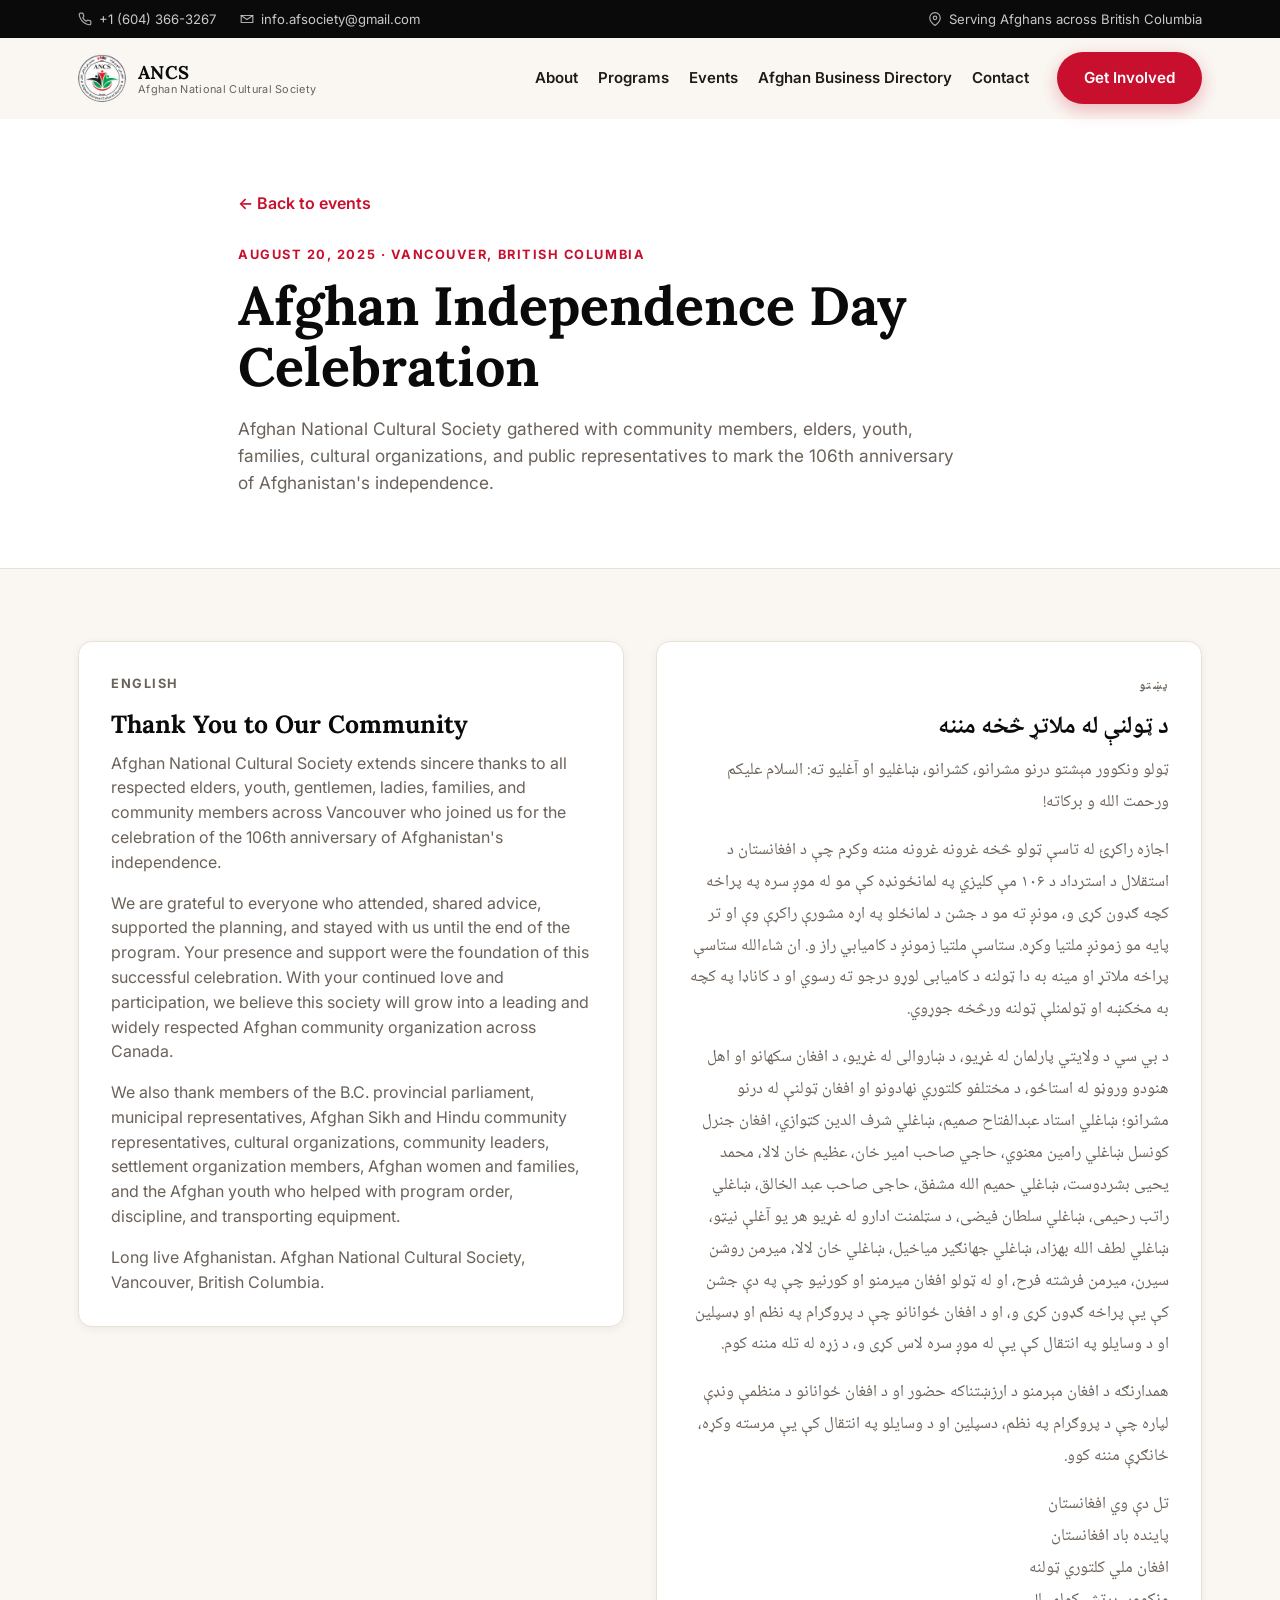
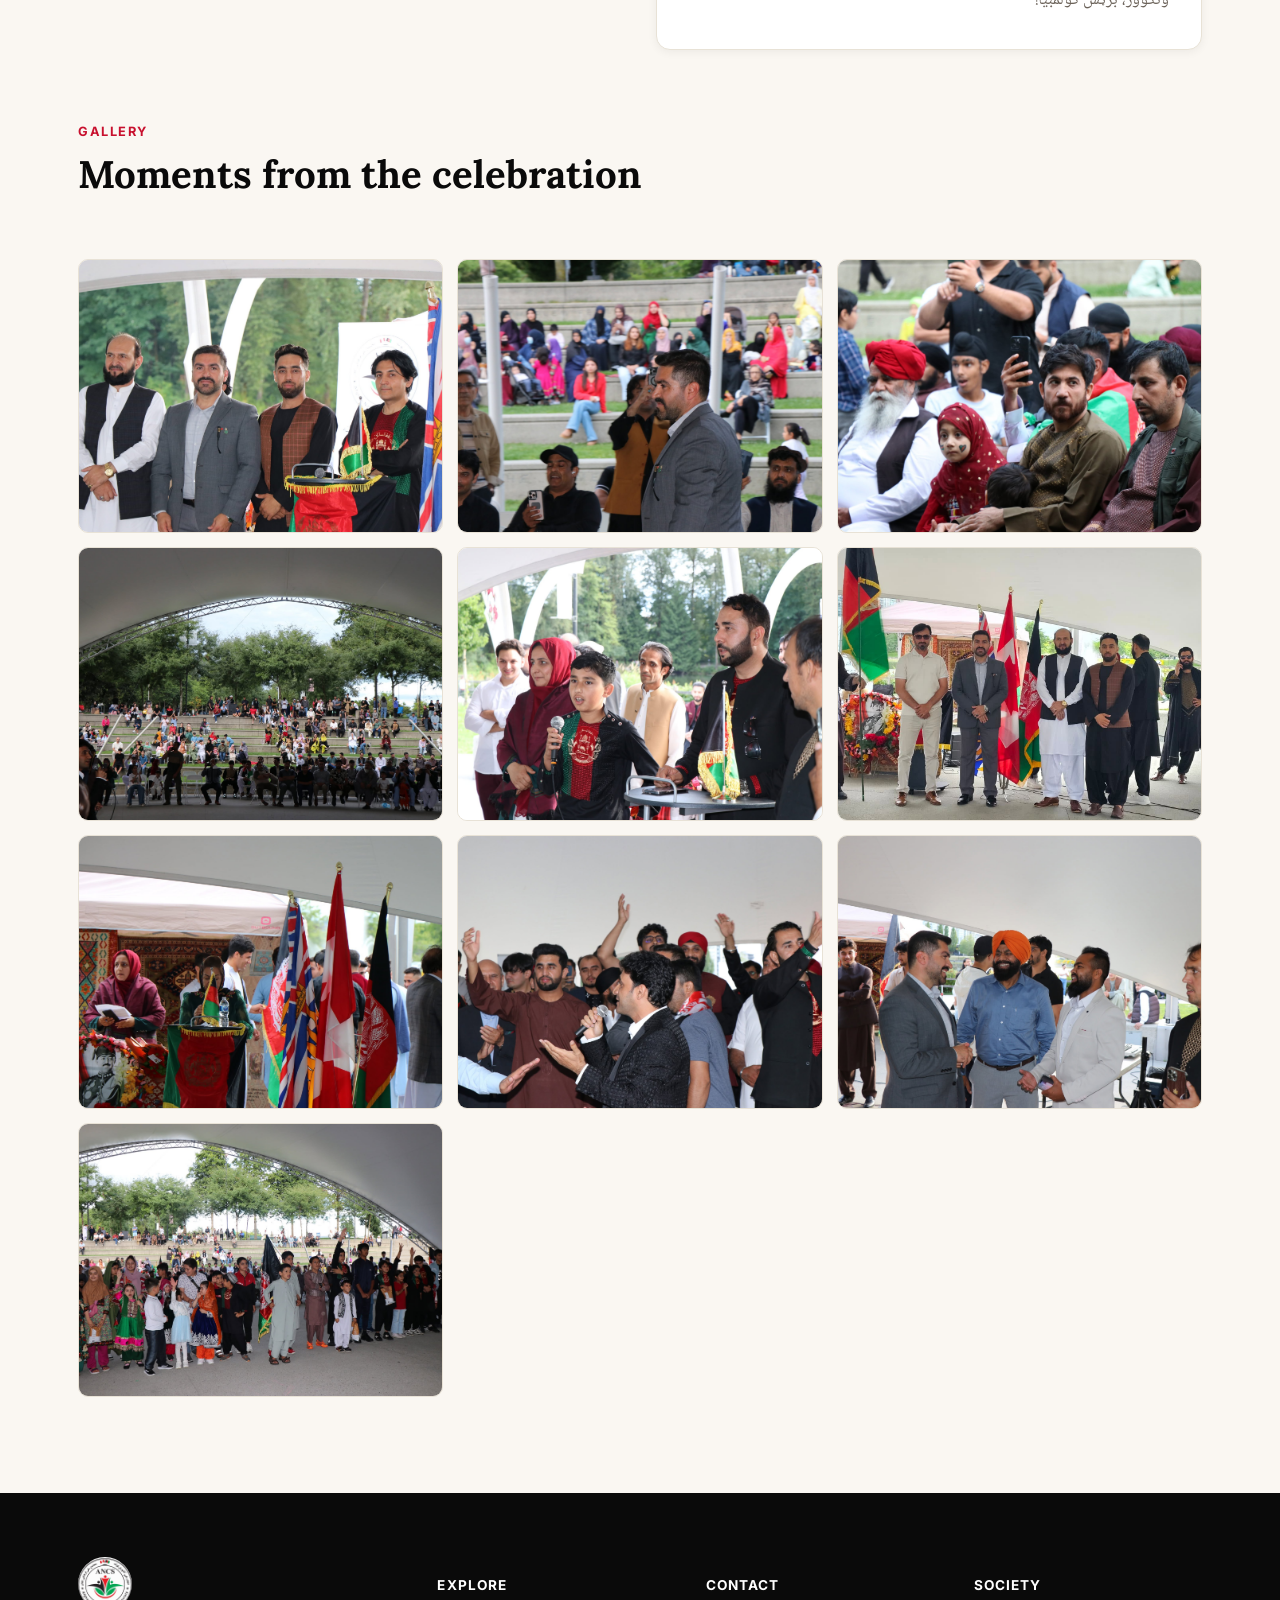
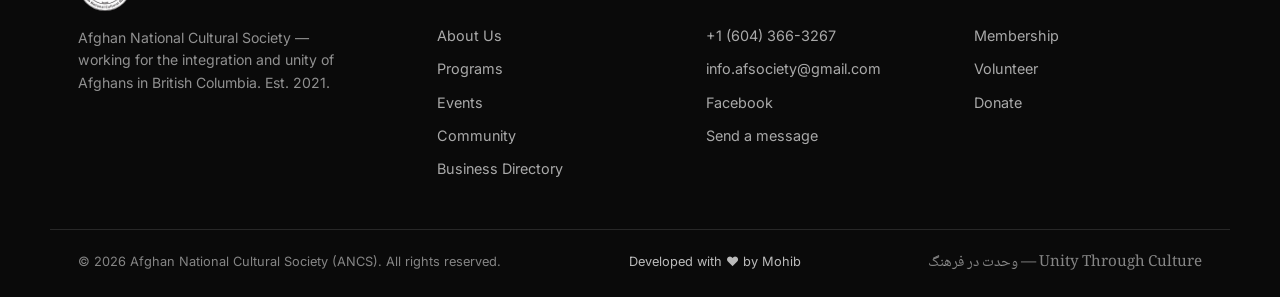
<file: afghan-independence-day-2025.html>
<!DOCTYPE html>
<html lang="en">
<head>
<meta charset="UTF-8">
<meta name="viewport" content="width=device-width, initial-scale=1.0">
<title>Afghan Independence Day Celebration — ANCS</title>
<link rel="icon" type="image/png" href="favicon.png">
<link rel="preconnect" href="https://fonts.googleapis.com">
<link rel="preconnect" href="https://fonts.gstatic.com" crossorigin>
<link href="https://fonts.googleapis.com/css2?family=Lora:ital,wght@0,500;0,600;0,700;1,500&family=Inter:wght@400;500;600;700;800&family=Noto+Naskh+Arabic:wght@500;700&display=swap" rel="stylesheet">
<link rel="stylesheet" href="styles.css">
</head>
<body>

<div class="topbar">
  <div class="topbar-inner">
    <div class="topbar-item">
      <svg width="14" height="14" viewBox="0 0 24 24" fill="none"><path d="M22 16.92v3a2 2 0 0 1-2.18 2 19.79 19.79 0 0 1-8.63-3.07 19.5 19.5 0 0 1-6-6 19.79 19.79 0 0 1-3.07-8.67A2 2 0 0 1 4.11 2h3a2 2 0 0 1 2 1.72c.127.96.361 1.903.7 2.81a2 2 0 0 1-.45 2.11L8.09 9.91a16 16 0 0 0 6 6l1.27-1.27a2 2 0 0 1 2.11-.45c.907.339 1.85.573 2.81.7A2 2 0 0 1 22 16.92z" stroke="currentColor" stroke-width="2" stroke-linecap="round" stroke-linejoin="round"/></svg>
      <a href="tel:+16043663267">+1 (604) 366-3267</a>
    </div>
    <div class="topbar-item">
      <svg width="14" height="14" viewBox="0 0 24 24" fill="none"><path d="M4 4h16v16H4z" stroke="none"/><path d="M22 6L12 13 2 6" stroke="currentColor" stroke-width="2" stroke-linecap="round" stroke-linejoin="round"/><path d="M2 6h20v12H2z" stroke="currentColor" stroke-width="2" stroke-linejoin="round"/></svg>
      <a href="mailto:info.afsociety@gmail.com">info.afsociety@gmail.com</a>
    </div>
    <div class="topbar-item topbar-loc">
      <svg width="14" height="14" viewBox="0 0 24 24" fill="none"><path d="M21 10c0 7-9 13-9 13s-9-6-9-13a9 9 0 1 1 18 0z" stroke="currentColor" stroke-width="2" stroke-linejoin="round"/><circle cx="12" cy="10" r="3" stroke="currentColor" stroke-width="2"/></svg>
      <span>Serving Afghans across British Columbia</span>
    </div>
  </div>
</div>

<header class="site-header">
  <div class="nav-wrap">
    <a href="index.html#top" class="brand">
      <img src="/logo.png" alt="ANCS Logo" class="brand-mark">
      <span class="brand-text">
        <strong>ANCS</strong>
        <small>Afghan National Cultural Society</small>
      </span>
    </a>
    <nav class="main-nav">
      <a href="index.html#about">About</a>
      <a href="index.html#programs">Programs</a>
      <a href="index.html#events">Events</a>
      <a href="business-directory.html">Afghan Business Directory</a>
      <a href="index.html#contact">Contact</a>
    </nav>
    <a href="index.html#contact" class="btn btn-primary nav-cta">Get Involved</a>
    <button class="nav-toggle" aria-label="Toggle menu" aria-expanded="false">
      <span></span><span></span><span></span>
    </button>
  </div>
</header>

<main>
  <section class="event-detail-hero">
    <div class="section-inner event-detail-hero-inner">
      <a href="index.html#events" class="text-link">← Back to events</a>
      <p class="kicker">August 20, 2025 · Vancouver, British Columbia</p>
      <h1>Afghan Independence Day Celebration</h1>
      <p>
        Afghan National Cultural Society gathered with community members, elders, youth, families,
        cultural organizations, and public representatives to mark the 106th anniversary of
        Afghanistan's independence.
      </p>
    </div>
  </section>

  <section class="event-detail-content">
    <div class="section-inner event-detail-grid">
      <article class="event-story">
        <p class="kicker">English</p>
        <h2>Thank You to Our Community</h2>
        <p>
          Afghan National Cultural Society extends sincere thanks to all respected elders, youth,
          gentlemen, ladies, families, and community members across Vancouver who joined us for the
          celebration of the 106th anniversary of Afghanistan's independence.
        </p>
        <p>
          We are grateful to everyone who attended, shared advice, supported the planning, and stayed
          with us until the end of the program. Your presence and support were the foundation of this
          successful celebration. With your continued love and participation, we believe this society
          will grow into a leading and widely respected Afghan community organization across Canada.
        </p>
        <p>
          We also thank members of the B.C. provincial parliament, municipal representatives, Afghan
          Sikh and Hindu community representatives, cultural organizations, community leaders,
          settlement organization members, Afghan women and families, and the Afghan youth who helped
          with program order, discipline, and transporting equipment.
        </p>
        <p>
          Long live Afghanistan. Afghan National Cultural Society, Vancouver, British Columbia.
        </p>
      </article>

      <article class="event-story event-story-pashto" lang="ps" dir="rtl">
        <p class="kicker">پښتو</p>
        <h2>د ټولنې له ملاتړ څخه مننه</h2>
        <p>
          ټولو ونکوور مېشتو درنو مشرانو، کشرانو، ښاغليو او آغليو ته:
          السلام علیکم ورحمت الله و برکاته!
        </p>
        <p>
          اجازه راکړئ له تاسې ټولو څخه غرونه غرونه مننه وکړم چې د افغانستان د استقلال
          د استرداد د ۱۰۶ مې کلیزي په لمانځونډه کې مو له موږ سره په پراخه کچه ګډون کړی و،
          مونږ ته مو د جشن د لمانځلو په اړه مشورې راکړې وې او تر پایه مو زمونږ ملتیا وکړه.
          ستاسې ملتیا زمونږ د کامیابي راز و. ان شاءالله ستاسې پراخه ملاتړ او مینه به دا
          ټولنه د کامیابی لوړو درجو ته رسوي او د کاناډا په کچه به مخکښه او ټولمنلې ټولنه
          ورڅخه جوړوي.
        </p>
        <p>
          د بي سي د ولایتي پارلمان له غړیو، د ښاروالی له غړیو، د افغان سکهانو او اهل هنودو
          وروڼو له استاځو، د مختلفو کلتوري نهادونو او افغان ټولنې له درنو مشرانو؛ ښاغلي استاد
          عبدالفتاح صمیم، ښاغلي شرف الدین کټوازي، افغان جنرل کونسل ښاغلي رامین معنوي،
          حاجي صاحب امیر خان، عظیم خان لالا، محمد یحیی بشردوست، ښاغلي حمیم الله مشفق،
          حاجی صاحب عبد الخالق، ښاغلي راتب رحیمی، ښاغلي سلطان فیضی، د سټلمنت ادارو
          له غړیو هر یو آغلې نیټو، ښاغلي لطف الله بهزاد، ښاغلي جهانګیر میاخیل، ښاغلي خان لالا،
          میرمن روشن سیرن، میرمن فرشته فرح، او له ټولو افغان میرمنو او کورنیو چې په دې جشن کې
          یې پراخه ګډون کړی و، او د افغان ځوانانو چې د پروګرام په نظم او ډسپلین او د وسایلو
          په انتقال کې یې له موږ سره لاس کړی و، د زړه له تله مننه کوم.
        </p>
        <p>
          همدارنګه د افغان مېرمنو د ارزښتناکه حضور او د افغان ځوانانو د منظمې ونډې لپاره چې
          د پروګرام په نظم، دسپلین او د وسایلو په انتقال کې یې مرسته وکړه، ځانګړې مننه کوو.
        </p>
        <p>
          تل دې وي افغانستان<br>
          پاینده باد افغانستان<br>
          افغان ملي کلتوري ټولنه<br>
          ونکوور، برټش کولمبیا!
        </p>
      </article>
    </div>
  </section>

  <section class="event-gallery-section">
    <div class="section-inner">
      <div class="section-head section-head-row">
        <div>
          <p class="kicker">Gallery</p>
          <h2>Moments from the celebration</h2>
        </div>
      </div>
      <div class="event-gallery">
        <img src="assets/Afg-indepence-day/pic1.jpg" alt="Afghan Independence Day Celebration photo 1" loading="lazy">
        <img src="assets/Afg-indepence-day/pic2.jpg" alt="Afghan Independence Day Celebration photo 2" loading="lazy">
        <img src="assets/Afg-indepence-day/pic3.jpg" alt="Afghan Independence Day Celebration photo 3" loading="lazy">
        <img src="assets/Afg-indepence-day/pic4.jpg" alt="Afghan Independence Day Celebration photo 4" loading="lazy">
        <img src="assets/Afg-indepence-day/pic5.jpg" alt="Afghan Independence Day Celebration photo 5" loading="lazy">
        <img src="assets/Afg-indepence-day/pic6.jpg" alt="Afghan Independence Day Celebration photo 6" loading="lazy">
        <img src="assets/Afg-indepence-day/pic7.jpg" alt="Afghan Independence Day Celebration photo 7" loading="lazy">
        <img src="assets/Afg-indepence-day/pic8.jpg" alt="Afghan Independence Day Celebration photo 8" loading="lazy">
        <img src="assets/Afg-indepence-day/pic9.jpg" alt="Afghan Independence Day Celebration photo 9" loading="lazy">
        <img src="assets/Afg-indepence-day/pic10.jpg" alt="Afghan Independence Day Celebration photo 10" loading="lazy">
      </div>
    </div>
  </section>
</main>

<footer class="site-footer">
  <div class="section-inner footer-grid">
    <div class="footer-brand">
      <img src="/logo.png" alt="ANCS Logo">
      <p>Afghan National Cultural Society — working for the integration and unity of Afghans in British Columbia. Est. 2021.</p>
    </div>
    <div class="footer-col">
      <h4>Explore</h4>
      <a href="index.html#about">About Us</a>
      <a href="index.html#programs">Programs</a>
      <a href="index.html#events">Events</a>
      <a href="index.html#community">Community</a>
      <a href="business-directory.html">Business Directory</a>
    </div>
    <div class="footer-col">
      <h4>Contact</h4>
      <a href="tel:+16043663267">+1 (604) 366-3267</a>
      <a href="mailto:info.afsociety@gmail.com">info.afsociety@gmail.com</a>
      <a href="https://www.facebook.com/profile.php?id=100090838821300" target="_blank" rel="noopener noreferrer">Facebook</a>
      <a href="index.html#contact">Send a message</a>
    </div>
    <div class="footer-col">
      <h4>Society</h4>
      <a href="index.html#contact">Membership</a>
      <a href="index.html#contact">Volunteer</a>
      <a href="index.html#contact">Donate</a>
    </div>
  </div>
  <div class="footer-bottom">
    <span>© 2026 Afghan National Cultural Society (ANCS). All rights reserved.</span>
    <a class="developer-credit" href="https://www.mohibwaziri.ca/" target="_blank" rel="noopener noreferrer">Developed with ❤️ by Mohib</a>
    <span class="footer-tagline">وحدت در فرهنگ — Unity Through Culture</span>
  </div>
</footer>

<script>
  const toggle = document.querySelector('.nav-toggle');
  toggle.addEventListener('click', () => {
    const open = document.body.classList.toggle('nav-open');
    toggle.setAttribute('aria-expanded', open);
  });

  document.querySelectorAll('.main-nav a').forEach(link => {
    link.addEventListener('click', () => document.body.classList.remove('nav-open'));
  });

  const header = document.querySelector('.site-header');
  window.addEventListener('scroll', () => {
    header.classList.toggle('scrolled', window.scrollY > 10);
  });
</script>
</body>
</html>
</file>
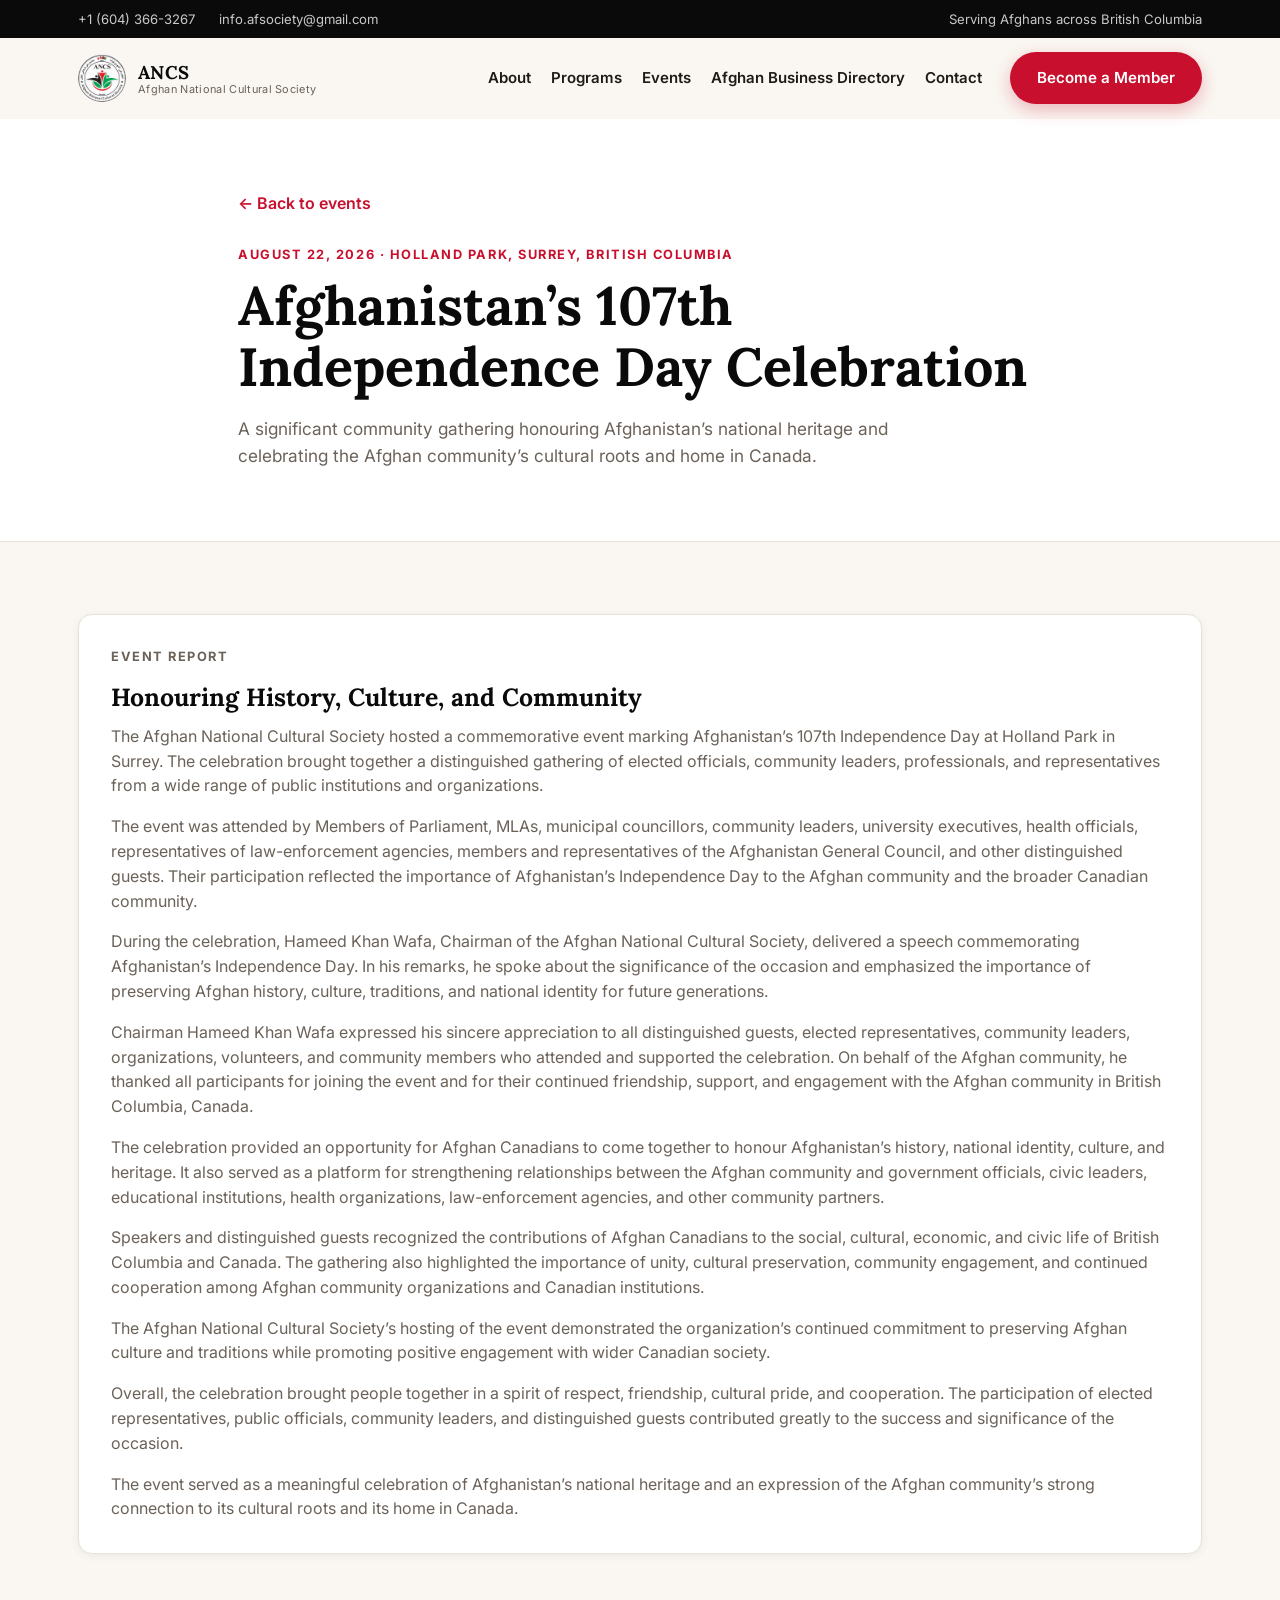
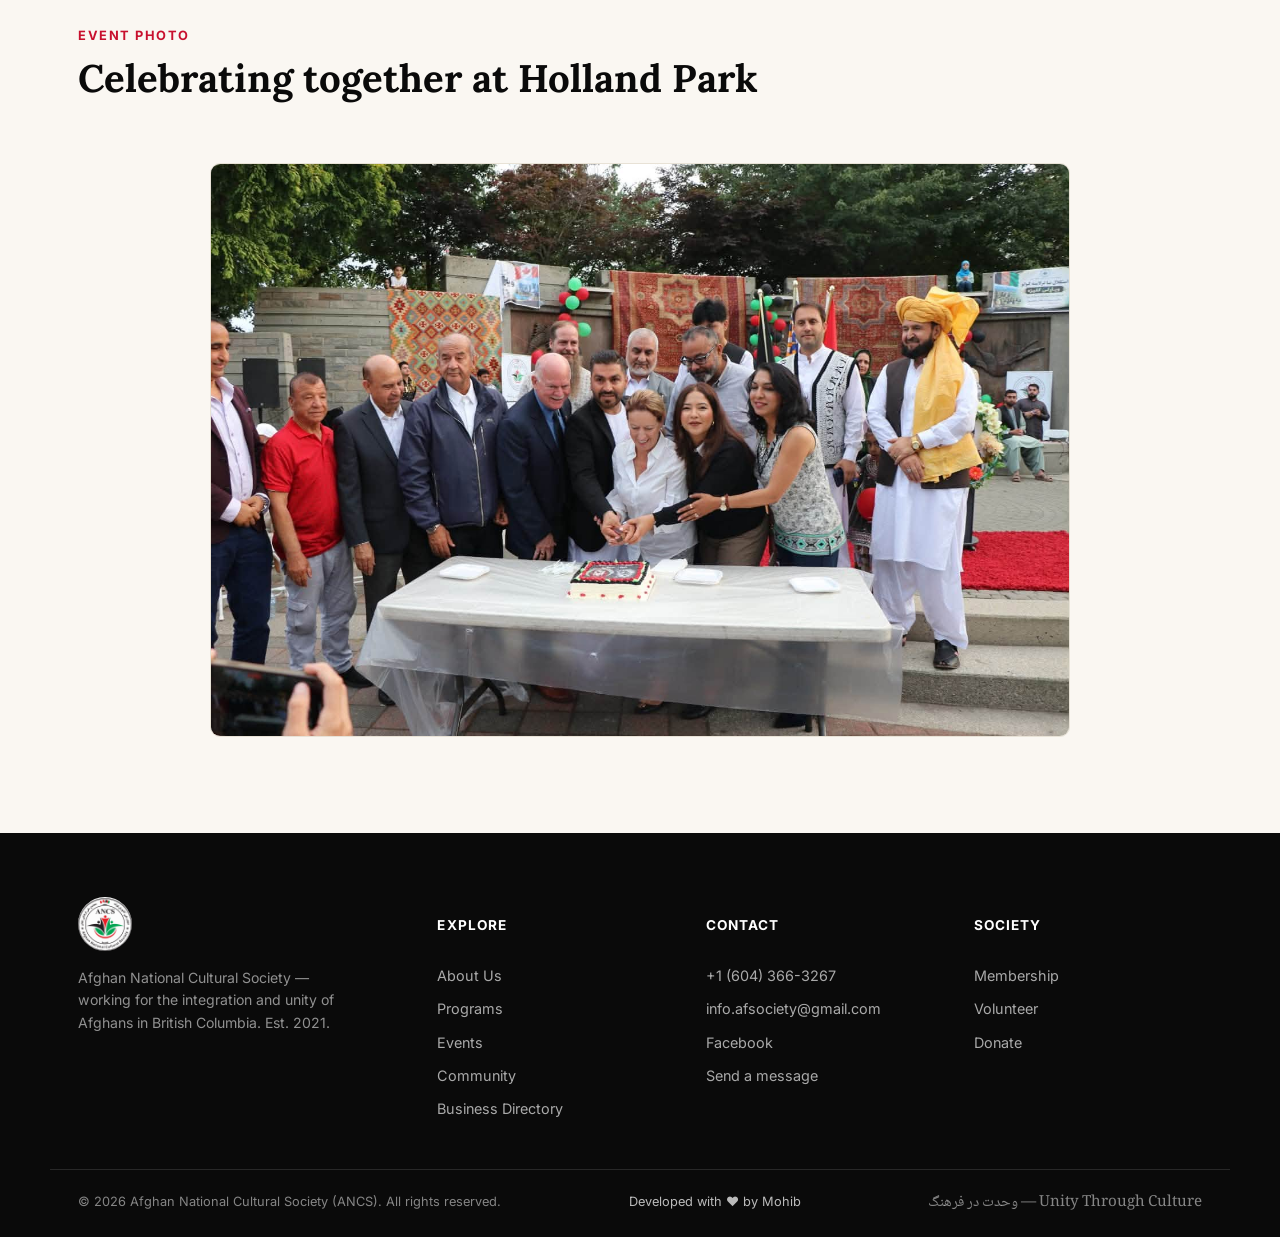
<file: afghanistan-independence-day-2026.html>
<!DOCTYPE html>
<html lang="en">
<head>
<meta charset="UTF-8">
<meta name="viewport" content="width=device-width, initial-scale=1.0">
<meta name="description" content="Report on Afghanistan's 107th Independence Day celebration hosted by ANCS at Holland Park in Surrey on August 22, 2026.">
<title>Afghanistan’s 107th Independence Day Celebration — ANCS</title>
<link rel="icon" type="image/png" href="favicon.png">
<link rel="preconnect" href="https://fonts.googleapis.com">
<link rel="preconnect" href="https://fonts.gstatic.com" crossorigin>
<link href="https://fonts.googleapis.com/css2?family=Lora:ital,wght@0,500;0,600;0,700;1,500&family=Inter:wght@400;500;600;700;800&family=Noto+Naskh+Arabic:wght@500;700&display=swap" rel="stylesheet">
<link rel="stylesheet" href="styles.css">
</head>
<body>

<div class="topbar">
  <div class="topbar-inner">
    <div class="topbar-item"><a href="tel:+16043663267">+1 (604) 366-3267</a></div>
    <div class="topbar-item"><a href="mailto:info.afsociety@gmail.com">info.afsociety@gmail.com</a></div>
    <div class="topbar-item topbar-loc"><span>Serving Afghans across British Columbia</span></div>
  </div>
</div>

<header class="site-header">
  <div class="nav-wrap">
    <a href="index.html#top" class="brand">
      <img src="logo.png" alt="ANCS Logo" class="brand-mark">
      <span class="brand-text"><strong>ANCS</strong><small>Afghan National Cultural Society</small></span>
    </a>
    <nav class="main-nav">
      <a href="index.html#about">About</a>
      <a href="index.html#programs">Programs</a>
      <a href="index.html#events">Events</a>
      <a href="business-directory.html">Afghan Business Directory</a>
      <a href="index.html#contact">Contact</a>
    </nav>
    <a href="membership.html" class="btn btn-primary nav-cta">Become a Member</a>
    <button class="nav-toggle" aria-label="Toggle menu" aria-expanded="false"><span></span><span></span><span></span></button>
  </div>
</header>

<main>
  <section class="event-detail-hero">
    <div class="section-inner event-detail-hero-inner">
      <a href="index.html#events" class="text-link">← Back to events</a>
      <p class="kicker">August 22, 2026 · Holland Park, Surrey, British Columbia</p>
      <h1>Afghanistan’s 107th Independence Day Celebration</h1>
      <p>A significant community gathering honouring Afghanistan’s national heritage and celebrating the Afghan community’s cultural roots and home in Canada.</p>
    </div>
  </section>

  <section class="event-detail-content">
    <div class="section-inner event-detail-grid">
      <article class="event-story">
        <p class="kicker">Event Report</p>
        <h2>Honouring History, Culture, and Community</h2>
        <p>The Afghan National Cultural Society hosted a commemorative event marking Afghanistan’s 107th Independence Day at Holland Park in Surrey. The celebration brought together a distinguished gathering of elected officials, community leaders, professionals, and representatives from a wide range of public institutions and organizations.</p>
        <p>The event was attended by Members of Parliament, MLAs, municipal councillors, community leaders, university executives, health officials, representatives of law-enforcement agencies, members and representatives of the Afghanistan General Council, and other distinguished guests. Their participation reflected the importance of Afghanistan’s Independence Day to the Afghan community and the broader Canadian community.</p>
        <p>During the celebration, Hameed Khan Wafa, Chairman of the Afghan National Cultural Society, delivered a speech commemorating Afghanistan’s Independence Day. In his remarks, he spoke about the significance of the occasion and emphasized the importance of preserving Afghan history, culture, traditions, and national identity for future generations.</p>
        <p>Chairman Hameed Khan Wafa expressed his sincere appreciation to all distinguished guests, elected representatives, community leaders, organizations, volunteers, and community members who attended and supported the celebration. On behalf of the Afghan community, he thanked all participants for joining the event and for their continued friendship, support, and engagement with the Afghan community in British Columbia, Canada.</p>
        <p>The celebration provided an opportunity for Afghan Canadians to come together to honour Afghanistan’s history, national identity, culture, and heritage. It also served as a platform for strengthening relationships between the Afghan community and government officials, civic leaders, educational institutions, health organizations, law-enforcement agencies, and other community partners.</p>
        <p>Speakers and distinguished guests recognized the contributions of Afghan Canadians to the social, cultural, economic, and civic life of British Columbia and Canada. The gathering also highlighted the importance of unity, cultural preservation, community engagement, and continued cooperation among Afghan community organizations and Canadian institutions.</p>
        <p>The Afghan National Cultural Society’s hosting of the event demonstrated the organization’s continued commitment to preserving Afghan culture and traditions while promoting positive engagement with wider Canadian society.</p>
        <p>Overall, the celebration brought people together in a spirit of respect, friendship, cultural pride, and cooperation. The participation of elected representatives, public officials, community leaders, and distinguished guests contributed greatly to the success and significance of the occasion.</p>
        <p>The event served as a meaningful celebration of Afghanistan’s national heritage and an expression of the Afghan community’s strong connection to its cultural roots and its home in Canada.</p>
      </article>
    </div>
  </section>

  <section class="event-gallery-section">
    <div class="section-inner">
      <div class="section-head section-head-row"><div><p class="kicker">Event Photo</p><h2>Celebrating together at Holland Park</h2></div></div>
      <div class="event-gallery event-gallery-single">
        <img src="assets/Afg-107-Independence-day/afg independence.jpg" alt="Guests gathered for Afghanistan's 107th Independence Day celebration at Holland Park in Surrey" loading="lazy">
      </div>
    </div>
  </section>
</main>

<footer class="site-footer">
  <div class="section-inner footer-grid">
    <div class="footer-brand"><img src="logo.png" alt="ANCS Logo"><p>Afghan National Cultural Society — working for the integration and unity of Afghans in British Columbia. Est. 2021.</p></div>
    <div class="footer-col"><h4>Explore</h4><a href="index.html#about">About Us</a><a href="index.html#programs">Programs</a><a href="index.html#events">Events</a><a href="index.html#community">Community</a>
      <a href="business-directory.html">Business Directory</a></div>
    <div class="footer-col"><h4>Contact</h4><a href="tel:+16043663267">+1 (604) 366-3267</a><a href="mailto:info.afsociety@gmail.com">info.afsociety@gmail.com</a><a href="https://www.facebook.com/profile.php?id=100090838821300" target="_blank" rel="noopener noreferrer">Facebook</a><a href="index.html#contact">Send a message</a></div>
    <div class="footer-col"><h4>Society</h4><a href="membership.html">Membership</a><a href="index.html#contact">Volunteer</a><a href="index.html#contact">Donate</a></div>
  </div>
  <div class="footer-bottom"><span>© 2026 Afghan National Cultural Society (ANCS). All rights reserved.</span><a class="developer-credit" href="https://www.mohibwaziri.ca/" target="_blank" rel="noopener noreferrer">Developed with ❤️ by Mohib</a><span class="footer-tagline">وحدت در فرهنگ — Unity Through Culture</span></div>
</footer>

<script>
  const toggle = document.querySelector('.nav-toggle');
  toggle.addEventListener('click', () => {
    const open = document.body.classList.toggle('nav-open');
    toggle.setAttribute('aria-expanded', open);
  });
  document.querySelectorAll('.main-nav a').forEach(link => link.addEventListener('click', () => document.body.classList.remove('nav-open')));
  const header = document.querySelector('.site-header');
  window.addEventListener('scroll', () => header.classList.toggle('scrolled', window.scrollY > 10));
</script>
</body>
</html>
</file>
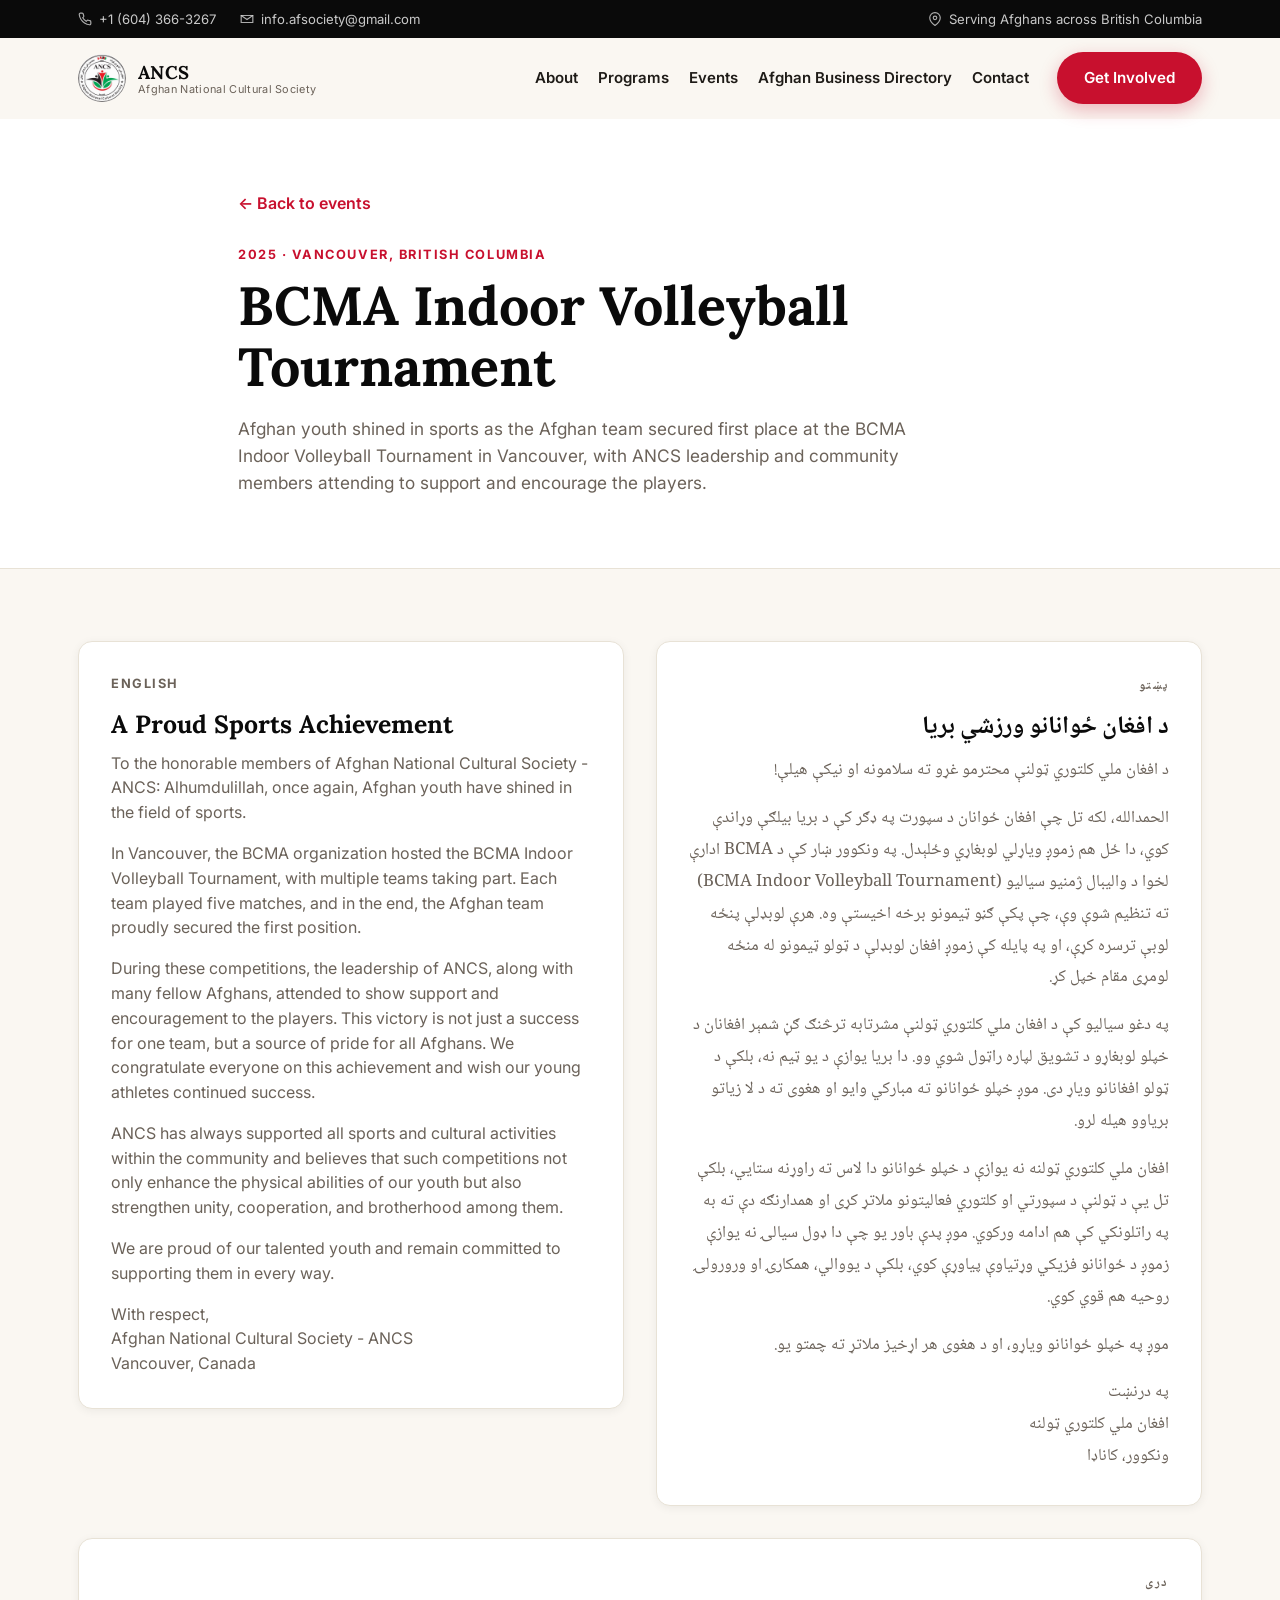
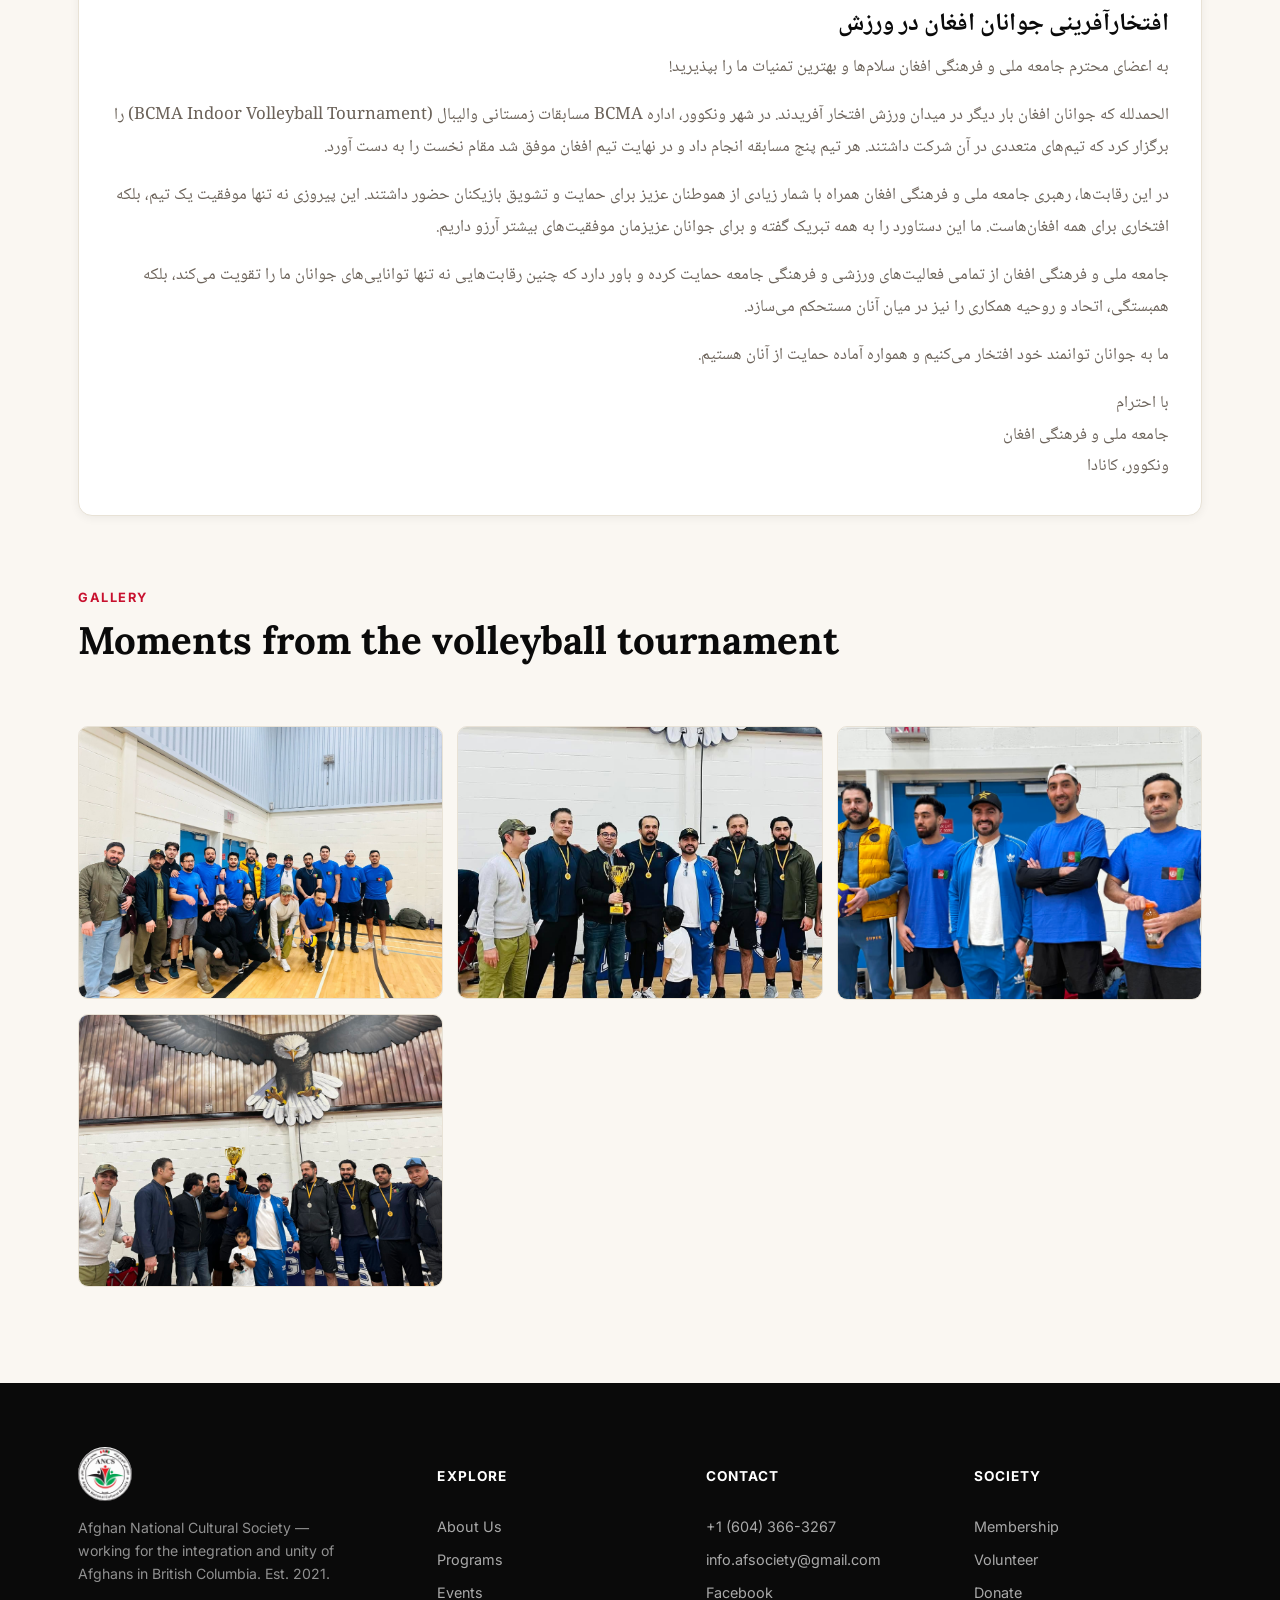
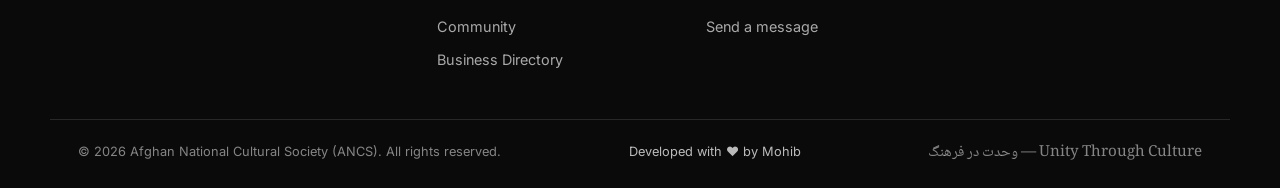
<file: bcma-volleyball-tournament-2025.html>
<!DOCTYPE html>
<html lang="en">
<head>
<meta charset="UTF-8">
<meta name="viewport" content="width=device-width, initial-scale=1.0">
<title>BCMA Indoor Volleyball Tournament — ANCS</title>
<link rel="icon" type="image/png" href="favicon.png">
<link rel="preconnect" href="https://fonts.googleapis.com">
<link rel="preconnect" href="https://fonts.gstatic.com" crossorigin>
<link href="https://fonts.googleapis.com/css2?family=Lora:ital,wght@0,500;0,600;0,700;1,500&family=Inter:wght@400;500;600;700;800&family=Noto+Naskh+Arabic:wght@500;700&display=swap" rel="stylesheet">
<link rel="stylesheet" href="styles.css">
</head>
<body>

<div class="topbar">
  <div class="topbar-inner">
    <div class="topbar-item">
      <svg width="14" height="14" viewBox="0 0 24 24" fill="none"><path d="M22 16.92v3a2 2 0 0 1-2.18 2 19.79 19.79 0 0 1-8.63-3.07 19.5 19.5 0 0 1-6-6 19.79 19.79 0 0 1-3.07-8.67A2 2 0 0 1 4.11 2h3a2 2 0 0 1 2 1.72c.127.96.361 1.903.7 2.81a2 2 0 0 1-.45 2.11L8.09 9.91a16 16 0 0 0 6 6l1.27-1.27a2 2 0 0 1 2.11-.45c.907.339 1.85.573 2.81.7A2 2 0 0 1 22 16.92z" stroke="currentColor" stroke-width="2" stroke-linecap="round" stroke-linejoin="round"/></svg>
      <a href="tel:+16043663267">+1 (604) 366-3267</a>
    </div>
    <div class="topbar-item">
      <svg width="14" height="14" viewBox="0 0 24 24" fill="none"><path d="M4 4h16v16H4z" stroke="none"/><path d="M22 6L12 13 2 6" stroke="currentColor" stroke-width="2" stroke-linecap="round" stroke-linejoin="round"/><path d="M2 6h20v12H2z" stroke="currentColor" stroke-width="2" stroke-linejoin="round"/></svg>
      <a href="mailto:info.afsociety@gmail.com">info.afsociety@gmail.com</a>
    </div>
    <div class="topbar-item topbar-loc">
      <svg width="14" height="14" viewBox="0 0 24 24" fill="none"><path d="M21 10c0 7-9 13-9 13s-9-6-9-13a9 9 0 1 1 18 0z" stroke="currentColor" stroke-width="2" stroke-linejoin="round"/><circle cx="12" cy="10" r="3" stroke="currentColor" stroke-width="2"/></svg>
      <span>Serving Afghans across British Columbia</span>
    </div>
  </div>
</div>

<header class="site-header">
  <div class="nav-wrap">
    <a href="index.html#top" class="brand">
      <img src="/logo.png" alt="ANCS Logo" class="brand-mark">
      <span class="brand-text">
        <strong>ANCS</strong>
        <small>Afghan National Cultural Society</small>
      </span>
    </a>
    <nav class="main-nav">
      <a href="index.html#about">About</a>
      <a href="index.html#programs">Programs</a>
      <a href="index.html#events">Events</a>
      <a href="business-directory.html">Afghan Business Directory</a>
      <a href="index.html#contact">Contact</a>
    </nav>
    <a href="index.html#contact" class="btn btn-primary nav-cta">Get Involved</a>
    <button class="nav-toggle" aria-label="Toggle menu" aria-expanded="false">
      <span></span><span></span><span></span>
    </button>
  </div>
</header>

<main>
  <section class="event-detail-hero">
    <div class="section-inner event-detail-hero-inner">
      <a href="index.html#events" class="text-link">← Back to events</a>
      <p class="kicker">2025 · Vancouver, British Columbia</p>
      <h1>BCMA Indoor Volleyball Tournament</h1>
      <p>
        Afghan youth shined in sports as the Afghan team secured first place at the
        BCMA Indoor Volleyball Tournament in Vancouver, with ANCS leadership and community
        members attending to support and encourage the players.
      </p>
    </div>
  </section>

  <section class="event-detail-content">
    <div class="section-inner event-detail-grid">
      <article class="event-story">
        <p class="kicker">English</p>
        <h2>A Proud Sports Achievement</h2>
        <p>
          To the honorable members of Afghan National Cultural Society - ANCS: Alhumdulillah,
          once again, Afghan youth have shined in the field of sports.
        </p>
        <p>
          In Vancouver, the BCMA organization hosted the BCMA Indoor Volleyball Tournament, with
          multiple teams taking part. Each team played five matches, and in the end, the Afghan
          team proudly secured the first position.
        </p>
        <p>
          During these competitions, the leadership of ANCS, along with many fellow Afghans,
          attended to show support and encouragement to the players. This victory is not just a
          success for one team, but a source of pride for all Afghans. We congratulate everyone
          on this achievement and wish our young athletes continued success.
        </p>
        <p>
          ANCS has always supported all sports and cultural activities within the community and
          believes that such competitions not only enhance the physical abilities of our youth but
          also strengthen unity, cooperation, and brotherhood among them.
        </p>
        <p>
          We are proud of our talented youth and remain committed to supporting them in every way.
        </p>
        <p>
          With respect,<br>
          Afghan National Cultural Society - ANCS<br>
          Vancouver, Canada
        </p>
      </article>

      <article class="event-story event-story-pashto" lang="ps" dir="rtl">
        <p class="kicker">پښتو</p>
        <h2>د افغان ځوانانو ورزشي بریا</h2>
        <p>
          د افغان ملي کلتوري ټولنې محترمو غړو ته سلامونه او نیکې هیلې!
        </p>
        <p>
          الحمدالله، لکه تل چې افغان ځوانان د سپورت په ډګر کې د بریا بیلګې وړاندې کوي، دا ځل
          هم زموږ ویاړلي لوبغاړي وځلېدل. په ونکوور ښار کې د BCMA ادارې لخوا د والیبال ژمنیو
          سیالیو (BCMA Indoor Volleyball Tournament) ته تنظیم شوې وې، چې پکې ګڼو ټیمونو برخه
          اخیستې وه. هرې لوبډلې پنځه لوبې ترسره کړې، او په پایله کې زموږ افغان لوبډلې د ټولو
          ټیمونو له منځه لومړی مقام خپل کړ.
        </p>
        <p>
          په دغو سیالیو کې د افغان ملي کلتوري ټولنې مشرتابه ترڅنګ ګڼ شمېر افغانان د خپلو
          لوبغاړو د تشویق لپاره راټول شوي وو. دا بریا یوازې د یو ټیم نه، بلکې د ټولو افغانانو
          ویاړ دی. موږ خپلو ځوانانو ته مبارکي وایو او هغوی ته د لا زیاتو بریاوو هیله لرو.
        </p>
        <p>
          افغان ملي کلتوري ټولنه نه یوازې د خپلو ځوانانو دا لاس ته راوړنه ستايي، بلکې تل یې
          د ټولنې د سپورتي او کلتوري فعالیتونو ملاتړ کړی او همدارنګه دې ته به په راتلونکي کې
          هم ادامه ورکوي. موږ پدې باور یو چې دا ډول سیالۍ نه یوازې زموږ د ځوانانو فزیکي
          وړتیاوې پیاوړې کوي، بلکې د یووالي، همکارۍ او ورورولۍ روحیه هم قوي کوي.
        </p>
        <p>
          موږ په خپلو ځوانانو ویاړو، او د هغوی هر اړخیز ملاتړ ته چمتو یو.
        </p>
        <p>
          په درنښت<br>
          افغان ملي کلتوري ټولنه<br>
          ونکوور، کاناډا
        </p>
      </article>

      <article class="event-story event-story-pashto" lang="fa" dir="rtl">
        <p class="kicker">دری</p>
        <h2>افتخارآفرینی جوانان افغان در ورزش</h2>
        <p>
          به اعضای محترم جامعه ملی و فرهنگی افغان سلام‌ها و بهترین تمنیات ما را بپذیرید!
        </p>
        <p>
          الحمدلله که جوانان افغان بار دیگر در میدان ورزش افتخار آفریدند. در شهر ونکوور،
          اداره BCMA مسابقات زمستانی والیبال (BCMA Indoor Volleyball Tournament) را برگزار
          کرد که تیم‌های متعددی در آن شرکت داشتند. هر تیم پنج مسابقه انجام داد و در نهایت
          تیم افغان موفق شد مقام نخست را به دست آورد.
        </p>
        <p>
          در این رقابت‌ها، رهبری جامعه ملی و فرهنگی افغان همراه با شمار زیادی از هموطنان عزیز
          برای حمایت و تشویق بازیکنان حضور داشتند. این پیروزی نه تنها موفقیت یک تیم، بلکه
          افتخاری برای همه افغان‌هاست. ما این دستاورد را به همه تبریک گفته و برای جوانان عزیزمان
          موفقیت‌های بیشتر آرزو داریم.
        </p>
        <p>
          جامعه ملی و فرهنگی افغان از تمامی فعالیت‌های ورزشی و فرهنگی جامعه حمایت کرده و باور
          دارد که چنین رقابت‌هایی نه‌ تنها توانایی‌های جوانان ما را تقویت می‌کند، بلکه همبستگی،
          اتحاد و روحیه همکاری را نیز در میان آنان مستحکم می‌سازد.
        </p>
        <p>
          ما به جوانان توانمند خود افتخار می‌کنیم و همواره آماده حمایت از آنان هستیم.
        </p>
        <p>
          با احترام<br>
          جامعه ملی و فرهنگی افغان<br>
          ونکوور، کانادا
        </p>
      </article>
    </div>
  </section>

  <section class="event-gallery-section">
    <div class="section-inner">
      <div class="section-head section-head-row">
        <div>
          <p class="kicker">Gallery</p>
          <h2>Moments from the volleyball tournament</h2>
        </div>
      </div>
      <div class="event-gallery">
        <img src="assets/volleyball-event/pic1.jpg" alt="BCMA Indoor Volleyball Tournament photo 1" loading="lazy">
        <img src="assets/volleyball-event/pic2.jpg" alt="BCMA Indoor Volleyball Tournament photo 2" loading="lazy">
        <img src="assets/volleyball-event/pic3.jpg" alt="BCMA Indoor Volleyball Tournament photo 3" loading="lazy">
        <img src="assets/volleyball-event/pic4.jpg" alt="BCMA Indoor Volleyball Tournament photo 4" loading="lazy">
      </div>
    </div>
  </section>
</main>

<footer class="site-footer">
  <div class="section-inner footer-grid">
    <div class="footer-brand">
      <img src="/logo.png" alt="ANCS Logo">
      <p>Afghan National Cultural Society — working for the integration and unity of Afghans in British Columbia. Est. 2021.</p>
    </div>
    <div class="footer-col">
      <h4>Explore</h4>
      <a href="index.html#about">About Us</a>
      <a href="index.html#programs">Programs</a>
      <a href="index.html#events">Events</a>
      <a href="index.html#community">Community</a>
      <a href="business-directory.html">Business Directory</a>
    </div>
    <div class="footer-col">
      <h4>Contact</h4>
      <a href="tel:+16043663267">+1 (604) 366-3267</a>
      <a href="mailto:info.afsociety@gmail.com">info.afsociety@gmail.com</a>
      <a href="https://www.facebook.com/profile.php?id=100090838821300" target="_blank" rel="noopener noreferrer">Facebook</a>
      <a href="index.html#contact">Send a message</a>
    </div>
    <div class="footer-col">
      <h4>Society</h4>
      <a href="index.html#contact">Membership</a>
      <a href="index.html#contact">Volunteer</a>
      <a href="index.html#contact">Donate</a>
    </div>
  </div>
  <div class="footer-bottom">
    <span>© 2026 Afghan National Cultural Society (ANCS). All rights reserved.</span>
    <a class="developer-credit" href="https://www.mohibwaziri.ca/" target="_blank" rel="noopener noreferrer">Developed with ❤️ by Mohib</a>
    <span class="footer-tagline">وحدت در فرهنگ — Unity Through Culture</span>
  </div>
</footer>

<script>
  const toggle = document.querySelector('.nav-toggle');
  toggle.addEventListener('click', () => {
    const open = document.body.classList.toggle('nav-open');
    toggle.setAttribute('aria-expanded', open);
  });

  document.querySelectorAll('.main-nav a').forEach(link => {
    link.addEventListener('click', () => document.body.classList.remove('nav-open'));
  });

  const header = document.querySelector('.site-header');
  window.addEventListener('scroll', () => {
    header.classList.toggle('scrolled', window.scrollY > 10);
  });
</script>
</body>
</html>
</file>
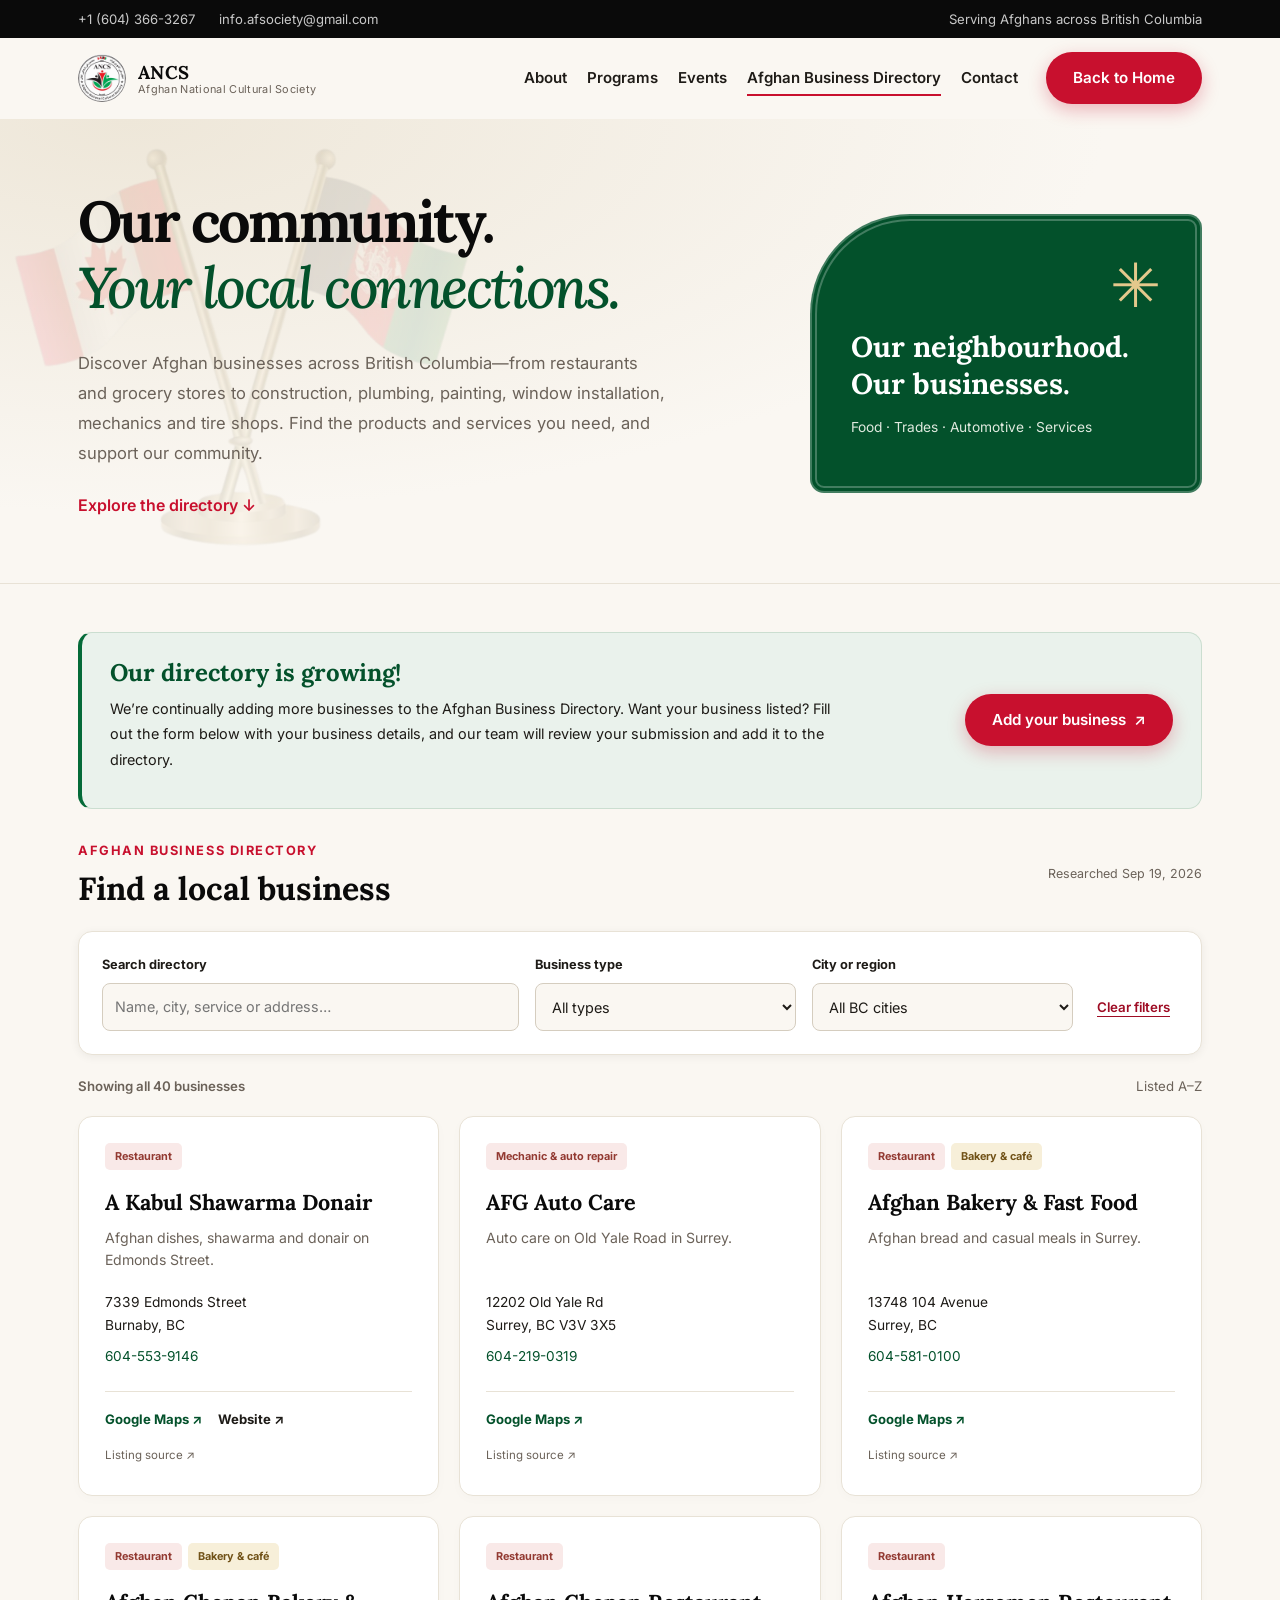
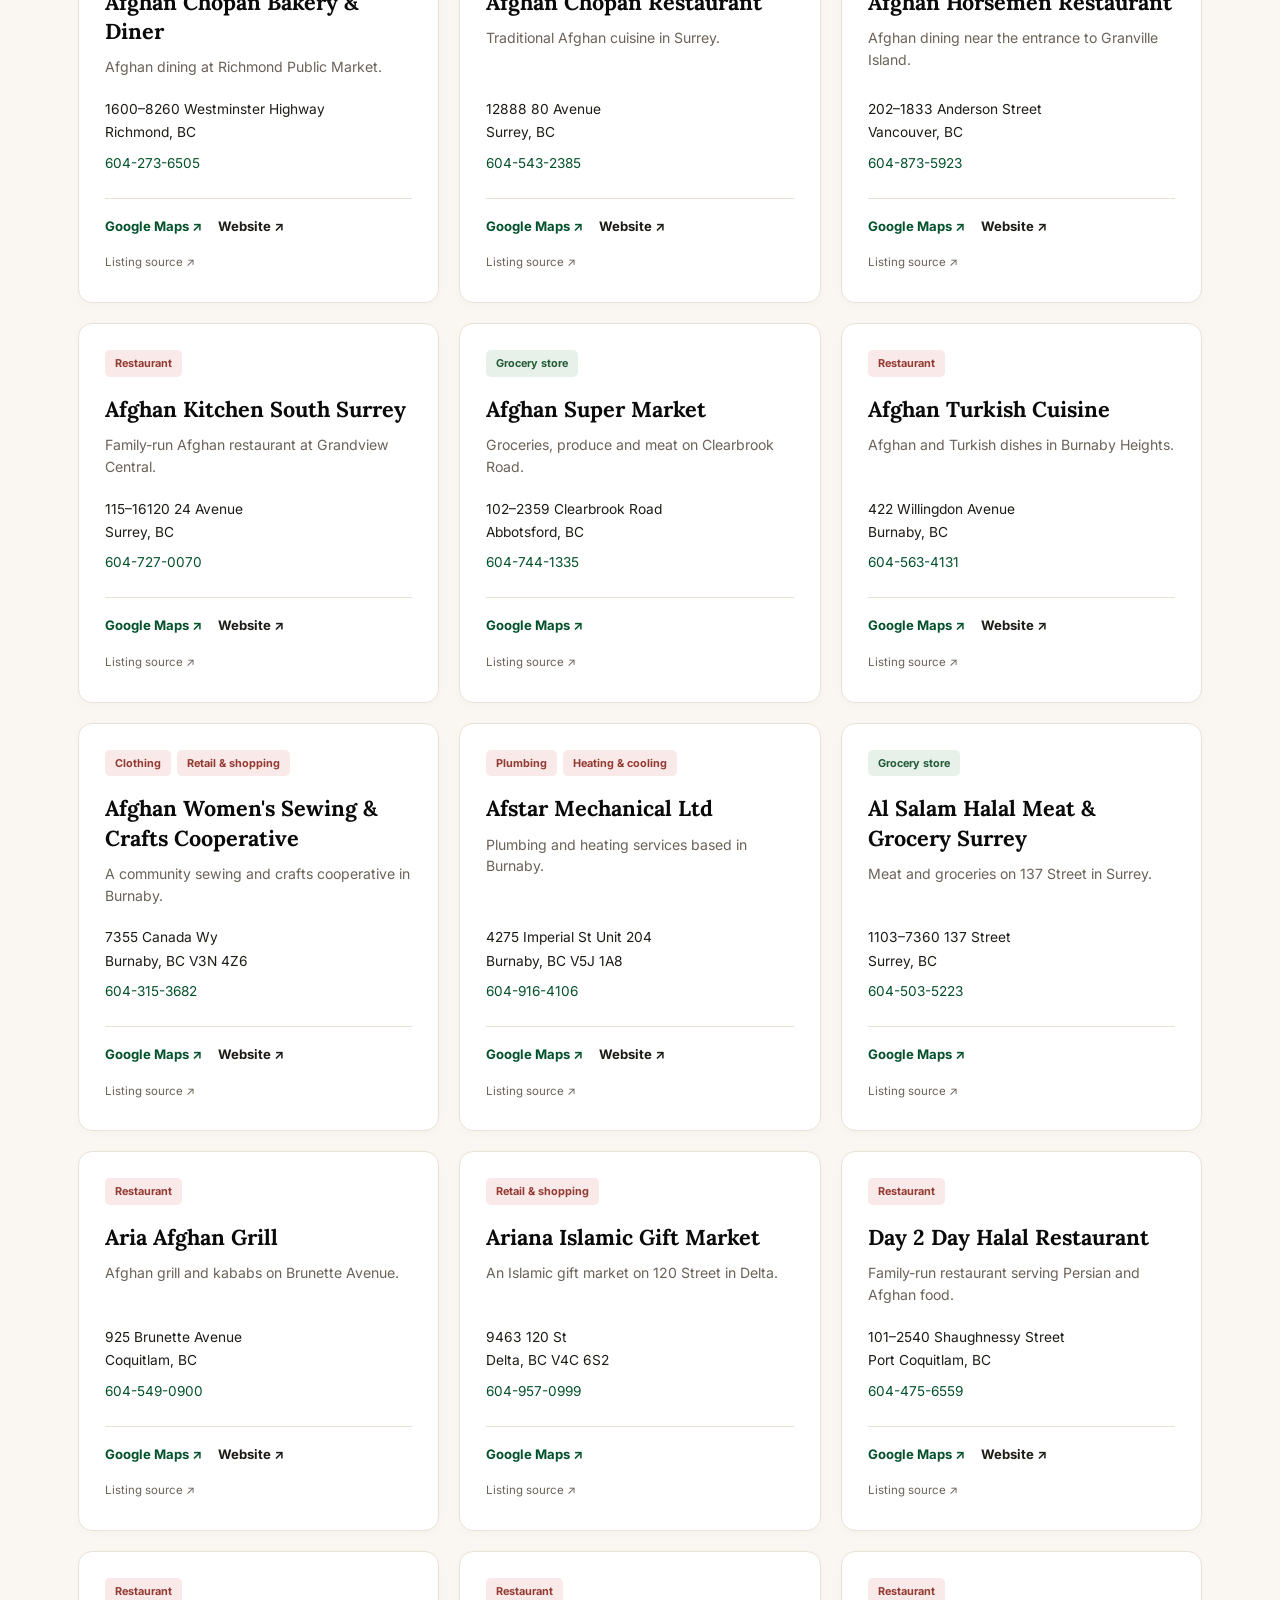
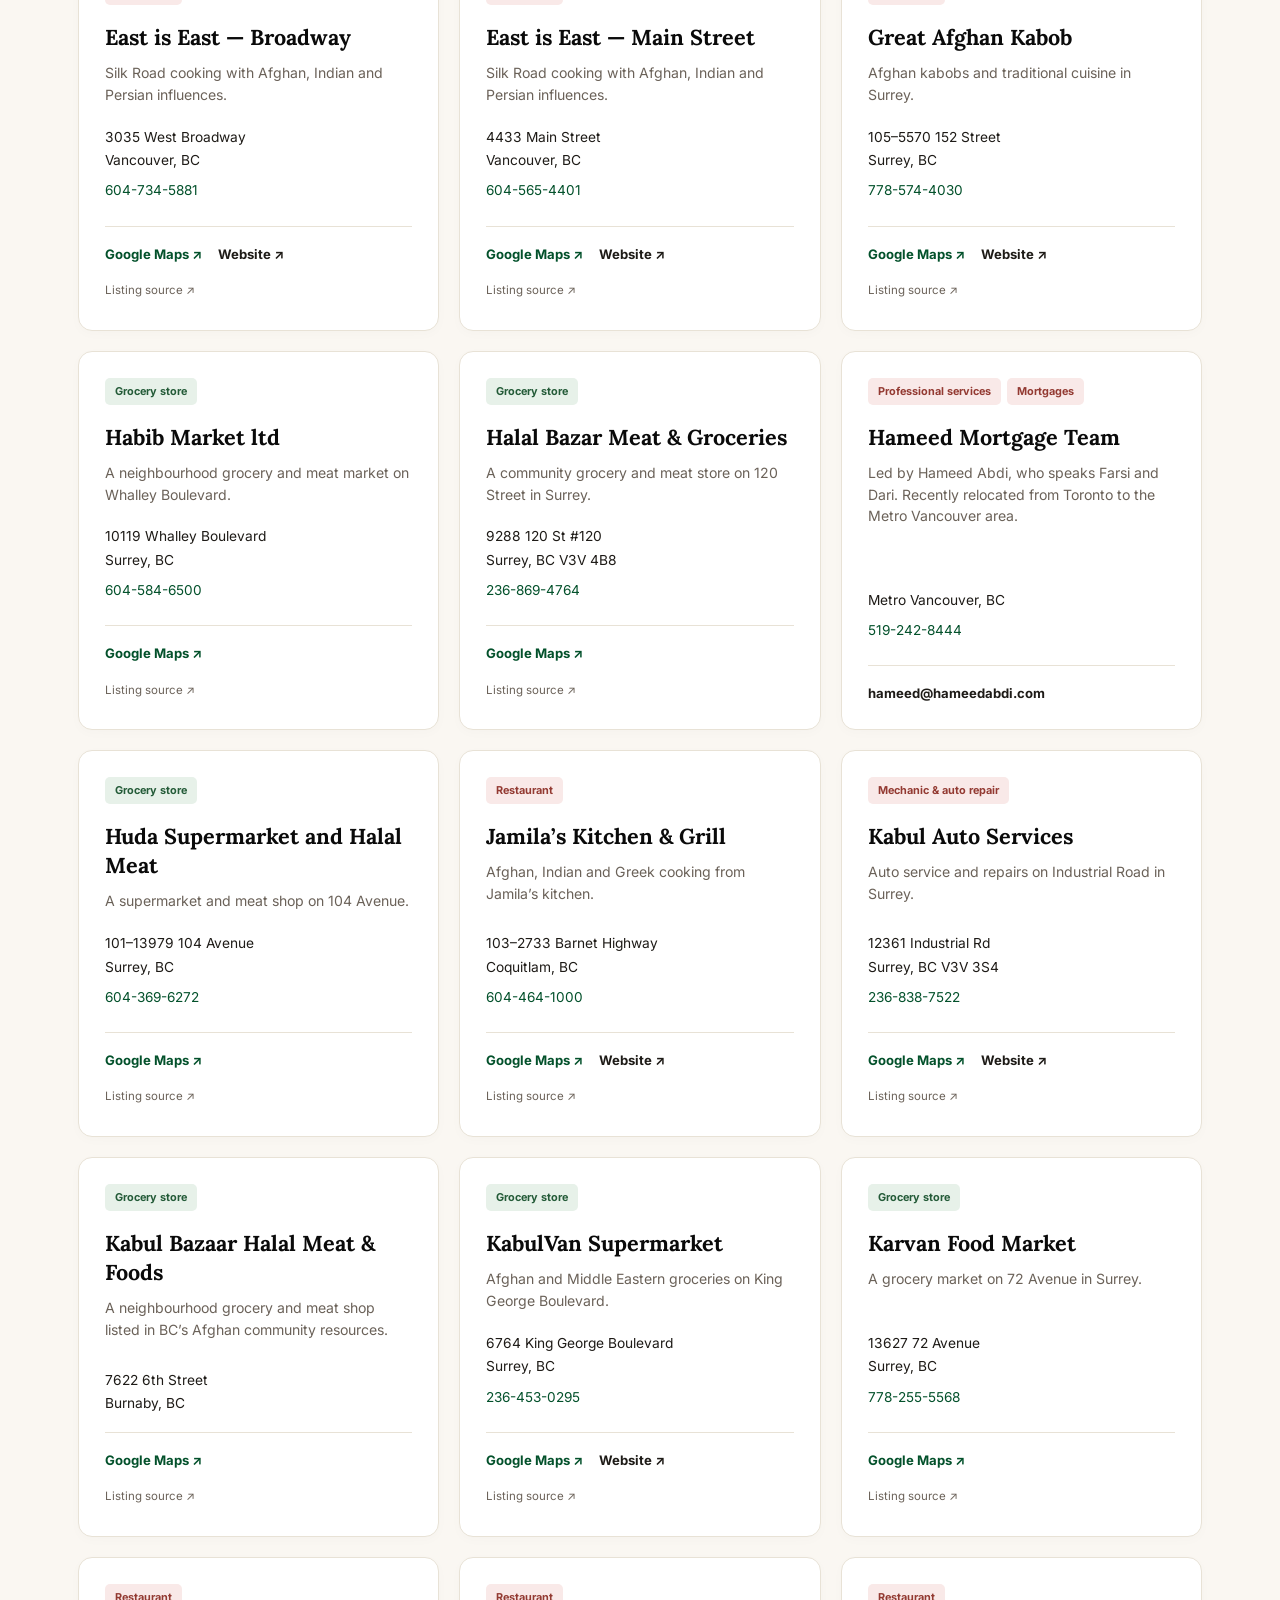
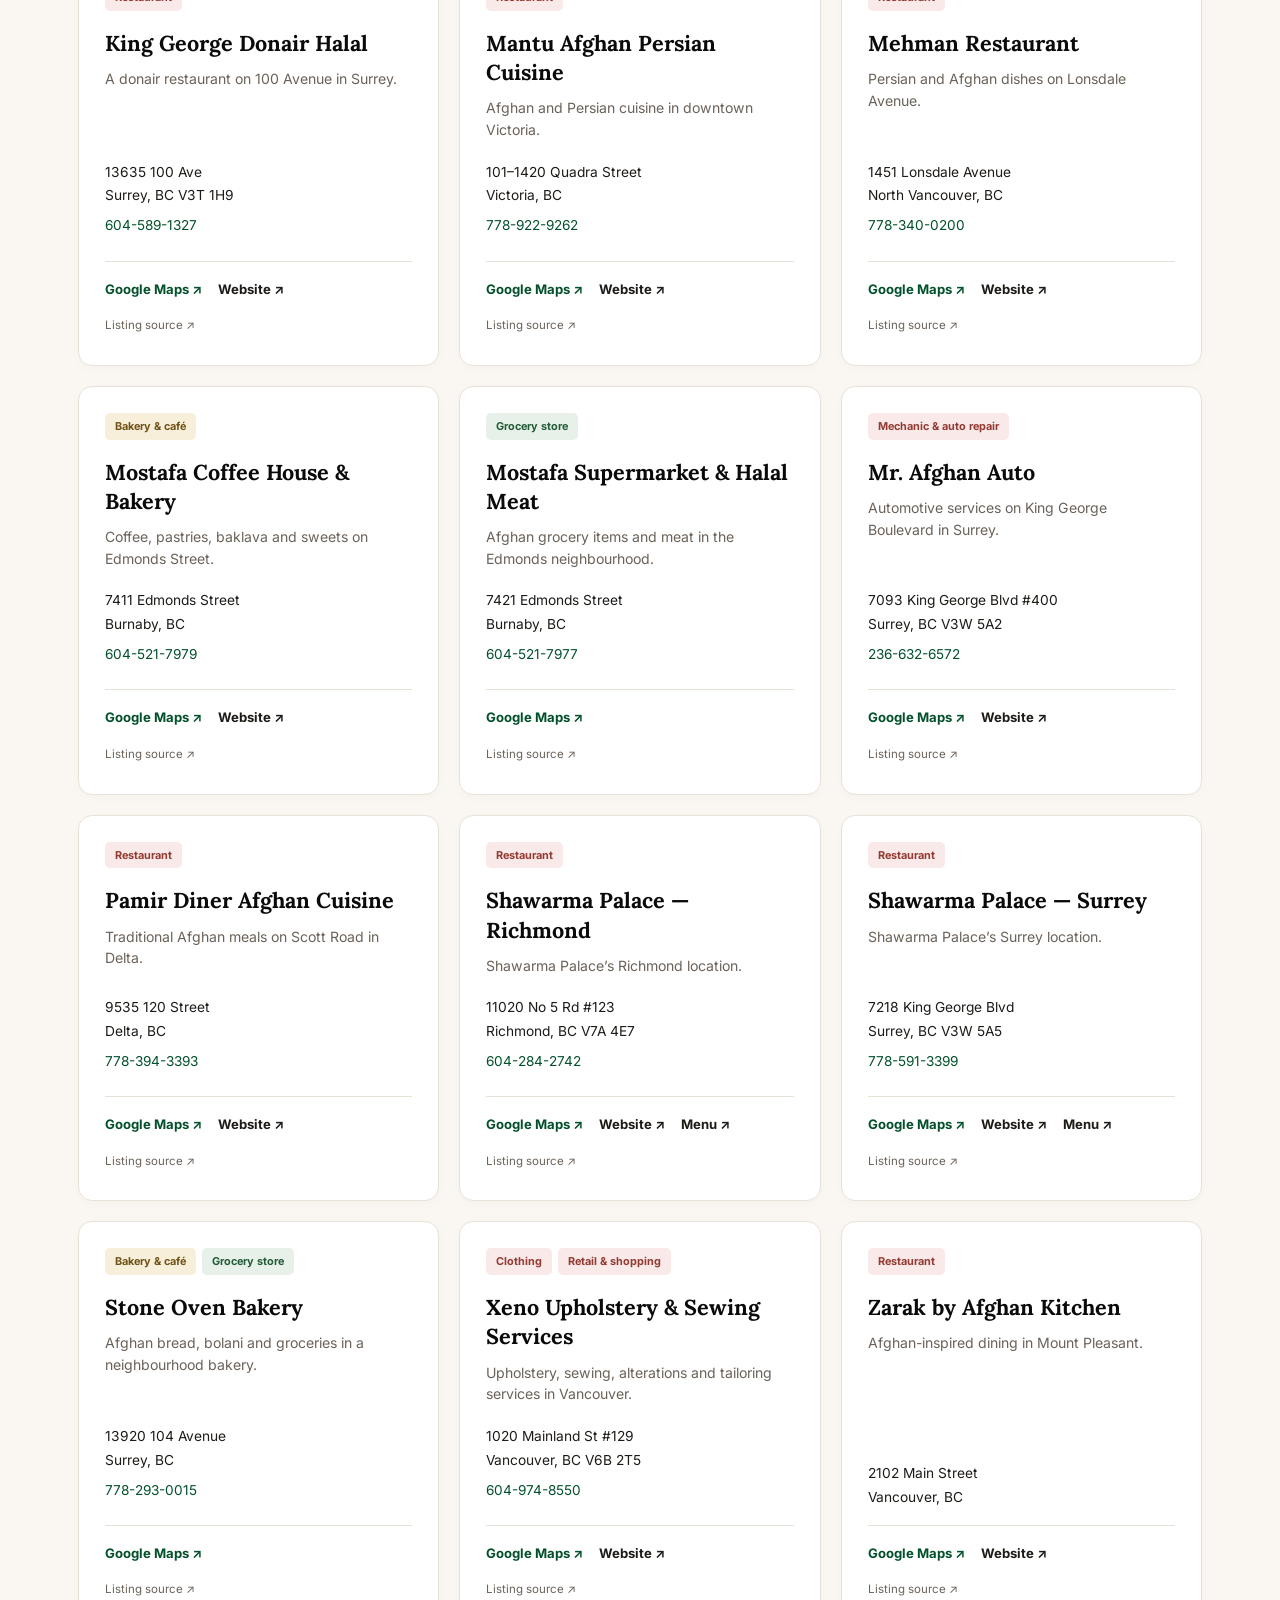
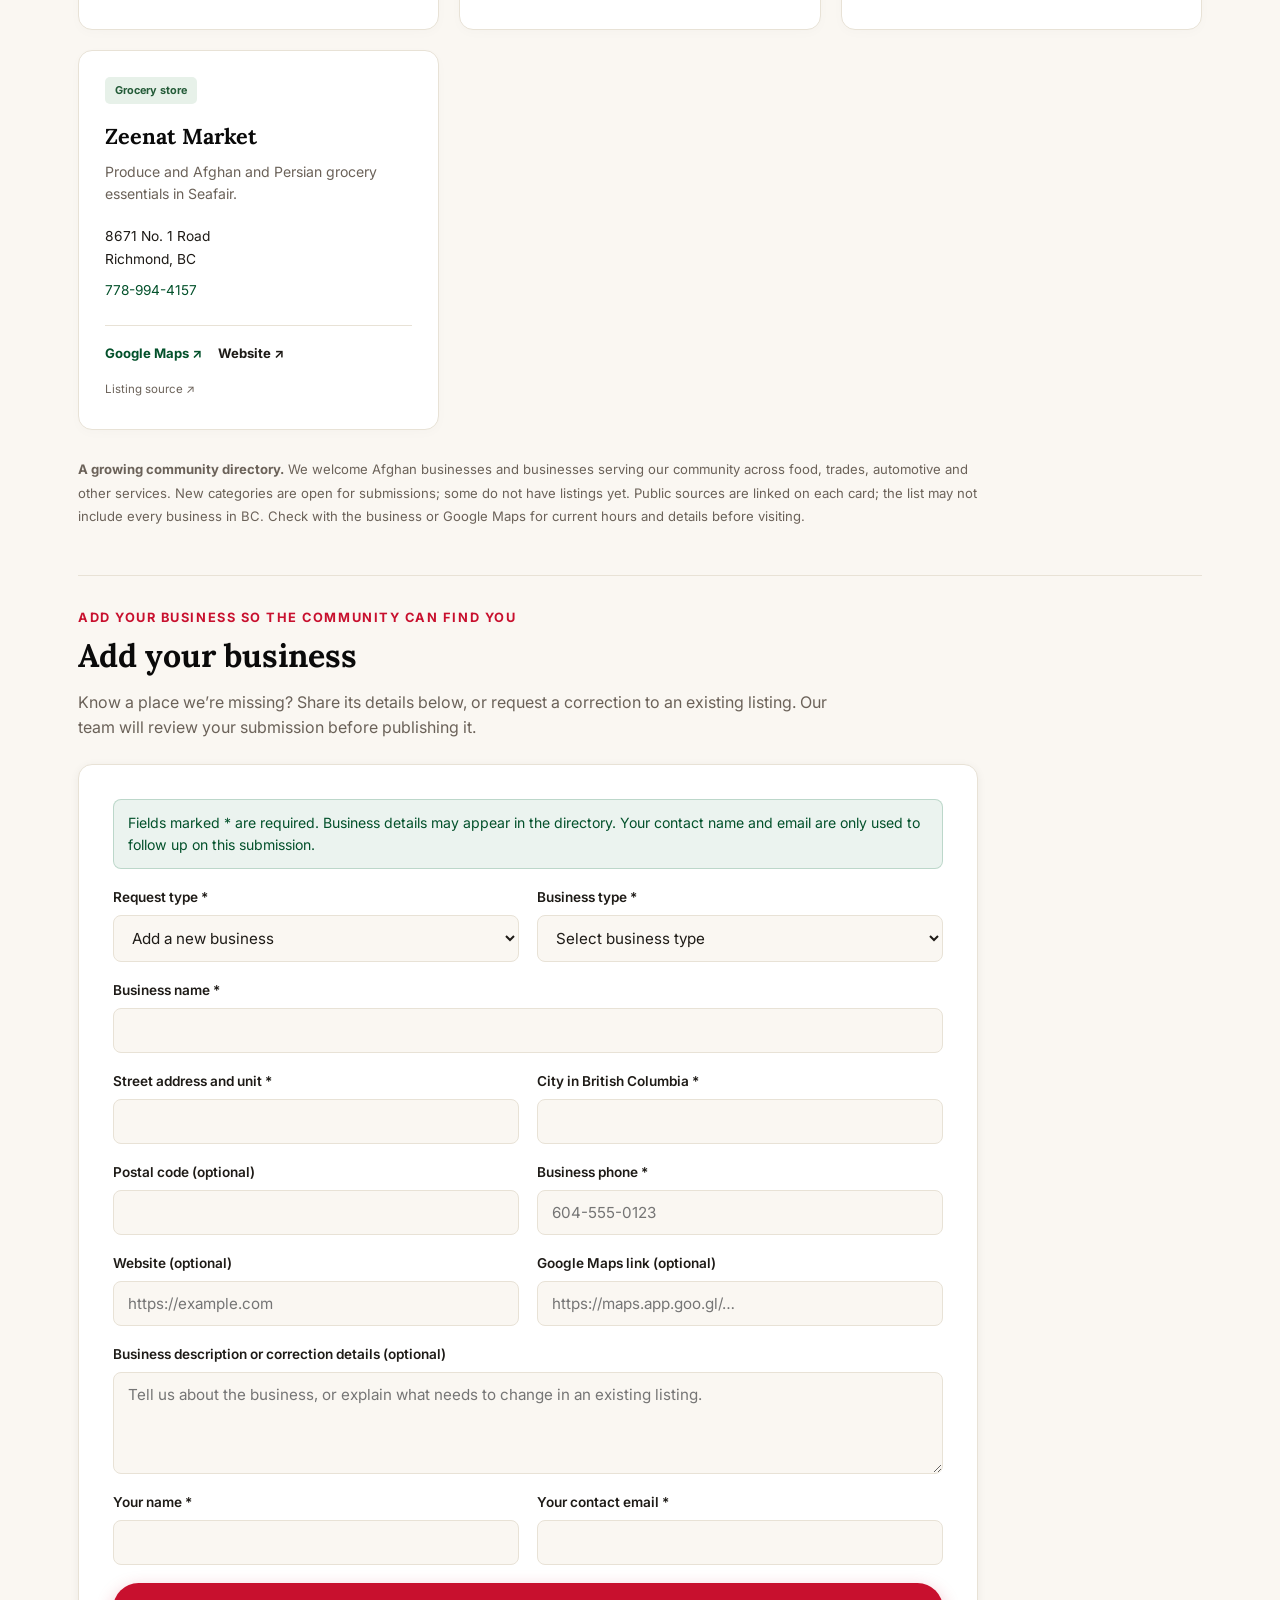
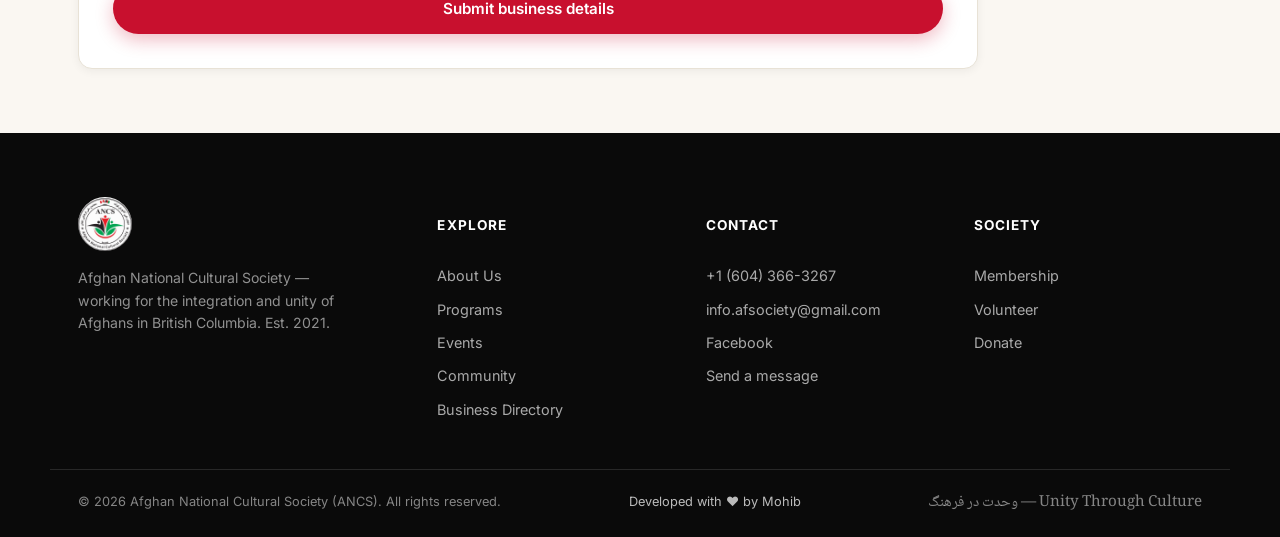
<file: business-directory.html>
<!DOCTYPE html>
<html lang="en">
<head>
<meta charset="UTF-8">
<meta name="viewport" content="width=device-width, initial-scale=1.0">
<meta name="description" content="Discover Afghan businesses in British Columbia, from restaurants and groceries to construction, plumbing, painting, window installation and automotive services. Search by name, city or business type.">
<title>Afghan Business Directory in BC — ANCS</title>
<link rel="icon" type="image/png" href="favicon.png">
<link rel="preconnect" href="https://fonts.googleapis.com">
<link rel="preconnect" href="https://fonts.gstatic.com" crossorigin>
<link href="https://fonts.googleapis.com/css2?family=Lora:ital,wght@0,500;0,600;0,700;1,500&family=Inter:wght@400;500;600;700;800&family=Noto+Naskh+Arabic:wght@500;700&display=swap" rel="stylesheet">
<link rel="stylesheet" href="styles.css">
<link rel="stylesheet" href="business-directory.css">
<script src="business-directory.js" defer></script>
</head>
<body>
<a class="directory-skip" href="#directory">Skip to directory</a>
<div class="topbar">
  <div class="topbar-inner">
    <div class="topbar-item"><a href="tel:+16043663267">+1 (604) 366-3267</a></div>
    <div class="topbar-item"><a href="mailto:info.afsociety@gmail.com">info.afsociety@gmail.com</a></div>
    <div class="topbar-item topbar-loc"><span>Serving Afghans across British Columbia</span></div>
  </div>
</div>

<header class="site-header">
  <div class="nav-wrap">
    <a href="index.html" class="brand">
      <img src="logo.png" alt="ANCS Logo" class="brand-mark">
      <span class="brand-text"><strong>ANCS</strong><small>Afghan National Cultural Society</small></span>
    </a>
    <nav class="main-nav" aria-label="Main navigation" id="main-navigation">
      <a href="index.html#about">About</a>
      <a href="index.html#programs">Programs</a>
      <a href="index.html#events">Events</a>
      <a href="business-directory.html" aria-current="page">Afghan Business Directory</a>
      <a href="index.html#contact">Contact</a>
    </nav>
    <a href="index.html" class="btn btn-primary nav-cta">Back to Home</a>
    <button class="nav-toggle" aria-controls="main-navigation" aria-label="Toggle menu" aria-expanded="false"><span></span><span></span><span></span></button>
  </div>
</header>

<main id="directory" class="directory-main">
  <section class="directory-hero">
    <div class="section-inner directory-hero-inner">
      <div>
        <h1>Our community.<br><em>Your local connections.</em></h1>
        <p class="directory-lede">Discover Afghan businesses across British Columbia—from restaurants and grocery stores to construction, plumbing, painting, window installation, mechanics and tire shops. Find the products and services you need, and support our community.</p>
        <a class="text-link" href="#businesses">Explore the directory <span aria-hidden="true">↓</span></a>
      </div>
      <div class="directory-hero-side">
      <aside class="directory-intro-card" aria-label="About the directory">
        <span class="directory-emblem" aria-hidden="true">✳</span>
        <h2>Our neighbourhood.<br>Our businesses.</h2>
        <p>Food · Trades · Automotive · Services</p>
      </aside>
      </div>
    </div>
  </section>
  <section class="section-inner directory-content" id="businesses" aria-labelledby="directory-heading">
    <aside class="directory-banner" aria-labelledby="directory-banner-heading">
      <div>
        <h2 id="directory-banner-heading">Our directory is growing!</h2>
        <p>We’re continually adding more businesses to the Afghan Business Directory. Want your business listed? Fill out the form below with your business details, and our team will review your submission and add it to the directory.</p>
      </div>
      <a class="btn btn-primary" href="#submit-business">Add your business <span aria-hidden="true">↗</span></a>
    </aside>
    <div class="directory-section-heading"><div><p class="kicker">Afghan business directory</p><h2 id="directory-heading">Find a local business</h2></div><span class="directory-updated">Researched Sep 19, 2026</span></div>
    <form id="directory-filters" class="directory-filters" role="search" hidden>
      <div class="directory-field directory-search"><label for="business-search">Search directory</label><input id="business-search" name="q" type="search" placeholder="Name, city, service or address…" autocomplete="off"></div>
      <div class="directory-field"><label for="business-category">Business type</label><select id="business-category" name="category"><option value="">All types</option>
              <optgroup label="Food &amp; groceries"><option value="restaurant">Restaurants</option><option value="grocery">Grocery stores</option><option value="bakery">Bakeries &amp; cafés</option></optgroup>
              <optgroup label="Home &amp; trades"><option value="construction">Construction &amp; renovations</option><option value="plumbing">Plumbing</option><option value="painting">Painting</option><option value="windows">Window &amp; door installation</option><option value="electrical">Electrical services</option><option value="hvac">Heating &amp; cooling</option><option value="roofing">Roofing</option><option value="landscaping">Landscaping</option><option value="cleaning">Cleaning services</option></optgroup>
              <optgroup label="Automotive"><option value="mechanic">Mechanic &amp; auto repair shops</option><option value="tires">Tire shops</option><option value="auto-body">Auto body &amp; detailing</option></optgroup>
              <optgroup label="Other services"><option value="moving">Moving &amp; delivery</option><option value="real-estate">Real estate</option><option value="professional">Professional services</option><option value="beauty">Beauty &amp; personal care</option><option value="clothing">Clothing</option><option value="retail">Retail &amp; shopping</option><option value="other">Other businesses</option></optgroup>
            </select></div>
      <div class="directory-field"><label for="business-city">City or region</label><select id="business-city" name="city"><option value="">All BC cities</option><option value="Abbotsford">Abbotsford</option><option value="Burnaby">Burnaby</option><option value="Coquitlam">Coquitlam</option><option value="Delta">Delta</option><option value="Metro Vancouver">Metro Vancouver</option><option value="North Vancouver">North Vancouver</option><option value="Port Coquitlam">Port Coquitlam</option><option value="Richmond">Richmond</option><option value="Surrey">Surrey</option><option value="Vancouver">Vancouver</option><option value="Victoria">Victoria</option></select></div>
      <button type="reset" class="directory-reset">Clear filters</button>
    </form>
    <noscript><p>All businesses are listed below. Enable JavaScript to search and filter the directory.</p></noscript>
    <div class="directory-results-bar"><p id="results-count" role="status" aria-live="polite" aria-atomic="true">Showing all 40 businesses</p><span>Listed A–Z</span></div>
    <div class="business-grid">
      <article class="business-card" data-city="Burnaby" data-categories="restaurant">
        <div class="business-tags"><span class="business-tag restaurant">Restaurant</span></div>
        <h3>A Kabul Shawarma Donair</h3>
        <p class="business-description">Afghan dishes, shawarma and donair on Edmonds Street.</p>
        <address>7339 Edmonds Street<br>Burnaby, BC</address>
        <a class="business-phone" href="tel:+16045539146">604-553-9146</a>
        <div class="business-actions"><a class="map-link" href="https://www.google.com/maps/search/?api=1&amp;query=A+Kabul+Shawarma+Donair+7339+Edmonds+Street%2C+Burnaby%2C+BC%2C+Canada" target="_blank" rel="noopener noreferrer">Google Maps <span aria-hidden="true">↗</span></a><a href="https://www.aksdonair.ca/" target="_blank" rel="noopener noreferrer">Website <span aria-hidden="true">↗</span></a></div>
        <a class="business-source" href="https://www.aksdonair.ca/table-reservations" target="_blank" rel="noopener noreferrer" aria-label="Listing source for A Kabul Shawarma Donair">Listing source <span aria-hidden="true">↗</span></a>
      </article>
      <article class="business-card" data-city="Surrey" data-categories="mechanic">
        <div class="business-tags"><span class="business-tag mechanic">Mechanic &amp; auto repair</span></div>
        <h3>AFG Auto Care</h3>
        <p class="business-description">Auto care on Old Yale Road in Surrey.</p>
        <address>12202 Old Yale Rd<br>Surrey, BC V3V 3X5</address>
        <a class="business-phone" href="tel:+16042190319">604-219-0319</a>
        <div class="business-actions"><a class="map-link" href="https://www.google.com/maps/search/?api=1&amp;query=AFG+Auto+Care+12202+Old+Yale+Rd%2C+Surrey%2C+BC+V3V+3X5%2C+Canada" target="_blank" rel="noopener noreferrer">Google Maps <span aria-hidden="true">↗</span></a></div>
        <a class="business-source" href="https://www.google.com/maps/search/?api=1&amp;query=AFG+Auto+Care+12202+Old+Yale+Rd%2C+Surrey%2C+BC+V3V+3X5%2C+Canada" target="_blank" rel="noopener noreferrer" aria-label="Listing source for AFG Auto Care">Listing source <span aria-hidden="true">↗</span></a>
      </article>
      <article class="business-card" data-city="Surrey" data-categories="restaurant bakery">
        <div class="business-tags"><span class="business-tag restaurant">Restaurant</span><span class="business-tag bakery">Bakery &amp; café</span></div>
        <h3>Afghan Bakery &amp; Fast Food</h3>
        <p class="business-description">Afghan bread and casual meals in Surrey.</p>
        <address>13748 104 Avenue<br>Surrey, BC</address>
        <a class="business-phone" href="tel:+16045810100">604-581-0100</a>
        <div class="business-actions"><a class="map-link" href="https://www.google.com/maps/search/?api=1&amp;query=Afghan+Bakery+%26+Fast+Food+13748+104+Avenue%2C+Surrey%2C+BC%2C+Canada" target="_blank" rel="noopener noreferrer">Google Maps <span aria-hidden="true">↗</span></a></div>
        <a class="business-source" href="https://www.menupix.com/vancouver/restaurants/1117016/Afghan-Bakery-and-Fast-Food-Surrey-BC" target="_blank" rel="noopener noreferrer" aria-label="Listing source for Afghan Bakery &amp; Fast Food">Listing source <span aria-hidden="true">↗</span></a>
      </article>
      <article class="business-card" data-city="Richmond" data-categories="restaurant bakery">
        <div class="business-tags"><span class="business-tag restaurant">Restaurant</span><span class="business-tag bakery">Bakery &amp; café</span></div>
        <h3>Afghan Chopan Bakery &amp; Diner</h3>
        <p class="business-description">Afghan dining at Richmond Public Market.</p>
        <address>1600–8260 Westminster Highway<br>Richmond, BC</address>
        <a class="business-phone" href="tel:+16042736505">604-273-6505</a>
        <div class="business-actions"><a class="map-link" href="https://www.google.com/maps/search/?api=1&amp;query=Afghan+Chopan+Bakery+%26+Diner+1600%E2%80%938260+Westminster+Highway%2C+Richmond%2C+BC%2C+Canada" target="_blank" rel="noopener noreferrer">Google Maps <span aria-hidden="true">↗</span></a><a href="https://afghanchopanrichmond.com/" target="_blank" rel="noopener noreferrer">Website <span aria-hidden="true">↗</span></a></div>
        <a class="business-source" href="https://afghanchopanrichmond.com/location.html" target="_blank" rel="noopener noreferrer" aria-label="Listing source for Afghan Chopan Bakery &amp; Diner">Listing source <span aria-hidden="true">↗</span></a>
      </article>
      <article class="business-card" data-city="Surrey" data-categories="restaurant">
        <div class="business-tags"><span class="business-tag restaurant">Restaurant</span></div>
        <h3>Afghan Chopan Restaurant</h3>
        <p class="business-description">Traditional Afghan cuisine in Surrey.</p>
        <address>12888 80 Avenue<br>Surrey, BC</address>
        <a class="business-phone" href="tel:+16045432385">604-543-2385</a>
        <div class="business-actions"><a class="map-link" href="https://www.google.com/maps/search/?api=1&amp;query=Afghan+Chopan+Restaurant+12888+80+Avenue%2C+Surrey%2C+BC%2C+Canada" target="_blank" rel="noopener noreferrer">Google Maps <span aria-hidden="true">↗</span></a><a href="https://afghanchopan.ca/" target="_blank" rel="noopener noreferrer">Website <span aria-hidden="true">↗</span></a></div>
        <a class="business-source" href="https://afghanchopan.ca/contact-us/" target="_blank" rel="noopener noreferrer" aria-label="Listing source for Afghan Chopan Restaurant">Listing source <span aria-hidden="true">↗</span></a>
      </article>
      <article class="business-card" data-city="Vancouver" data-categories="restaurant">
        <div class="business-tags"><span class="business-tag restaurant">Restaurant</span></div>
        <h3>Afghan Horsemen Restaurant</h3>
        <p class="business-description">Afghan dining near the entrance to Granville Island.</p>
        <address>202–1833 Anderson Street<br>Vancouver, BC</address>
        <a class="business-phone" href="tel:+16048735923">604-873-5923</a>
        <div class="business-actions"><a class="map-link" href="https://www.google.com/maps/search/?api=1&amp;query=Afghan+Horsemen+Restaurant+202%E2%80%931833+Anderson+Street%2C+Vancouver%2C+BC%2C+Canada" target="_blank" rel="noopener noreferrer">Google Maps <span aria-hidden="true">↗</span></a><a href="https://afghanhorsemen.com/" target="_blank" rel="noopener noreferrer">Website <span aria-hidden="true">↗</span></a></div>
        <a class="business-source" href="https://afghanhorsemen.com/" target="_blank" rel="noopener noreferrer" aria-label="Listing source for Afghan Horsemen Restaurant">Listing source <span aria-hidden="true">↗</span></a>
      </article>
      <article class="business-card" data-city="Surrey" data-categories="restaurant">
        <div class="business-tags"><span class="business-tag restaurant">Restaurant</span></div>
        <h3>Afghan Kitchen South Surrey</h3>
        <p class="business-description">Family-run Afghan restaurant at Grandview Central.</p>
        <address>115–16120 24 Avenue<br>Surrey, BC</address>
        <a class="business-phone" href="tel:+16047270070">604-727-0070</a>
        <div class="business-actions"><a class="map-link" href="https://www.google.com/maps/search/?api=1&amp;query=Afghan+Kitchen+South+Surrey+115%E2%80%9316120+24+Avenue%2C+Surrey%2C+BC%2C+Canada" target="_blank" rel="noopener noreferrer">Google Maps <span aria-hidden="true">↗</span></a><a href="https://aksurrey.com/" target="_blank" rel="noopener noreferrer">Website <span aria-hidden="true">↗</span></a></div>
        <a class="business-source" href="https://aksurrey.com/" target="_blank" rel="noopener noreferrer" aria-label="Listing source for Afghan Kitchen South Surrey">Listing source <span aria-hidden="true">↗</span></a>
      </article>
      <article class="business-card" data-city="Abbotsford" data-categories="grocery">
        <div class="business-tags"><span class="business-tag grocery">Grocery store</span></div>
        <h3>Afghan Super Market</h3>
        <p class="business-description">Groceries, produce and meat on Clearbrook Road.</p>
        <address>102–2359 Clearbrook Road<br>Abbotsford, BC</address>
        <a class="business-phone" href="tel:+16047441335">604-744-1335</a>
        <div class="business-actions"><a class="map-link" href="https://www.google.com/maps/search/?api=1&amp;query=Afghan+Super+Market+102%E2%80%932359+Clearbrook+Road%2C+Abbotsford%2C+BC%2C+Canada" target="_blank" rel="noopener noreferrer">Google Maps <span aria-hidden="true">↗</span></a></div>
        <a class="business-source" href="https://www.yellowpages.ca/bus/British-Columbia/Abbotsford/Afghan-Super-Market/104470580.html" target="_blank" rel="noopener noreferrer" aria-label="Listing source for Afghan Super Market">Listing source <span aria-hidden="true">↗</span></a>
      </article>
      <article class="business-card" data-city="Burnaby" data-categories="restaurant">
        <div class="business-tags"><span class="business-tag restaurant">Restaurant</span></div>
        <h3>Afghan Turkish Cuisine</h3>
        <p class="business-description">Afghan and Turkish dishes in Burnaby Heights.</p>
        <address>422 Willingdon Avenue<br>Burnaby, BC</address>
        <a class="business-phone" href="tel:+16045634131">604-563-4131</a>
        <div class="business-actions"><a class="map-link" href="https://www.google.com/maps/search/?api=1&amp;query=Afghan+Turkish+Cuisine+422+Willingdon+Avenue%2C+Burnaby%2C+BC%2C+Canada" target="_blank" rel="noopener noreferrer">Google Maps <span aria-hidden="true">↗</span></a><a href="https://www.afghanturkishcuisine.ca/" target="_blank" rel="noopener noreferrer">Website <span aria-hidden="true">↗</span></a></div>
        <a class="business-source" href="https://www.burnabyheights.com/listings/afghan-turkish-cuisine/" target="_blank" rel="noopener noreferrer" aria-label="Listing source for Afghan Turkish Cuisine">Listing source <span aria-hidden="true">↗</span></a>
      </article>
      <article class="business-card" data-city="Burnaby" data-categories="clothing retail">
        <div class="business-tags"><span class="business-tag clothing">Clothing</span><span class="business-tag retail">Retail &amp; shopping</span></div>
        <h3>Afghan Women&#x27;s Sewing &amp; Crafts Cooperative</h3>
        <p class="business-description">A community sewing and crafts cooperative in Burnaby.</p>
        <address>7355 Canada Wy<br>Burnaby, BC V3N 4Z6</address>
        <a class="business-phone" href="tel:+16043153682">604-315-3682</a>
        <div class="business-actions"><a class="map-link" href="https://www.google.com/maps/search/?api=1&amp;query=Afghan+Women%27s+Sewing+%26+Crafts+Cooperative+7355+Canada+Wy%2C+Burnaby%2C+BC+V3N+4Z6%2C+Canada" target="_blank" rel="noopener noreferrer">Google Maps <span aria-hidden="true">↗</span></a><a href="https://awsc-cooperative.com/" target="_blank" rel="noopener noreferrer">Website <span aria-hidden="true">↗</span></a></div>
        <a class="business-source" href="https://awsc-cooperative.com/" target="_blank" rel="noopener noreferrer" aria-label="Listing source for Afghan Women&#x27;s Sewing &amp; Crafts Cooperative">Listing source <span aria-hidden="true">↗</span></a>
      </article>
      <article class="business-card" data-city="Burnaby" data-categories="plumbing hvac">
        <div class="business-tags"><span class="business-tag plumbing">Plumbing</span><span class="business-tag hvac">Heating &amp; cooling</span></div>
        <h3>Afstar Mechanical Ltd</h3>
        <p class="business-description">Plumbing and heating services based in Burnaby.</p>
        <address>4275 Imperial St Unit 204<br>Burnaby, BC V5J 1A8</address>
        <a class="business-phone" href="tel:+16049164106">604-916-4106</a>
        <div class="business-actions"><a class="map-link" href="https://www.google.com/maps/search/?api=1&amp;query=Afstar+Mechanical+Ltd+4275+Imperial+St+Unit+204%2C+Burnaby%2C+BC+V5J+1A8%2C+Canada" target="_blank" rel="noopener noreferrer">Google Maps <span aria-hidden="true">↗</span></a><a href="https://afstarmechanical.ca/" target="_blank" rel="noopener noreferrer">Website <span aria-hidden="true">↗</span></a></div>
        <a class="business-source" href="https://afstarmechanical.ca/" target="_blank" rel="noopener noreferrer" aria-label="Listing source for Afstar Mechanical Ltd">Listing source <span aria-hidden="true">↗</span></a>
      </article>
      <article class="business-card" data-city="Surrey" data-categories="grocery">
        <div class="business-tags"><span class="business-tag grocery">Grocery store</span></div>
        <h3>Al Salam Halal Meat &amp; Grocery Surrey</h3>
        <p class="business-description">Meat and groceries on 137 Street in Surrey.</p>
        <address>1103–7360 137 Street<br>Surrey, BC</address>
        <a class="business-phone" href="tel:+16045035223">604-503-5223</a>
        <div class="business-actions"><a class="map-link" href="https://maps.app.goo.gl/jxANdCwndX7hjdsP7" target="_blank" rel="noopener noreferrer">Google Maps <span aria-hidden="true">↗</span></a></div>
        <a class="business-source" href="https://www.allbiz.ca/al-salam-halal-meat-grocery-surrey-604-503-5223" target="_blank" rel="noopener noreferrer" aria-label="Listing source for Al Salam Halal Meat &amp; Grocery Surrey">Listing source <span aria-hidden="true">↗</span></a>
      </article>
      <article class="business-card" data-city="Coquitlam" data-categories="restaurant">
        <div class="business-tags"><span class="business-tag restaurant">Restaurant</span></div>
        <h3>Aria Afghan Grill</h3>
        <p class="business-description">Afghan grill and kababs on Brunette Avenue.</p>
        <address>925 Brunette Avenue<br>Coquitlam, BC</address>
        <a class="business-phone" href="tel:+16045490900">604-549-0900</a>
        <div class="business-actions"><a class="map-link" href="https://www.google.com/maps/search/?api=1&amp;query=Aria+Afghan+Grill+925+Brunette+Avenue%2C+Coquitlam%2C+BC%2C+Canada" target="_blank" rel="noopener noreferrer">Google Maps <span aria-hidden="true">↗</span></a><a href="https://ariaafghangrill.com/" target="_blank" rel="noopener noreferrer">Website <span aria-hidden="true">↗</span></a></div>
        <a class="business-source" href="https://ariaafghangrill.com/location/" target="_blank" rel="noopener noreferrer" aria-label="Listing source for Aria Afghan Grill">Listing source <span aria-hidden="true">↗</span></a>
      </article>
      <article class="business-card" data-city="Delta" data-categories="retail">
        <div class="business-tags"><span class="business-tag retail">Retail &amp; shopping</span></div>
        <h3>Ariana Islamic Gift Market</h3>
        <p class="business-description">An Islamic gift market on 120 Street in Delta.</p>
        <address>9463 120 St<br>Delta, BC V4C 6S2</address>
        <a class="business-phone" href="tel:+16049570999">604-957-0999</a>
        <div class="business-actions"><a class="map-link" href="https://www.google.com/maps/search/?api=1&amp;query=Ariana+Islamic+Gift+Market+9463+120+St%2C+Delta%2C+BC+V4C+6S2%2C+Canada" target="_blank" rel="noopener noreferrer">Google Maps <span aria-hidden="true">↗</span></a></div>
        <a class="business-source" href="https://www.google.com/maps/search/?api=1&amp;query=Ariana+Islamic+Gift+Market+9463+120+St%2C+Delta%2C+BC+V4C+6S2%2C+Canada" target="_blank" rel="noopener noreferrer" aria-label="Listing source for Ariana Islamic Gift Market">Listing source <span aria-hidden="true">↗</span></a>
      </article>
      <article class="business-card" data-city="Port Coquitlam" data-categories="restaurant">
        <div class="business-tags"><span class="business-tag restaurant">Restaurant</span></div>
        <h3>Day 2 Day Halal Restaurant</h3>
        <p class="business-description">Family-run restaurant serving Persian and Afghan food.</p>
        <address>101–2540 Shaughnessy Street<br>Port Coquitlam, BC</address>
        <a class="business-phone" href="tel:+16044756559">604-475-6559</a>
        <div class="business-actions"><a class="map-link" href="https://www.google.com/maps/search/?api=1&amp;query=Day+2+Day+Halal+Restaurant+101%E2%80%932540+Shaughnessy+Street%2C+Port+Coquitlam%2C+BC%2C+Canada" target="_blank" rel="noopener noreferrer">Google Maps <span aria-hidden="true">↗</span></a><a href="https://day2dayrestaurant.ca/" target="_blank" rel="noopener noreferrer">Website <span aria-hidden="true">↗</span></a></div>
        <a class="business-source" href="https://day2dayrestaurant.ca/" target="_blank" rel="noopener noreferrer" aria-label="Listing source for Day 2 Day Halal Restaurant">Listing source <span aria-hidden="true">↗</span></a>
      </article>
      <article class="business-card" data-city="Vancouver" data-categories="restaurant">
        <div class="business-tags"><span class="business-tag restaurant">Restaurant</span></div>
        <h3>East is East — Broadway</h3>
        <p class="business-description">Silk Road cooking with Afghan, Indian and Persian influences.</p>
        <address>3035 West Broadway<br>Vancouver, BC</address>
        <a class="business-phone" href="tel:+16047345881">604-734-5881</a>
        <div class="business-actions"><a class="map-link" href="https://www.google.com/maps/search/?api=1&amp;query=East+is+East+%E2%80%94+Broadway+3035+West+Broadway%2C+Vancouver%2C+BC%2C+Canada" target="_blank" rel="noopener noreferrer">Google Maps <span aria-hidden="true">↗</span></a><a href="https://www.eastiseast.ca/" target="_blank" rel="noopener noreferrer">Website <span aria-hidden="true">↗</span></a></div>
        <a class="business-source" href="https://www.google.com/maps/search/East%2BIs%2BEast%2Bnear%2B2766%2BW%2B10th%2BAve%2BVancouver" target="_blank" rel="noopener noreferrer" aria-label="Listing source for East is East — Broadway">Listing source <span aria-hidden="true">↗</span></a>
      </article>
      <article class="business-card" data-city="Vancouver" data-categories="restaurant">
        <div class="business-tags"><span class="business-tag restaurant">Restaurant</span></div>
        <h3>East is East — Main Street</h3>
        <p class="business-description">Silk Road cooking with Afghan, Indian and Persian influences.</p>
        <address>4433 Main Street<br>Vancouver, BC</address>
        <a class="business-phone" href="tel:+16045654401">604-565-4401</a>
        <div class="business-actions"><a class="map-link" href="https://www.google.com/maps/search/?api=1&amp;query=East+is+East+%E2%80%94+Main+Street+4433+Main+Street%2C+Vancouver%2C+BC%2C+Canada" target="_blank" rel="noopener noreferrer">Google Maps <span aria-hidden="true">↗</span></a><a href="https://www.eastiseast.ca/" target="_blank" rel="noopener noreferrer">Website <span aria-hidden="true">↗</span></a></div>
        <a class="business-source" href="https://www.google.com/maps/search/East%2BIs%2BEast%2Bnear%2B2766%2BW%2B10th%2BAve%2BVancouver" target="_blank" rel="noopener noreferrer" aria-label="Listing source for East is East — Main Street">Listing source <span aria-hidden="true">↗</span></a>
      </article>
      <article class="business-card" data-city="Surrey" data-categories="restaurant">
        <div class="business-tags"><span class="business-tag restaurant">Restaurant</span></div>
        <h3>Great Afghan Kabob</h3>
        <p class="business-description">Afghan kabobs and traditional cuisine in Surrey.</p>
        <address>105–5570 152 Street<br>Surrey, BC</address>
        <a class="business-phone" href="tel:+17785744030">778-574-4030</a>
        <div class="business-actions"><a class="map-link" href="https://www.google.com/maps/search/?api=1&amp;query=Great+Afghan+Kabob+105%E2%80%935570+152+Street%2C+Surrey%2C+BC%2C+Canada" target="_blank" rel="noopener noreferrer">Google Maps <span aria-hidden="true">↗</span></a><a href="https://www.greatafghankabob.com/" target="_blank" rel="noopener noreferrer">Website <span aria-hidden="true">↗</span></a></div>
        <a class="business-source" href="https://www.greatafghankabob.com/" target="_blank" rel="noopener noreferrer" aria-label="Listing source for Great Afghan Kabob">Listing source <span aria-hidden="true">↗</span></a>
      </article>
      <article class="business-card" data-city="Surrey" data-categories="grocery">
        <div class="business-tags"><span class="business-tag grocery">Grocery store</span></div>
        <h3>Habib Market ltd</h3>
        <p class="business-description">A neighbourhood grocery and meat market on Whalley Boulevard.</p>
        <address>10119 Whalley Boulevard<br>Surrey, BC</address>
        <a class="business-phone" href="tel:+16045846500">604-584-6500</a>
        <div class="business-actions"><a class="map-link" href="https://maps.app.goo.gl/VBcYT3dd1uCSFEmt6" target="_blank" rel="noopener noreferrer">Google Maps <span aria-hidden="true">↗</span></a></div>
        <a class="business-source" href="https://www.waze.com/live-map/directions/ca/bc/surrey/habib-market-ltd?to=place.ChIJV9DZtdXZhVQRs6v4X60yjJU" target="_blank" rel="noopener noreferrer" aria-label="Listing source for Habib Market ltd">Listing source <span aria-hidden="true">↗</span></a>
      </article>
      <article class="business-card" data-city="Surrey" data-categories="grocery">
        <div class="business-tags"><span class="business-tag grocery">Grocery store</span></div>
        <h3>Halal Bazar Meat &amp; Groceries</h3>
        <p class="business-description">A community grocery and meat store on 120 Street in Surrey.</p>
        <address>9288 120 St #120<br>Surrey, BC V3V 4B8</address>
        <a class="business-phone" href="tel:+12368694764">236-869-4764</a>
        <div class="business-actions"><a class="map-link" href="https://www.google.com/maps/search/?api=1&amp;query=Halal+Bazar+Meat+%26+Groceries+9288+120+St+%23120%2C+Surrey%2C+BC+V3V+4B8%2C+Canada" target="_blank" rel="noopener noreferrer">Google Maps <span aria-hidden="true">↗</span></a></div>
        <a class="business-source" href="https://www.google.com/search?q=halal+bazar+meat+%26+groceries" target="_blank" rel="noopener noreferrer" aria-label="Listing source for Halal Bazar Meat &amp; Groceries">Listing source <span aria-hidden="true">↗</span></a>
      </article>
      <article class="business-card" data-city="Metro Vancouver" data-categories="professional">
        <div class="business-tags"><span class="business-tag professional">Professional services</span><span class="business-tag">Mortgages</span></div>
        <h3>Hameed Mortgage Team</h3>
        <p class="business-description">Led by Hameed Abdi, who speaks Farsi and Dari. Recently relocated from Toronto to the Metro Vancouver area.</p>
        <address>Metro Vancouver, BC</address>
        <a class="business-phone" href="tel:+15192428444">519-242-8444</a>
        <div class="business-actions"><a href="mailto:hameed@hameedabdi.com">hameed@hameedabdi.com</a></div>
      </article>
      <article class="business-card" data-city="Surrey" data-categories="grocery">
        <div class="business-tags"><span class="business-tag grocery">Grocery store</span></div>
        <h3>Huda Supermarket and Halal Meat</h3>
        <p class="business-description">A supermarket and meat shop on 104 Avenue.</p>
        <address>101–13979 104 Avenue<br>Surrey, BC</address>
        <a class="business-phone" href="tel:+16043696272">604-369-6272</a>
        <div class="business-actions"><a class="map-link" href="https://maps.app.goo.gl/9BR57dERsBqYMm2A7" target="_blank" rel="noopener noreferrer">Google Maps <span aria-hidden="true">↗</span></a></div>
        <a class="business-source" href="https://www.surreyspeak.com/directory/business/huda-supermarket/" target="_blank" rel="noopener noreferrer" aria-label="Listing source for Huda Supermarket and Halal Meat">Listing source <span aria-hidden="true">↗</span></a>
      </article>
      <article class="business-card" data-city="Coquitlam" data-categories="restaurant">
        <div class="business-tags"><span class="business-tag restaurant">Restaurant</span></div>
        <h3>Jamila’s Kitchen &amp; Grill</h3>
        <p class="business-description">Afghan, Indian and Greek cooking from Jamila’s kitchen.</p>
        <address>103–2733 Barnet Highway<br>Coquitlam, BC</address>
        <a class="business-phone" href="tel:+16044641000">604-464-1000</a>
        <div class="business-actions"><a class="map-link" href="https://www.google.com/maps/search/?api=1&amp;query=Jamila%E2%80%99s+Kitchen+%26+Grill+103%E2%80%932733+Barnet+Highway%2C+Coquitlam%2C+BC%2C+Canada" target="_blank" rel="noopener noreferrer">Google Maps <span aria-hidden="true">↗</span></a><a href="https://www.jamilas.ca/" target="_blank" rel="noopener noreferrer">Website <span aria-hidden="true">↗</span></a></div>
        <a class="business-source" href="https://visitcoquitlam.ca/eat-drink/" target="_blank" rel="noopener noreferrer" aria-label="Listing source for Jamila’s Kitchen &amp; Grill">Listing source <span aria-hidden="true">↗</span></a>
      </article>
      <article class="business-card" data-city="Surrey" data-categories="mechanic">
        <div class="business-tags"><span class="business-tag mechanic">Mechanic &amp; auto repair</span></div>
        <h3>Kabul Auto Services</h3>
        <p class="business-description">Auto service and repairs on Industrial Road in Surrey.</p>
        <address>12361 Industrial Rd<br>Surrey, BC V3V 3S4</address>
        <a class="business-phone" href="tel:+12368387522">236-838-7522</a>
        <div class="business-actions"><a class="map-link" href="https://www.google.com/maps/search/?api=1&amp;query=Kabul+Auto+Services+12361+Industrial+Rd%2C+Surrey%2C+BC+V3V+3S4%2C+Canada" target="_blank" rel="noopener noreferrer">Google Maps <span aria-hidden="true">↗</span></a><a href="https://www.kabul1.ca/" target="_blank" rel="noopener noreferrer">Website <span aria-hidden="true">↗</span></a></div>
        <a class="business-source" href="https://www.kabul1.ca/" target="_blank" rel="noopener noreferrer" aria-label="Listing source for Kabul Auto Services">Listing source <span aria-hidden="true">↗</span></a>
      </article>
      <article class="business-card" data-city="Burnaby" data-categories="grocery">
        <div class="business-tags"><span class="business-tag grocery">Grocery store</span></div>
        <h3>Kabul Bazaar Halal Meat &amp; Foods</h3>
        <p class="business-description">A neighbourhood grocery and meat shop listed in BC’s Afghan community resources.</p>
        <address>7622 6th Street<br>Burnaby, BC</address>
        
        <div class="business-actions"><a class="map-link" href="https://www.google.com/maps/search/?api=1&amp;query=Kabul+Bazaar+Halal+Meat+%26+Foods+7622+6th+Street%2C+Burnaby%2C+BC%2C+Canada" target="_blank" rel="noopener noreferrer">Google Maps <span aria-hidden="true">↗</span></a></div>
        <a class="business-source" href="https://www.zabihah.com/restaurants/ca26fba0-7767-11ef-95ae-6045bdeb9f57/kabul-bazaar-halal-meat-foods-burnaby-bc" target="_blank" rel="noopener noreferrer" aria-label="Listing source for Kabul Bazaar Halal Meat &amp; Foods">Listing source <span aria-hidden="true">↗</span></a>
      </article>
      <article class="business-card" data-city="Surrey" data-categories="grocery">
        <div class="business-tags"><span class="business-tag grocery">Grocery store</span></div>
        <h3>KabulVan Supermarket</h3>
        <p class="business-description">Afghan and Middle Eastern groceries on King George Boulevard.</p>
        <address>6764 King George Boulevard<br>Surrey, BC</address>
        <a class="business-phone" href="tel:+12364530295">236-453-0295</a>
        <div class="business-actions"><a class="map-link" href="https://www.google.com/maps/search/?api=1&amp;query=KabulVan+Supermarket+6764+King+George+Boulevard%2C+Surrey%2C+BC%2C+Canada" target="_blank" rel="noopener noreferrer">Google Maps <span aria-hidden="true">↗</span></a><a href="https://kabulvan.ca/" target="_blank" rel="noopener noreferrer">Website <span aria-hidden="true">↗</span></a></div>
        <a class="business-source" href="https://kabulvan.ca/shop/" target="_blank" rel="noopener noreferrer" aria-label="Listing source for KabulVan Supermarket">Listing source <span aria-hidden="true">↗</span></a>
      </article>
      <article class="business-card" data-city="Surrey" data-categories="grocery">
        <div class="business-tags"><span class="business-tag grocery">Grocery store</span></div>
        <h3>Karvan Food Market</h3>
        <p class="business-description">A grocery market on 72 Avenue in Surrey.</p>
        <address>13627 72 Avenue<br>Surrey, BC</address>
        <a class="business-phone" href="tel:+17782555568">778-255-5568</a>
        <div class="business-actions"><a class="map-link" href="https://maps.app.goo.gl/Fc1TfJbNPZ6XWwRN7" target="_blank" rel="noopener noreferrer">Google Maps <span aria-hidden="true">↗</span></a></div>
        <a class="business-source" href="https://www.bbb.org/ca/bc/white-rock/category/grocery-store" target="_blank" rel="noopener noreferrer" aria-label="Listing source for Karvan Food Market">Listing source <span aria-hidden="true">↗</span></a>
      </article>
      <article class="business-card" data-city="Surrey" data-categories="restaurant">
        <div class="business-tags"><span class="business-tag restaurant">Restaurant</span></div>
        <h3>King George Donair Halal</h3>
        <p class="business-description">A donair restaurant on 100 Avenue in Surrey.</p>
        <address>13635 100 Ave<br>Surrey, BC V3T 1H9</address>
        <a class="business-phone" href="tel:+16045891327">604-589-1327</a>
        <div class="business-actions"><a class="map-link" href="https://maps.app.goo.gl/zfBJusTtGVEcsuTz9" target="_blank" rel="noopener noreferrer">Google Maps <span aria-hidden="true">↗</span></a><a href="https://king-george-donair.com/en" target="_blank" rel="noopener noreferrer">Website <span aria-hidden="true">↗</span></a></div>
        <a class="business-source" href="https://maps.app.goo.gl/zfBJusTtGVEcsuTz9" target="_blank" rel="noopener noreferrer" aria-label="Listing source for King George Donair Halal">Listing source <span aria-hidden="true">↗</span></a>
      </article>
      <article class="business-card" data-city="Victoria" data-categories="restaurant">
        <div class="business-tags"><span class="business-tag restaurant">Restaurant</span></div>
        <h3>Mantu Afghan Persian Cuisine</h3>
        <p class="business-description">Afghan and Persian cuisine in downtown Victoria.</p>
        <address>101–1420 Quadra Street<br>Victoria, BC</address>
        <a class="business-phone" href="tel:+17789229262">778-922-9262</a>
        <div class="business-actions"><a class="map-link" href="https://www.google.com/maps/search/?api=1&amp;query=Mantu+Afghan+Persian+Cuisine+101%E2%80%931420+Quadra+Street%2C+Victoria%2C+BC%2C+Canada" target="_blank" rel="noopener noreferrer">Google Maps <span aria-hidden="true">↗</span></a><a href="https://mantucuisine.com/" target="_blank" rel="noopener noreferrer">Website <span aria-hidden="true">↗</span></a></div>
        <a class="business-source" href="https://mantucuisine.com/contact/" target="_blank" rel="noopener noreferrer" aria-label="Listing source for Mantu Afghan Persian Cuisine">Listing source <span aria-hidden="true">↗</span></a>
      </article>
      <article class="business-card" data-city="North Vancouver" data-categories="restaurant">
        <div class="business-tags"><span class="business-tag restaurant">Restaurant</span></div>
        <h3>Mehman Restaurant</h3>
        <p class="business-description">Persian and Afghan dishes on Lonsdale Avenue.</p>
        <address>1451 Lonsdale Avenue<br>North Vancouver, BC</address>
        <a class="business-phone" href="tel:+17783400200">778-340-0200</a>
        <div class="business-actions"><a class="map-link" href="https://www.google.com/maps/search/?api=1&amp;query=Mehman+Restaurant+1451+Lonsdale+Avenue%2C+North+Vancouver%2C+BC%2C+Canada" target="_blank" rel="noopener noreferrer">Google Maps <span aria-hidden="true">↗</span></a><a href="https://mehmanrestaurant.ca/" target="_blank" rel="noopener noreferrer">Website <span aria-hidden="true">↗</span></a></div>
        <a class="business-source" href="https://www.restaurantji.com/bc/north-vancouver/mehman-restaurant-/" target="_blank" rel="noopener noreferrer" aria-label="Listing source for Mehman Restaurant">Listing source <span aria-hidden="true">↗</span></a>
      </article>
      <article class="business-card" data-city="Burnaby" data-categories="bakery">
        <div class="business-tags"><span class="business-tag bakery">Bakery &amp; café</span></div>
        <h3>Mostafa Coffee House &amp; Bakery</h3>
        <p class="business-description">Coffee, pastries, baklava and sweets on Edmonds Street.</p>
        <address>7411 Edmonds Street<br>Burnaby, BC</address>
        <a class="business-phone" href="tel:+16045217979">604-521-7979</a>
        <div class="business-actions"><a class="map-link" href="https://www.google.com/maps/search/?api=1&amp;query=Mostafa+Coffee+House+%26+Bakery+7411+Edmonds+Street%2C+Burnaby%2C+BC%2C+Canada" target="_blank" rel="noopener noreferrer">Google Maps <span aria-hidden="true">↗</span></a><a href="https://mostafacoffeehouse.wixsite.com/mostafa/" target="_blank" rel="noopener noreferrer">Website <span aria-hidden="true">↗</span></a></div>
        <a class="business-source" href="https://mostafacoffeehouse.wixsite.com/mostafa/menu" target="_blank" rel="noopener noreferrer" aria-label="Listing source for Mostafa Coffee House &amp; Bakery">Listing source <span aria-hidden="true">↗</span></a>
      </article>
      <article class="business-card" data-city="Burnaby" data-categories="grocery">
        <div class="business-tags"><span class="business-tag grocery">Grocery store</span></div>
        <h3>Mostafa Supermarket &amp; Halal Meat</h3>
        <p class="business-description">Afghan grocery items and meat in the Edmonds neighbourhood.</p>
        <address>7421 Edmonds Street<br>Burnaby, BC</address>
        <a class="business-phone" href="tel:+16045217977">604-521-7977</a>
        <div class="business-actions"><a class="map-link" href="https://www.google.com/maps/search/?api=1&amp;query=Mostafa+Supermarket+%26+Halal+Meat+7421+Edmonds+Street%2C+Burnaby%2C+BC%2C+Canada" target="_blank" rel="noopener noreferrer">Google Maps <span aria-hidden="true">↗</span></a></div>
        <a class="business-source" href="https://www.waze.com/live-map/directions/ca/bc/burnaby/mostafa-supermarket-halal-meat?to=place.ChIJsadg2Mh3hlQRtpRMxtBhmyg" target="_blank" rel="noopener noreferrer" aria-label="Listing source for Mostafa Supermarket &amp; Halal Meat">Listing source <span aria-hidden="true">↗</span></a>
      </article>
      <article class="business-card" data-city="Surrey" data-categories="mechanic">
        <div class="business-tags"><span class="business-tag mechanic">Mechanic &amp; auto repair</span></div>
        <h3>Mr. Afghan Auto</h3>
        <p class="business-description">Automotive services on King George Boulevard in Surrey.</p>
        <address>7093 King George Blvd #400<br>Surrey, BC V3W 5A2</address>
        <a class="business-phone" href="tel:+12366326572">236-632-6572</a>
        <div class="business-actions"><a class="map-link" href="https://www.google.com/maps/search/?api=1&amp;query=Mr.+Afghan+Auto+7093+King+George+Blvd+%23400%2C+Surrey%2C+BC+V3W+5A2%2C+Canada" target="_blank" rel="noopener noreferrer">Google Maps <span aria-hidden="true">↗</span></a><a href="https://www.mrafghanauto.ca/" target="_blank" rel="noopener noreferrer">Website <span aria-hidden="true">↗</span></a></div>
        <a class="business-source" href="https://www.mrafghanauto.ca/" target="_blank" rel="noopener noreferrer" aria-label="Listing source for Mr. Afghan Auto">Listing source <span aria-hidden="true">↗</span></a>
      </article>
      <article class="business-card" data-city="Delta" data-categories="restaurant">
        <div class="business-tags"><span class="business-tag restaurant">Restaurant</span></div>
        <h3>Pamir Diner Afghan Cuisine</h3>
        <p class="business-description">Traditional Afghan meals on Scott Road in Delta.</p>
        <address>9535 120 Street<br>Delta, BC</address>
        <a class="business-phone" href="tel:+17783943393">778-394-3393</a>
        <div class="business-actions"><a class="map-link" href="https://www.google.com/maps/search/?api=1&amp;query=Pamir+Diner+Afghan+Cuisine+9535+120+Street%2C+Delta%2C+BC%2C+Canada" target="_blank" rel="noopener noreferrer">Google Maps <span aria-hidden="true">↗</span></a><a href="https://pamirdiner.com/" target="_blank" rel="noopener noreferrer">Website <span aria-hidden="true">↗</span></a></div>
        <a class="business-source" href="https://pamirdiner.com/contact/" target="_blank" rel="noopener noreferrer" aria-label="Listing source for Pamir Diner Afghan Cuisine">Listing source <span aria-hidden="true">↗</span></a>
      </article>
      <article class="business-card" data-city="Richmond" data-categories="restaurant">
        <div class="business-tags"><span class="business-tag restaurant">Restaurant</span></div>
        <h3>Shawarma Palace — Richmond</h3>
        <p class="business-description">Shawarma Palace’s Richmond location.</p>
        <address>11020 No 5 Rd #123<br>Richmond, BC V7A 4E7</address>
        <a class="business-phone" href="tel:+16042842742">604-284-2742</a>
        <div class="business-actions"><a class="map-link" href="https://www.google.com/maps/search/?api=1&amp;query=Shawarma+Palace+11020+No+5+Rd+%23123%2C+Richmond%2C+BC+V7A+4E7%2C+Canada" target="_blank" rel="noopener noreferrer">Google Maps <span aria-hidden="true">↗</span></a><a href="https://shawarmapalacebc.com/" target="_blank" rel="noopener noreferrer">Website <span aria-hidden="true">↗</span></a><a href="https://shawarmapalacebc.com/food-menu/" target="_blank" rel="noopener noreferrer">Menu <span aria-hidden="true">↗</span></a></div>
        <a class="business-source" href="https://shawarmapalacebc.com/" target="_blank" rel="noopener noreferrer" aria-label="Listing source for Shawarma Palace — Richmond">Listing source <span aria-hidden="true">↗</span></a>
      </article>
      <article class="business-card" data-city="Surrey" data-categories="restaurant">
        <div class="business-tags"><span class="business-tag restaurant">Restaurant</span></div>
        <h3>Shawarma Palace — Surrey</h3>
        <p class="business-description">Shawarma Palace’s Surrey location.</p>
        <address>7218 King George Blvd<br>Surrey, BC V3W 5A5</address>
        <a class="business-phone" href="tel:+17785913399">778-591-3399</a>
        <div class="business-actions"><a class="map-link" href="https://www.google.com/maps/search/?api=1&amp;query=Shawarma+Palace+7218+King+George+Blvd%2C+Surrey%2C+BC+V3W+5A5%2C+Canada" target="_blank" rel="noopener noreferrer">Google Maps <span aria-hidden="true">↗</span></a><a href="https://shawarmapalacebc.com/" target="_blank" rel="noopener noreferrer">Website <span aria-hidden="true">↗</span></a><a href="https://shawarmapalacebc.com/food-menu/" target="_blank" rel="noopener noreferrer">Menu <span aria-hidden="true">↗</span></a></div>
        <a class="business-source" href="https://shawarmapalacebc.com/" target="_blank" rel="noopener noreferrer" aria-label="Listing source for Shawarma Palace — Surrey">Listing source <span aria-hidden="true">↗</span></a>
      </article>
      <article class="business-card" data-city="Surrey" data-categories="bakery grocery">
        <div class="business-tags"><span class="business-tag bakery">Bakery &amp; café</span><span class="business-tag grocery">Grocery store</span></div>
        <h3>Stone Oven Bakery</h3>
        <p class="business-description">Afghan bread, bolani and groceries in a neighbourhood bakery.</p>
        <address>13920 104 Avenue<br>Surrey, BC</address>
        <a class="business-phone" href="tel:+17782930015">778-293-0015</a>
        <div class="business-actions"><a class="map-link" href="https://www.google.com/maps/search/?api=1&amp;query=Stone+Oven+Bakery+13920+104+Avenue%2C+Surrey%2C+BC%2C+Canada" target="_blank" rel="noopener noreferrer">Google Maps <span aria-hidden="true">↗</span></a></div>
        <a class="business-source" href="https://www.restaurantji.com/bc/surrey/stone-oven-bakery-/" target="_blank" rel="noopener noreferrer" aria-label="Listing source for Stone Oven Bakery">Listing source <span aria-hidden="true">↗</span></a>
      </article>
      <article class="business-card" data-city="Vancouver" data-categories="clothing retail">
        <div class="business-tags"><span class="business-tag clothing">Clothing</span><span class="business-tag retail">Retail &amp; shopping</span></div>
        <h3>Xeno Upholstery &amp; Sewing Services</h3>
        <p class="business-description">Upholstery, sewing, alterations and tailoring services in Vancouver.</p>
        <address>1020 Mainland St #129<br>Vancouver, BC V6B 2T5</address>
        <a class="business-phone" href="tel:+16049748550">604-974-8550</a>
        <div class="business-actions"><a class="map-link" href="https://www.google.com/maps/search/?api=1&amp;query=Xeno+Upholstery+%26+Sewing+Services+1020+Mainland+St+%23129%2C+Vancouver%2C+BC+V6B+2T5%2C+Canada" target="_blank" rel="noopener noreferrer">Google Maps <span aria-hidden="true">↗</span></a><a href="https://www.xenofashion.com/" target="_blank" rel="noopener noreferrer">Website <span aria-hidden="true">↗</span></a></div>
        <a class="business-source" href="https://www.xenofashion.com/" target="_blank" rel="noopener noreferrer" aria-label="Listing source for Xeno Upholstery &amp; Sewing Services">Listing source <span aria-hidden="true">↗</span></a>
      </article>
      <article class="business-card" data-city="Vancouver" data-categories="restaurant">
        <div class="business-tags"><span class="business-tag restaurant">Restaurant</span></div>
        <h3>Zarak by Afghan Kitchen</h3>
        <p class="business-description">Afghan-inspired dining in Mount Pleasant.</p>
        <address>2102 Main Street<br>Vancouver, BC</address>
        
        <div class="business-actions"><a class="map-link" href="https://www.google.com/maps/search/?api=1&amp;query=Zarak+by+Afghan+Kitchen+2102+Main+Street%2C+Vancouver%2C+BC%2C+Canada" target="_blank" rel="noopener noreferrer">Google Maps <span aria-hidden="true">↗</span></a><a href="https://www.zarakvancouver.com/" target="_blank" rel="noopener noreferrer">Website <span aria-hidden="true">↗</span></a></div>
        <a class="business-source" href="https://www.zarakvancouver.com/contact" target="_blank" rel="noopener noreferrer" aria-label="Listing source for Zarak by Afghan Kitchen">Listing source <span aria-hidden="true">↗</span></a>
      </article>
      <article class="business-card" data-city="Richmond" data-categories="grocery">
        <div class="business-tags"><span class="business-tag grocery">Grocery store</span></div>
        <h3>Zeenat Market</h3>
        <p class="business-description">Produce and Afghan and Persian grocery essentials in Seafair.</p>
        <address>8671 No. 1 Road<br>Richmond, BC</address>
        <a class="business-phone" href="tel:+17789944157">778-994-4157</a>
        <div class="business-actions"><a class="map-link" href="https://www.google.com/maps/search/?api=1&amp;query=Zeenat+Market+8671+No.+1+Road%2C+Richmond%2C+BC%2C+Canada" target="_blank" rel="noopener noreferrer">Google Maps <span aria-hidden="true">↗</span></a><a href="https://zeenatmarket.com/" target="_blank" rel="noopener noreferrer">Website <span aria-hidden="true">↗</span></a></div>
        <a class="business-source" href="https://zeenatmarket.com/" target="_blank" rel="noopener noreferrer" aria-label="Listing source for Zeenat Market">Listing source <span aria-hidden="true">↗</span></a>
      </article>
    </div>
    <div id="directory-empty" class="directory-empty" hidden>
      <h3>Can’t find the business you’re looking for?</h3>
      <p>No businesses match your search. Try changing your filters, or send us the business name, address, phone number and website or Google Maps link so we can review and add it to the directory.</p>
      <div class="directory-empty-actions">
        <a class="btn btn-primary" href="#submit-business">Send business details <span aria-hidden="true">↗</span></a>
        <button type="button" class="btn btn-outline" id="empty-reset">Clear all filters</button>
      </div>
      <p class="directory-email-note">Use the form below to suggest a business or request a correction.</p>
    </div>
    <div class="directory-note"><strong>A growing community directory.</strong> We welcome Afghan businesses and businesses serving our community across food, trades, automotive and other services. New categories are open for submissions; some do not have listings yet. Public sources are linked on each card; the list may not include every business in BC. Check with the business or Google Maps for current hours and details before visiting.</div>
    <section id="submit-business" class="directory-submission" aria-labelledby="submission-heading">
      <div class="directory-submission-intro">
        <p class="kicker">Add your business so the community can find you</p>
        <h2 id="submission-heading">Add your business</h2>
        <p>Know a place we’re missing? Share its details below, or request a correction to an existing listing. Our team will review your submission before publishing it.</p>
      </div>
      <form class="contact-form directory-submission-form" action="https://formspree.io/f/mlgywgwe" method="POST">
        <input type="hidden" name="_subject" value="ANCS Business Directory Submission">
        <label class="form-honeypot" aria-hidden="true">Leave this field empty
          <input type="text" name="_gotcha" tabindex="-1" autocomplete="off">
        </label>
        <p class="form-note">Fields marked * are required. Business details may appear in the directory. Your contact name and email are only used to follow up on this submission.</p>
        <div class="form-row">
          <label>Request type *
            <select name="request_type" required><option value="New business">Add a new business</option><option value="Listing correction">Correct an existing listing</option></select>
          </label>
          <label>Business type *
            <select name="business_type" required><option value="" selected disabled>Select business type</option>
              <optgroup label="Food &amp; groceries"><option value="restaurant">Restaurants</option><option value="grocery">Grocery stores</option><option value="bakery">Bakeries &amp; cafés</option></optgroup>
              <optgroup label="Home &amp; trades"><option value="construction">Construction &amp; renovations</option><option value="plumbing">Plumbing</option><option value="painting">Painting</option><option value="windows">Window &amp; door installation</option><option value="electrical">Electrical services</option><option value="hvac">Heating &amp; cooling</option><option value="roofing">Roofing</option><option value="landscaping">Landscaping</option><option value="cleaning">Cleaning services</option></optgroup>
              <optgroup label="Automotive"><option value="mechanic">Mechanic &amp; auto repair shops</option><option value="tires">Tire shops</option><option value="auto-body">Auto body &amp; detailing</option></optgroup>
              <optgroup label="Other services"><option value="moving">Moving &amp; delivery</option><option value="real-estate">Real estate</option><option value="professional">Professional services</option><option value="beauty">Beauty &amp; personal care</option><option value="clothing">Clothing</option><option value="retail">Retail &amp; shopping</option><option value="other">Other businesses</option></optgroup>
            </select>
          </label>
        </div>
        <label>Business name *<input type="text" name="business_name" autocomplete="organization" maxlength="180" required></label>
        <div class="form-row">
          <label>Street address and unit *<input type="text" name="business_address" maxlength="250" required></label>
          <label>City in British Columbia *<input type="text" name="business_city" maxlength="100" required></label>
        </div>
        <div class="form-row">
          <label>Postal code (optional)<input type="text" name="business_postal_code" maxlength="7" pattern="[A-Za-z][0-9][A-Za-z][ -]?[0-9][A-Za-z][0-9]" title="Enter a Canadian postal code, such as V3V 4B8"></label>
          <label>Business phone *<input type="tel" name="business_phone" placeholder="604-555-0123" maxlength="40" required></label>
        </div>
        <div class="form-row">
          <label>Website (optional)<input type="url" name="business_website" placeholder="https://example.com" maxlength="2000"></label>
          <label>Google Maps link (optional)<input type="url" name="google_maps_url" placeholder="https://maps.app.goo.gl/…" maxlength="2000"></label>
        </div>
        <label>Business description or correction details (optional)<textarea name="details" rows="4" maxlength="3000" placeholder="Tell us about the business, or explain what needs to change in an existing listing."></textarea></label>
        <div class="form-row">
          <label>Your name *<input type="text" name="contact_name" autocomplete="name" maxlength="120" required></label>
          <label>Your contact email *<input type="email" name="email" autocomplete="email" maxlength="254" required></label>
        </div>
        <button type="submit" class="btn btn-primary btn-block">Submit business details</button>
      </form>
    </section>
  </section>
</main>
<footer class="site-footer">
  <div class="section-inner footer-grid">
    <div class="footer-brand">
      <img src="logo.png" alt="ANCS Logo">
      <p>Afghan National Cultural Society — working for the integration and unity of Afghans in British Columbia. Est. 2021.</p>
    </div>
    <div class="footer-col">
      <h4>Explore</h4>
      <a href="index.html#about">About Us</a>
      <a href="index.html#programs">Programs</a>
      <a href="index.html#events">Events</a>
      <a href="index.html#community">Community</a>
      <a href="business-directory.html">Business Directory</a>
    </div>
    <div class="footer-col">
      <h4>Contact</h4>
      <a href="tel:+16043663267">+1 (604) 366-3267</a>
      <a href="mailto:info.afsociety@gmail.com">info.afsociety@gmail.com</a>
      <a href="https://www.facebook.com/profile.php?id=100090838821300" target="_blank" rel="noopener noreferrer">Facebook</a>
      <a href="index.html#contact">Send a message</a>
    </div>
    <div class="footer-col">
      <h4>Society</h4>
      <a href="membership.html">Membership</a>
      <a href="index.html#contact">Volunteer</a>
      <a href="index.html#contact">Donate</a>
    </div>
  </div>
  <div class="footer-bottom">
    <span>© 2026 Afghan National Cultural Society (ANCS). All rights reserved.</span>
    <a class="developer-credit" href="https://www.mohibwaziri.ca/" target="_blank" rel="noopener noreferrer">Developed with ❤️ by Mohib</a>
    <span class="footer-tagline">وحدت در فرهنگ — Unity Through Culture</span>
  </div>
</footer>
</body>
</html>
</file>
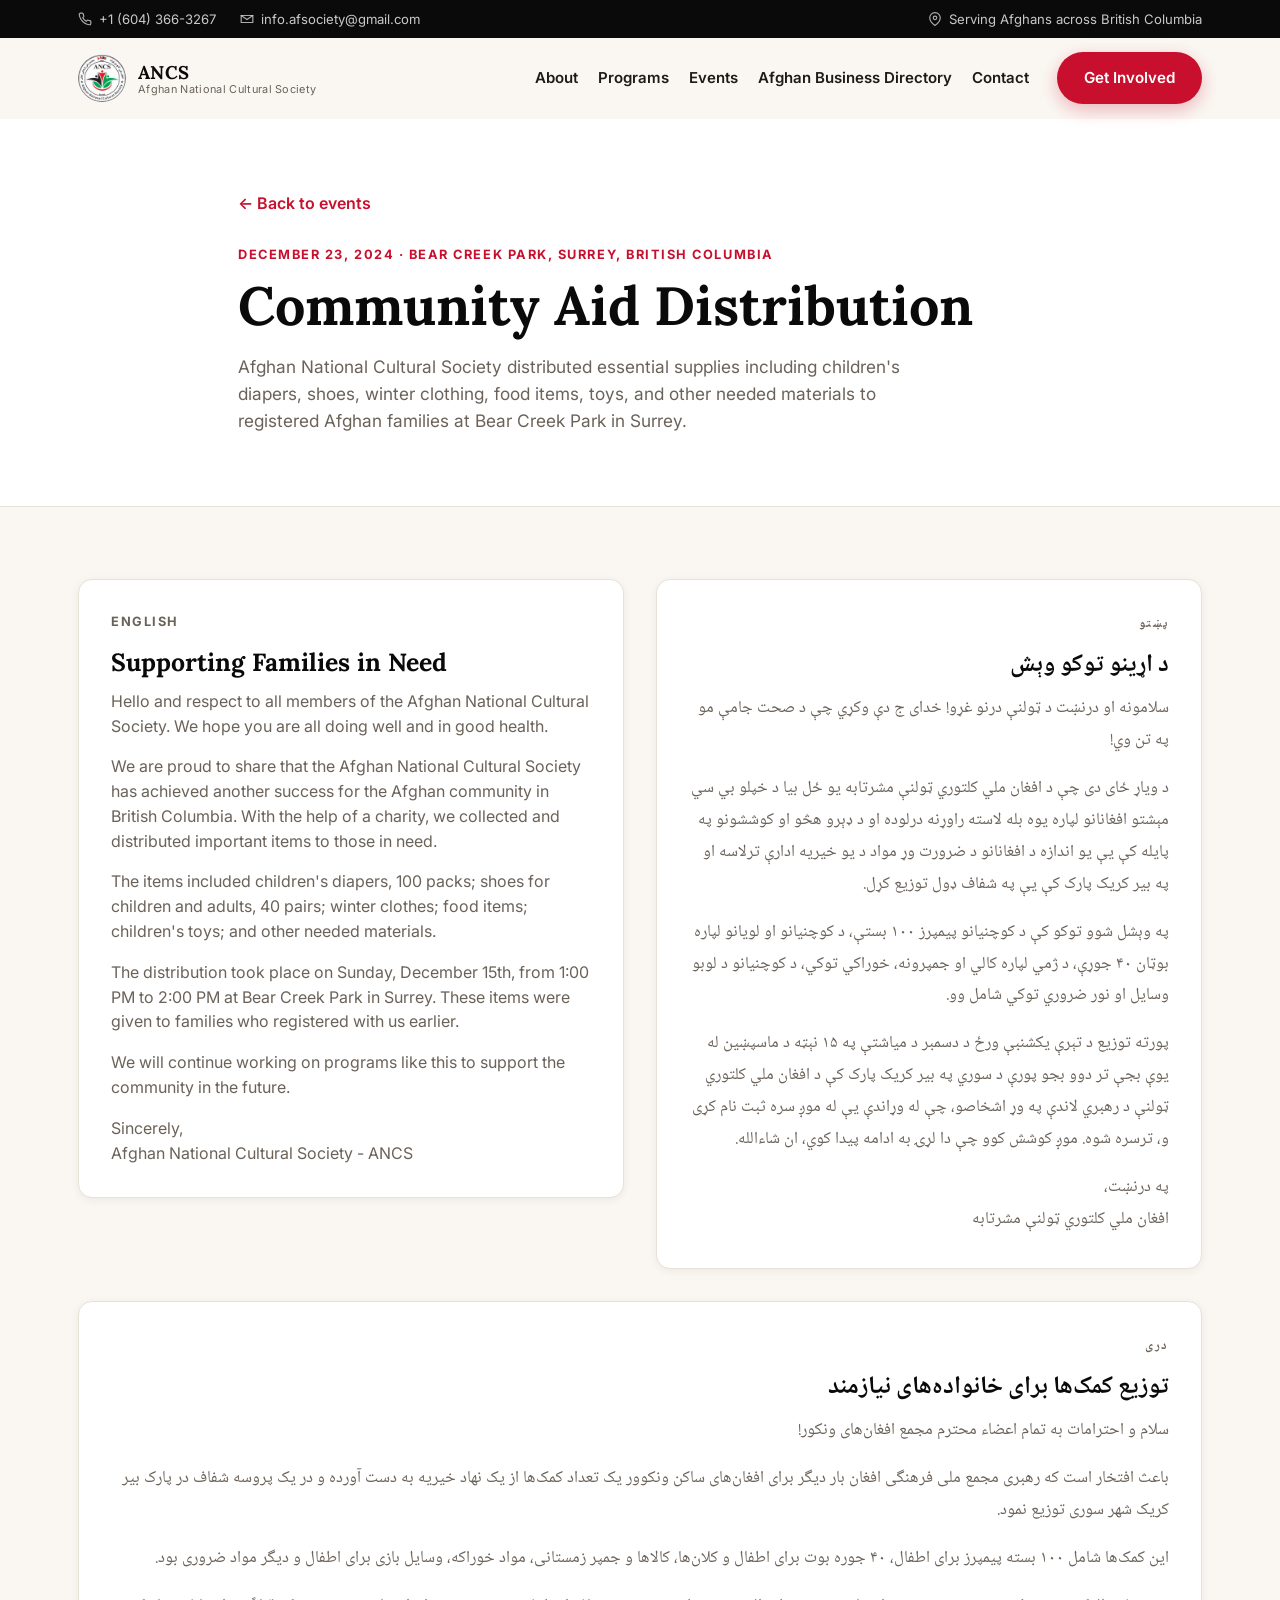
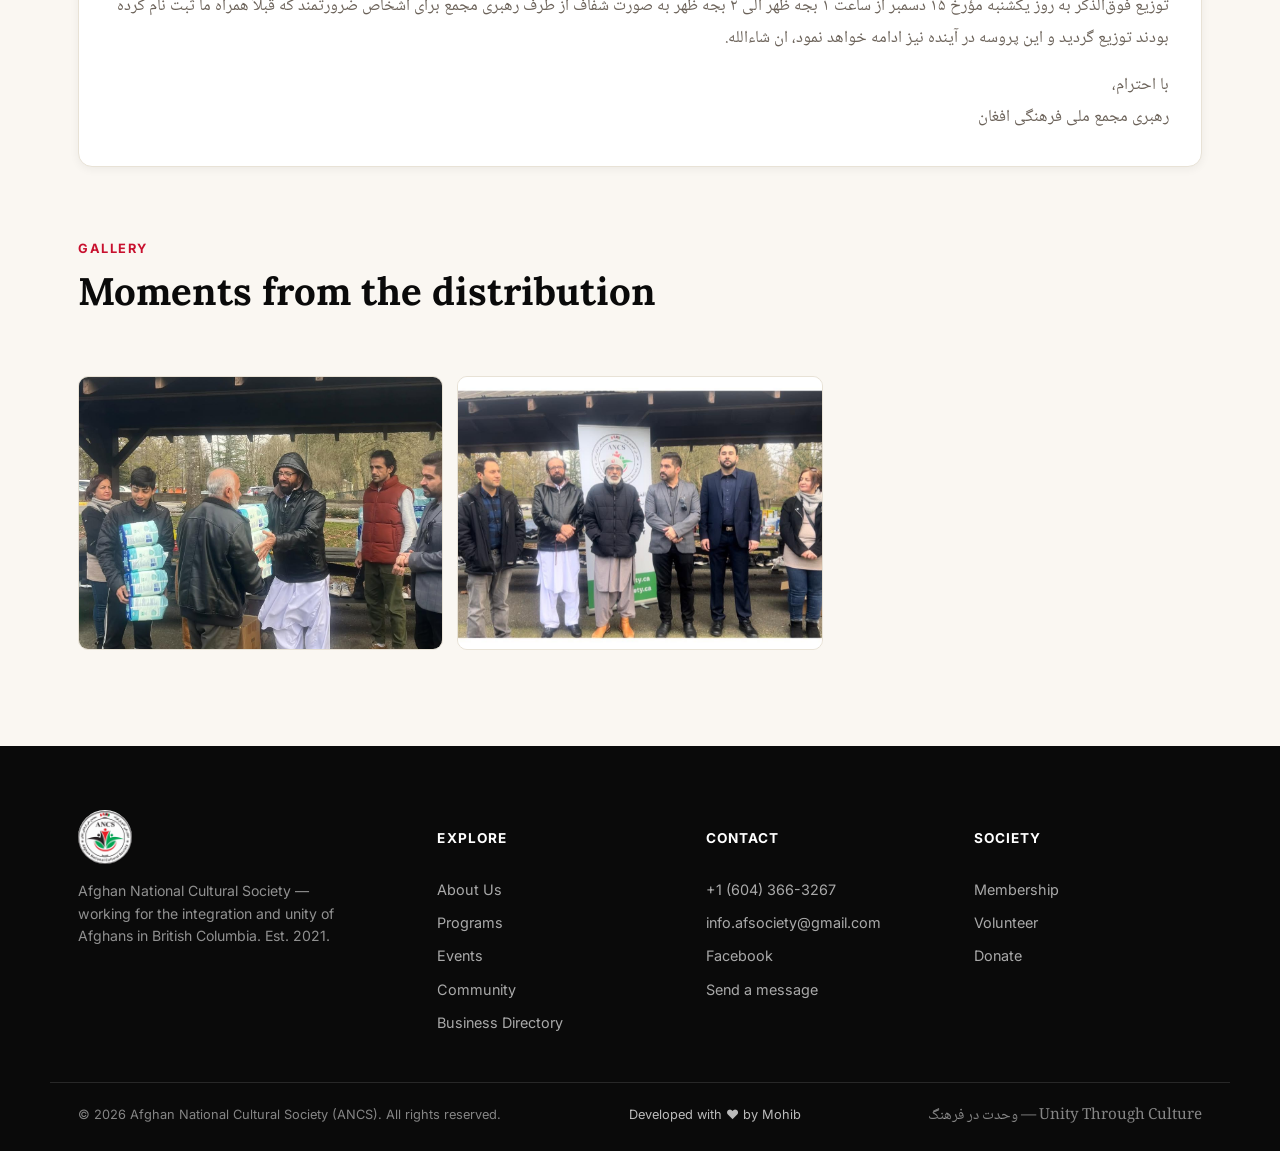
<file: community-aid-distribution-2024.html>
<!DOCTYPE html>
<html lang="en">
<head>
<meta charset="UTF-8">
<meta name="viewport" content="width=device-width, initial-scale=1.0">
<title>Community Aid Distribution — ANCS</title>
<link rel="icon" type="image/png" href="favicon.png">
<link rel="preconnect" href="https://fonts.googleapis.com">
<link rel="preconnect" href="https://fonts.gstatic.com" crossorigin>
<link href="https://fonts.googleapis.com/css2?family=Lora:ital,wght@0,500;0,600;0,700;1,500&family=Inter:wght@400;500;600;700;800&family=Noto+Naskh+Arabic:wght@500;700&display=swap" rel="stylesheet">
<link rel="stylesheet" href="styles.css">
</head>
<body>

<div class="topbar">
  <div class="topbar-inner">
    <div class="topbar-item">
      <svg width="14" height="14" viewBox="0 0 24 24" fill="none"><path d="M22 16.92v3a2 2 0 0 1-2.18 2 19.79 19.79 0 0 1-8.63-3.07 19.5 19.5 0 0 1-6-6 19.79 19.79 0 0 1-3.07-8.67A2 2 0 0 1 4.11 2h3a2 2 0 0 1 2 1.72c.127.96.361 1.903.7 2.81a2 2 0 0 1-.45 2.11L8.09 9.91a16 16 0 0 0 6 6l1.27-1.27a2 2 0 0 1 2.11-.45c.907.339 1.85.573 2.81.7A2 2 0 0 1 22 16.92z" stroke="currentColor" stroke-width="2" stroke-linecap="round" stroke-linejoin="round"/></svg>
      <a href="tel:+16043663267">+1 (604) 366-3267</a>
    </div>
    <div class="topbar-item">
      <svg width="14" height="14" viewBox="0 0 24 24" fill="none"><path d="M4 4h16v16H4z" stroke="none"/><path d="M22 6L12 13 2 6" stroke="currentColor" stroke-width="2" stroke-linecap="round" stroke-linejoin="round"/><path d="M2 6h20v12H2z" stroke="currentColor" stroke-width="2" stroke-linejoin="round"/></svg>
      <a href="mailto:info.afsociety@gmail.com">info.afsociety@gmail.com</a>
    </div>
    <div class="topbar-item topbar-loc">
      <svg width="14" height="14" viewBox="0 0 24 24" fill="none"><path d="M21 10c0 7-9 13-9 13s-9-6-9-13a9 9 0 1 1 18 0z" stroke="currentColor" stroke-width="2" stroke-linejoin="round"/><circle cx="12" cy="10" r="3" stroke="currentColor" stroke-width="2"/></svg>
      <span>Serving Afghans across British Columbia</span>
    </div>
  </div>
</div>

<header class="site-header">
  <div class="nav-wrap">
    <a href="index.html#top" class="brand">
      <img src="/logo.png" alt="ANCS Logo" class="brand-mark">
      <span class="brand-text">
        <strong>ANCS</strong>
        <small>Afghan National Cultural Society</small>
      </span>
    </a>
    <nav class="main-nav">
      <a href="index.html#about">About</a>
      <a href="index.html#programs">Programs</a>
      <a href="index.html#events">Events</a>
      <a href="business-directory.html">Afghan Business Directory</a>
      <a href="index.html#contact">Contact</a>
    </nav>
    <a href="index.html#contact" class="btn btn-primary nav-cta">Get Involved</a>
    <button class="nav-toggle" aria-label="Toggle menu" aria-expanded="false">
      <span></span><span></span><span></span>
    </button>
  </div>
</header>

<main>
  <section class="event-detail-hero">
    <div class="section-inner event-detail-hero-inner">
      <a href="index.html#events" class="text-link">← Back to events</a>
      <p class="kicker">December 23, 2024 · Bear Creek Park, Surrey, British Columbia</p>
      <h1>Community Aid Distribution</h1>
      <p>
        Afghan National Cultural Society distributed essential supplies including children's diapers,
        shoes, winter clothing, food items, toys, and other needed materials to registered Afghan
        families at Bear Creek Park in Surrey.
      </p>
    </div>
  </section>

  <section class="event-detail-content">
    <div class="section-inner event-detail-grid">
      <article class="event-story">
        <p class="kicker">English</p>
        <h2>Supporting Families in Need</h2>
        <p>
          Hello and respect to all members of the Afghan National Cultural Society. We hope you are
          all doing well and in good health.
        </p>
        <p>
          We are proud to share that the Afghan National Cultural Society has achieved another success
          for the Afghan community in British Columbia. With the help of a charity, we collected and
          distributed important items to those in need.
        </p>
        <p>
          The items included children's diapers, 100 packs; shoes for children and adults, 40 pairs;
          winter clothes; food items; children's toys; and other needed materials.
        </p>
        <p>
          The distribution took place on Sunday, December 15th, from 1:00 PM to 2:00 PM at Bear Creek
          Park in Surrey. These items were given to families who registered with us earlier.
        </p>
        <p>
          We will continue working on programs like this to support the community in the future.
        </p>
        <p>
          Sincerely,<br>
          Afghan National Cultural Society - ANCS
        </p>
      </article>

      <article class="event-story event-story-pashto" lang="ps" dir="rtl">
        <p class="kicker">پښتو</p>
        <h2>د اړینو توکو وېش</h2>
        <p>
          سلامونه او درنښت د ټولنې درنو غړو! خدای ج دې وکړي چې د صحت جامې مو په تن وي!
        </p>
        <p>
          د ویاړ ځای دی چې د افغان ملي کلتوري ټولنې مشرتابه یو ځل بیا د خپلو بي سي مېشتو
          افغانانو لپاره یوه بله لاسته راوړنه درلوده او د ډېرو هڅو او کوششونو په پایله کې یې
          یو اندازه د افغانانو د ضرورت وړ مواد د یو خیریه ادارې ترلاسه او په بیر کریک پارک کې
          یې په شفاف ډول توزیع کړل.
        </p>
        <p>
          په وېشل شوو توکو کې د کوچنیانو پیمپرز ۱۰۰ بستې، د کوچنیانو او لویانو لپاره بوټان
          ۴۰ جوړې، د ژمي لپاره کالي او جمپرونه، خوراکي توکي، د کوچنیانو د لوبو وسایل او نور
          ضروري توکي شامل وو.
        </p>
        <p>
          پورته توزیع د تېرې یکشنبې ورځ د دسمبر د میاشتې په ۱۵ نېټه د ماسپښین له یوې بجې تر
          دوو بجو پورې د سوري په بیر کریک پارک کې د افغان ملي کلتوري ټولنې د رهبري لاندې په
          وړ اشخاصو، چې له وړاندې یې له موږ سره ثبت نام کړی و، ترسره شوه. موږ کوشش کوو چې
          دا لړۍ به ادامه پیدا کوي، ان شاءالله.
        </p>
        <p>
          په درنښت،<br>
          افغان ملي کلتوري ټولنې مشرتابه
        </p>
      </article>

      <article class="event-story event-story-pashto" lang="fa" dir="rtl">
        <p class="kicker">دری</p>
        <h2>توزیع کمک‌ها برای خانواده‌های نیازمند</h2>
        <p>
          سلام و احترامات به تمام اعضاء محترم مجمع افغان‌های ونکور!
        </p>
        <p>
          باعث افتخار است که رهبری مجمع ملی فرهنگی افغان بار دیگر برای افغان‌های ساکن ونکوور
          یک تعداد کمک‌ها از یک نهاد خیریه به دست آورده و در یک پروسه شفاف در پارک بیر کریک
          شهر سوری توزیع نمود.
        </p>
        <p>
          این کمک‌ها شامل ۱۰۰ بسته پیمپرز برای اطفال، ۴۰ جوره بوت برای اطفال و کلان‌ها،
          کالاها و جمپر زمستانی، مواد خوراکه، وسایل بازی برای اطفال و دیگر مواد ضروری بود.
        </p>
        <p>
          توزیع فوق‌الذکر به روز یکشنبه مؤرخ ۱۵ دسمبر از ساعت ۱ بجه ظهر الی ۲ بجه ظهر به
          صورت شفاف از طرف رهبری مجمع برای اشخاص ضرورتمند که قبلاً همراه ما ثبت نام کرده بودند
          توزیع گردید و این پروسه در آینده نیز ادامه خواهد نمود، ان شاءالله.
        </p>
        <p>
          با احترام،<br>
          رهبری مجمع ملی فرهنگی افغان
        </p>
      </article>
    </div>
  </section>

  <section class="event-gallery-section">
    <div class="section-inner">
      <div class="section-head section-head-row">
        <div>
          <p class="kicker">Gallery</p>
          <h2>Moments from the distribution</h2>
        </div>
      </div>
      <div class="event-gallery">
        <img src="assets/distribution/pic1.jpg" alt="Community aid distribution photo 1" loading="lazy">
        <img src="assets/distribution/pic2.jpg" alt="Community aid distribution photo 2" loading="lazy">
      </div>
    </div>
  </section>
</main>

<footer class="site-footer">
  <div class="section-inner footer-grid">
    <div class="footer-brand">
      <img src="/logo.png" alt="ANCS Logo">
      <p>Afghan National Cultural Society — working for the integration and unity of Afghans in British Columbia. Est. 2021.</p>
    </div>
    <div class="footer-col">
      <h4>Explore</h4>
      <a href="index.html#about">About Us</a>
      <a href="index.html#programs">Programs</a>
      <a href="index.html#events">Events</a>
      <a href="index.html#community">Community</a>
      <a href="business-directory.html">Business Directory</a>
    </div>
    <div class="footer-col">
      <h4>Contact</h4>
      <a href="tel:+16043663267">+1 (604) 366-3267</a>
      <a href="mailto:info.afsociety@gmail.com">info.afsociety@gmail.com</a>
      <a href="https://www.facebook.com/profile.php?id=100090838821300" target="_blank" rel="noopener noreferrer">Facebook</a>
      <a href="index.html#contact">Send a message</a>
    </div>
    <div class="footer-col">
      <h4>Society</h4>
      <a href="index.html#contact">Membership</a>
      <a href="index.html#contact">Volunteer</a>
      <a href="index.html#contact">Donate</a>
    </div>
  </div>
  <div class="footer-bottom">
    <span>© 2026 Afghan National Cultural Society (ANCS). All rights reserved.</span>
    <a class="developer-credit" href="https://www.mohibwaziri.ca/" target="_blank" rel="noopener noreferrer">Developed with ❤️ by Mohib</a>
    <span class="footer-tagline">وحدت در فرهنگ — Unity Through Culture</span>
  </div>
</footer>

<script>
  const toggle = document.querySelector('.nav-toggle');
  toggle.addEventListener('click', () => {
    const open = document.body.classList.toggle('nav-open');
    toggle.setAttribute('aria-expanded', open);
  });

  document.querySelectorAll('.main-nav a').forEach(link => {
    link.addEventListener('click', () => document.body.classList.remove('nav-open'));
  });

  const header = document.querySelector('.site-header');
  window.addEventListener('scroll', () => {
    header.classList.toggle('scrolled', window.scrollY > 10);
  });
</script>
</body>
</html>
</file>
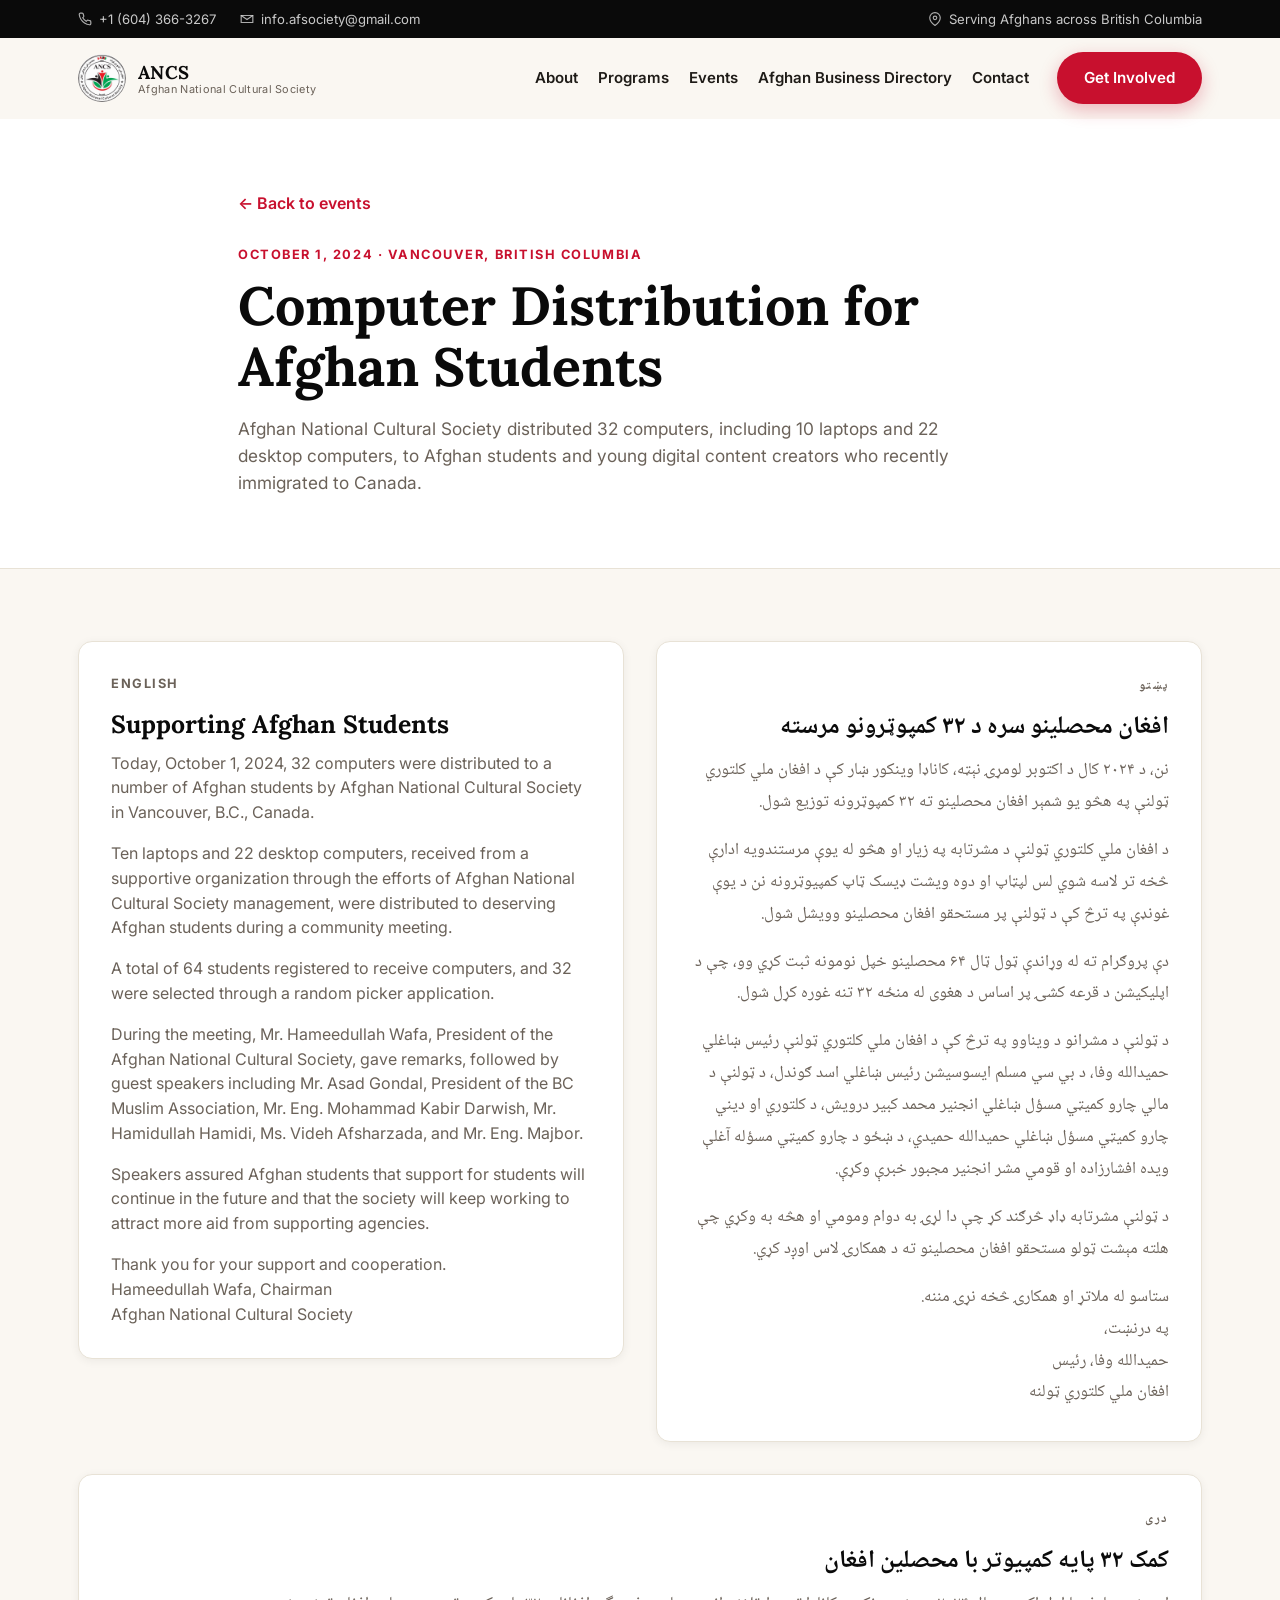
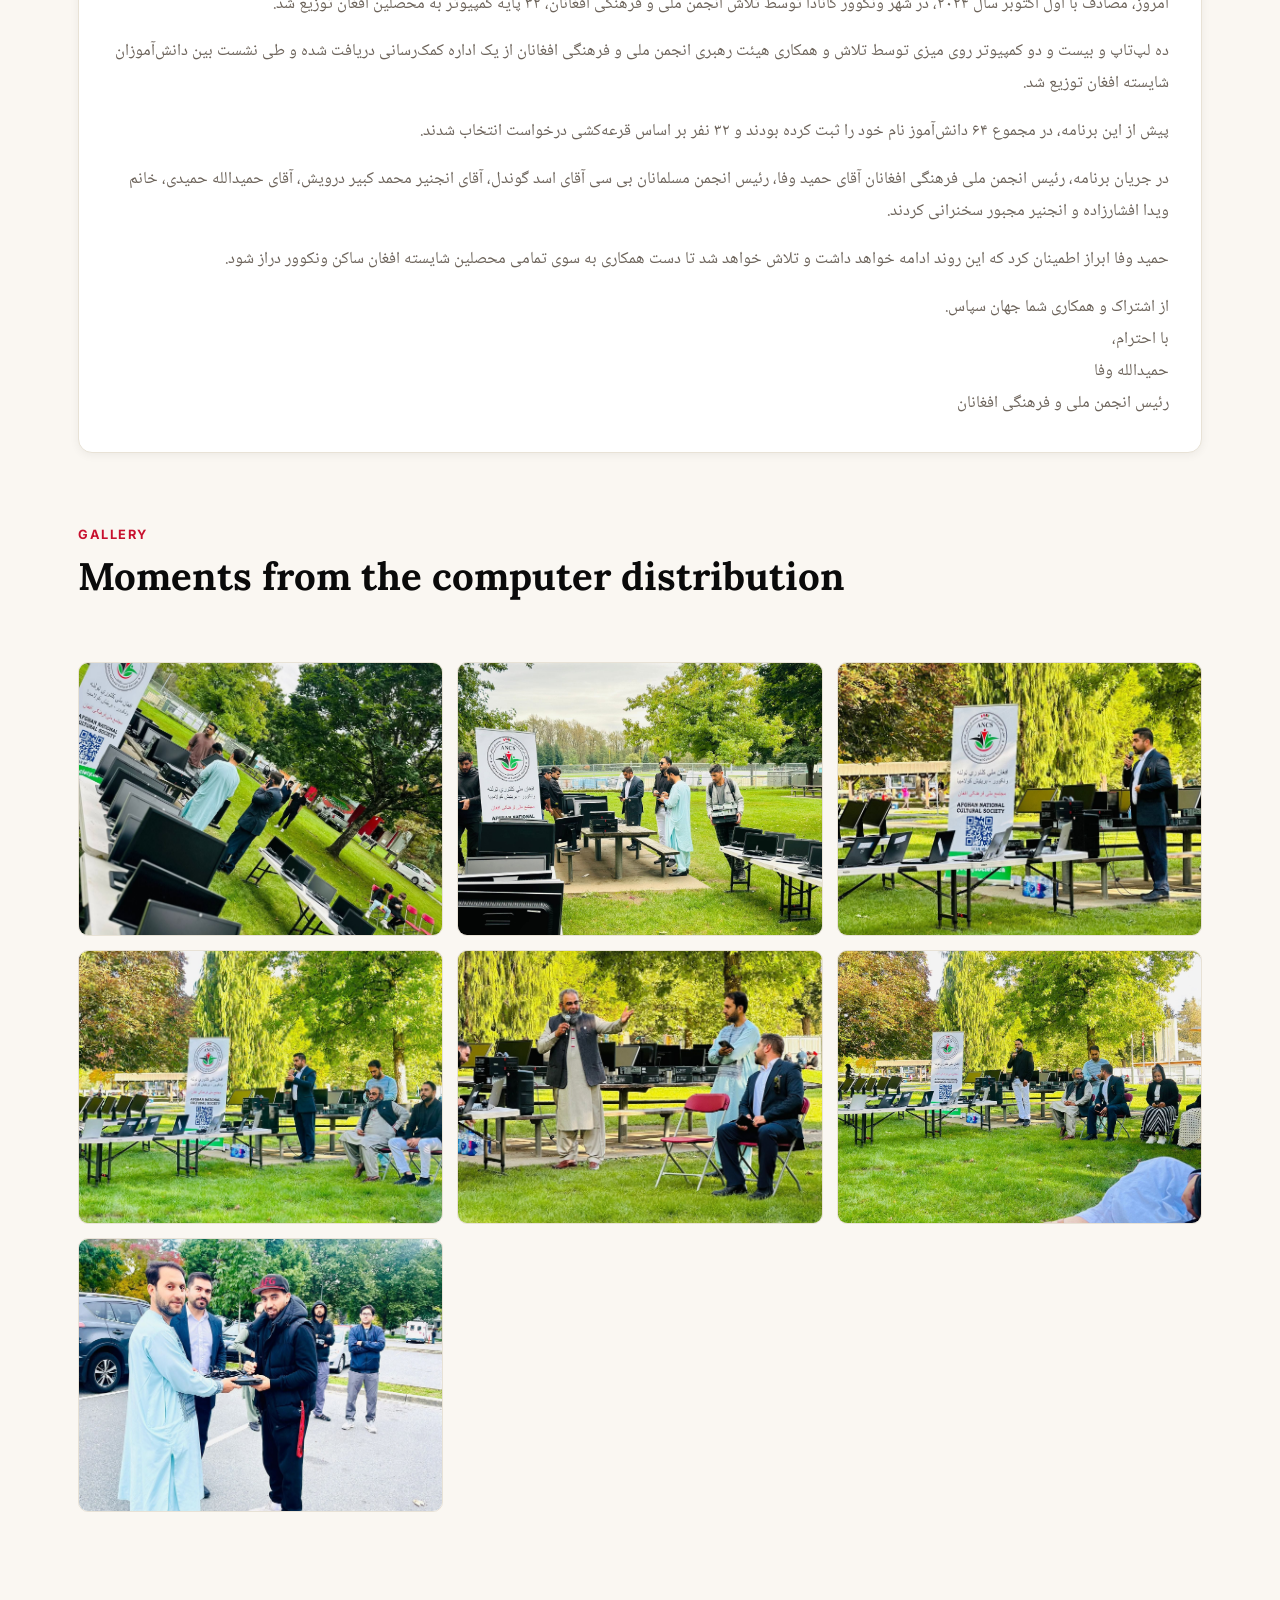
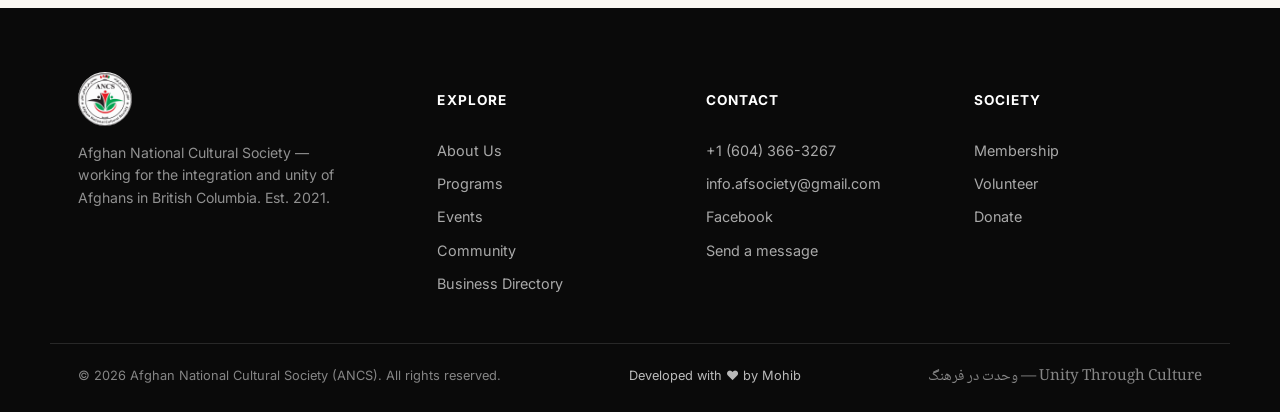
<file: computer-distribution-2024.html>
<!DOCTYPE html>
<html lang="en">
<head>
<meta charset="UTF-8">
<meta name="viewport" content="width=device-width, initial-scale=1.0">
<title>Computer Distribution for Afghan Students — ANCS</title>
<link rel="icon" type="image/png" href="favicon.png">
<link rel="preconnect" href="https://fonts.googleapis.com">
<link rel="preconnect" href="https://fonts.gstatic.com" crossorigin>
<link href="https://fonts.googleapis.com/css2?family=Lora:ital,wght@0,500;0,600;0,700;1,500&family=Inter:wght@400;500;600;700;800&family=Noto+Naskh+Arabic:wght@500;700&display=swap" rel="stylesheet">
<link rel="stylesheet" href="styles.css">
</head>
<body>

<div class="topbar">
  <div class="topbar-inner">
    <div class="topbar-item">
      <svg width="14" height="14" viewBox="0 0 24 24" fill="none"><path d="M22 16.92v3a2 2 0 0 1-2.18 2 19.79 19.79 0 0 1-8.63-3.07 19.5 19.5 0 0 1-6-6 19.79 19.79 0 0 1-3.07-8.67A2 2 0 0 1 4.11 2h3a2 2 0 0 1 2 1.72c.127.96.361 1.903.7 2.81a2 2 0 0 1-.45 2.11L8.09 9.91a16 16 0 0 0 6 6l1.27-1.27a2 2 0 0 1 2.11-.45c.907.339 1.85.573 2.81.7A2 2 0 0 1 22 16.92z" stroke="currentColor" stroke-width="2" stroke-linecap="round" stroke-linejoin="round"/></svg>
      <a href="tel:+16043663267">+1 (604) 366-3267</a>
    </div>
    <div class="topbar-item">
      <svg width="14" height="14" viewBox="0 0 24 24" fill="none"><path d="M4 4h16v16H4z" stroke="none"/><path d="M22 6L12 13 2 6" stroke="currentColor" stroke-width="2" stroke-linecap="round" stroke-linejoin="round"/><path d="M2 6h20v12H2z" stroke="currentColor" stroke-width="2" stroke-linejoin="round"/></svg>
      <a href="mailto:info.afsociety@gmail.com">info.afsociety@gmail.com</a>
    </div>
    <div class="topbar-item topbar-loc">
      <svg width="14" height="14" viewBox="0 0 24 24" fill="none"><path d="M21 10c0 7-9 13-9 13s-9-6-9-13a9 9 0 1 1 18 0z" stroke="currentColor" stroke-width="2" stroke-linejoin="round"/><circle cx="12" cy="10" r="3" stroke="currentColor" stroke-width="2"/></svg>
      <span>Serving Afghans across British Columbia</span>
    </div>
  </div>
</div>

<header class="site-header">
  <div class="nav-wrap">
    <a href="index.html#top" class="brand">
      <img src="/logo.png" alt="ANCS Logo" class="brand-mark">
      <span class="brand-text">
        <strong>ANCS</strong>
        <small>Afghan National Cultural Society</small>
      </span>
    </a>
    <nav class="main-nav">
      <a href="index.html#about">About</a>
      <a href="index.html#programs">Programs</a>
      <a href="index.html#events">Events</a>
      <a href="business-directory.html">Afghan Business Directory</a>
      <a href="index.html#contact">Contact</a>
    </nav>
    <a href="index.html#contact" class="btn btn-primary nav-cta">Get Involved</a>
    <button class="nav-toggle" aria-label="Toggle menu" aria-expanded="false">
      <span></span><span></span><span></span>
    </button>
  </div>
</header>

<main>
  <section class="event-detail-hero">
    <div class="section-inner event-detail-hero-inner">
      <a href="index.html#events" class="text-link">← Back to events</a>
      <p class="kicker">October 1, 2024 · Vancouver, British Columbia</p>
      <h1>Computer Distribution for Afghan Students</h1>
      <p>
        Afghan National Cultural Society distributed 32 computers, including 10 laptops and
        22 desktop computers, to Afghan students and young digital content creators who recently
        immigrated to Canada.
      </p>
    </div>
  </section>

  <section class="event-detail-content">
    <div class="section-inner event-detail-grid">
      <article class="event-story">
        <p class="kicker">English</p>
        <h2>Supporting Afghan Students</h2>
        <p>
          Today, October 1, 2024, 32 computers were distributed to a number of Afghan students by
          Afghan National Cultural Society in Vancouver, B.C., Canada.
        </p>
        <p>
          Ten laptops and 22 desktop computers, received from a supportive organization through the
          efforts of Afghan National Cultural Society management, were distributed to deserving Afghan
          students during a community meeting.
        </p>
        <p>
          A total of 64 students registered to receive computers, and 32 were selected through a
          random picker application.
        </p>
        <p>
          During the meeting, Mr. Hameedullah Wafa, President of the Afghan National Cultural Society,
          gave remarks, followed by guest speakers including Mr. Asad Gondal, President of the BC
          Muslim Association, Mr. Eng. Mohammad Kabir Darwish, Mr. Hamidullah Hamidi, Ms. Videh
          Afsharzada, and Mr. Eng. Majbor.
        </p>
        <p>
          Speakers assured Afghan students that support for students will continue in the future and
          that the society will keep working to attract more aid from supporting agencies.
        </p>
        <p>
          Thank you for your support and cooperation.<br>
          Hameedullah Wafa, Chairman<br>
          Afghan National Cultural Society
        </p>
      </article>

      <article class="event-story event-story-pashto" lang="ps" dir="rtl">
        <p class="kicker">پښتو</p>
        <h2>افغان محصلینو سره د ۳۲ کمپوټرونو مرسته</h2>
        <p>
          نن، د ۲۰۲۴ کال د اکتوبر لومړۍ نېټه، کاناډا وینکور ښار کې د افغان ملي کلتوري ټولنې
          په هڅو یو شمېر افغان محصلینو ته ۳۲ کمپوټرونه توزیع شول.
        </p>
        <p>
          د افغان ملي کلتوري ټولنې د مشرتابه په زیار او هڅو له یوې مرستندویه ادارې څخه تر لاسه
          شوي لس لپټاپ او دوه ویشت ډیسک ټاپ کمپیوټرونه نن د یوې غونډې په ترڅ کې د ټولنې پر
          مستحقو افغان محصلینو وویشل شول.
        </p>
        <p>
          دې پروګرام ته له وړاندې ټول ټال ۶۴ محصلینو خپل نومونه ثبت کړي وو، چې د اپلیکیشن د
          قرعه کشۍ پر اساس د هغوی له منځه ۳۲ تنه غوره کړل شول.
        </p>
        <p>
          د ټولنې د مشرانو د ویناوو په ترڅ کې د افغان ملي کلتوري ټولنې رئیس ښاغلي حمیدالله وفا،
          د بي سي مسلم ایسوسیشن رئیس ښاغلي اسد ګوندل، د ټولنې د مالي چارو کمیټي مسؤل ښاغلي
          انجنیر محمد کبیر درویش، د کلتوري او دیني چارو کمیټي مسؤل ښاغلي حمیدالله حمیدي،
          د ښځو د چارو کمیټي مسؤله آغلې ویده افشارزاده او قومي مشر انجنیر مجبور خبرې وکړې.
        </p>
        <p>
          د ټولنې مشرتابه ډاډ څرګند کړ چې دا لړۍ به دوام ومومي او هڅه به وکړي چې هلته مېشت
          ټولو مستحقو افغان محصلینو ته د همکارۍ لاس اوږد کړي.
        </p>
        <p>
          ستاسو له ملاتړ او همکارۍ څخه نړۍ مننه.<br>
          په درنښت،<br>
          حمیدالله وفا، رئیس<br>
          افغان ملي کلتوري ټولنه
        </p>
      </article>

      <article class="event-story event-story-pashto" lang="fa" dir="rtl">
        <p class="kicker">دری</p>
        <h2>کمک ۳۲ پایه کمپیوتر با محصلین افغان</h2>
        <p>
          امروز، مصادف با اول اکتوبر سال ۲۰۲۴، در شهر ونکوور کانادا توسط تلاش انجمن ملی و
          فرهنگی افغانان، ۳۲ پایه کمپیوتر به محصلین افغان توزیع شد.
        </p>
        <p>
          ده لپ‌تاپ و بیست و دو کمپیوتر روی میزی توسط تلاش و همکاری هیئت رهبری انجمن ملی و
          فرهنگی افغانان از یک اداره کمک‌رسانی دریافت شده و طی نشست بین دانش‌آموزان شایسته
          افغان توزیع شد.
        </p>
        <p>
          پیش از این برنامه، در مجموع ۶۴ دانش‌آموز نام خود را ثبت کرده بودند و ۳۲ نفر بر اساس
          قرعه‌کشی درخواست انتخاب شدند.
        </p>
        <p>
          در جریان برنامه، رئیس انجمن ملی فرهنگی افغانان آقای حمید وفا، رئیس انجمن مسلمانان
          بی سی آقای اسد گوندل، آقای انجنیر محمد کبیر درویش، آقای حمیدالله حمیدی، خانم ویدا
          افشارزاده و انجنیر مجبور سخنرانی کردند.
        </p>
        <p>
          حمید وفا ابراز اطمینان کرد که این روند ادامه خواهد داشت و تلاش خواهد شد تا دست
          همکاری به سوی تمامی محصلین شایسته افغان ساکن ونکوور دراز شود.
        </p>
        <p>
          از اشتراک و همکاری شما جهان سپاس.<br>
          با احترام،<br>
          حمیدالله وفا<br>
          رئیس انجمن ملی و فرهنگی افغانان
        </p>
      </article>
    </div>
  </section>

  <section class="event-gallery-section">
    <div class="section-inner">
      <div class="section-head section-head-row">
        <div>
          <p class="kicker">Gallery</p>
          <h2>Moments from the computer distribution</h2>
        </div>
      </div>
      <div class="event-gallery">
        <img src="assets/computer-distribution/pic1.jpg" alt="Computer distribution photo 1" loading="lazy">
        <img src="assets/computer-distribution/pic2.jpg" alt="Computer distribution photo 2" loading="lazy">
        <img src="assets/computer-distribution/pic3.jpg" alt="Computer distribution photo 3" loading="lazy">
        <img src="assets/computer-distribution/pic4.jpg" alt="Computer distribution photo 4" loading="lazy">
        <img src="assets/computer-distribution/pic5.jpg" alt="Computer distribution photo 5" loading="lazy">
        <img src="assets/computer-distribution/pic6.jpg" alt="Computer distribution photo 6" loading="lazy">
        <img src="assets/computer-distribution/pic7.jpg" alt="Computer distribution photo 7" loading="lazy">
      </div>
    </div>
  </section>
</main>

<footer class="site-footer">
  <div class="section-inner footer-grid">
    <div class="footer-brand">
      <img src="/logo.png" alt="ANCS Logo">
      <p>Afghan National Cultural Society — working for the integration and unity of Afghans in British Columbia. Est. 2021.</p>
    </div>
    <div class="footer-col">
      <h4>Explore</h4>
      <a href="index.html#about">About Us</a>
      <a href="index.html#programs">Programs</a>
      <a href="index.html#events">Events</a>
      <a href="index.html#community">Community</a>
      <a href="business-directory.html">Business Directory</a>
    </div>
    <div class="footer-col">
      <h4>Contact</h4>
      <a href="tel:+16043663267">+1 (604) 366-3267</a>
      <a href="mailto:info.afsociety@gmail.com">info.afsociety@gmail.com</a>
      <a href="https://www.facebook.com/profile.php?id=100090838821300" target="_blank" rel="noopener noreferrer">Facebook</a>
      <a href="index.html#contact">Send a message</a>
    </div>
    <div class="footer-col">
      <h4>Society</h4>
      <a href="index.html#contact">Membership</a>
      <a href="index.html#contact">Volunteer</a>
      <a href="index.html#contact">Donate</a>
    </div>
  </div>
  <div class="footer-bottom">
    <span>© 2026 Afghan National Cultural Society (ANCS). All rights reserved.</span>
    <a class="developer-credit" href="https://www.mohibwaziri.ca/" target="_blank" rel="noopener noreferrer">Developed with ❤️ by Mohib</a>
    <span class="footer-tagline">وحدت در فرهنگ — Unity Through Culture</span>
  </div>
</footer>

<script>
  const toggle = document.querySelector('.nav-toggle');
  toggle.addEventListener('click', () => {
    const open = document.body.classList.toggle('nav-open');
    toggle.setAttribute('aria-expanded', open);
  });

  document.querySelectorAll('.main-nav a').forEach(link => {
    link.addEventListener('click', () => document.body.classList.remove('nav-open'));
  });

  const header = document.querySelector('.site-header');
  window.addEventListener('scroll', () => {
    header.classList.toggle('scrolled', window.scrollY > 10);
  });
</script>
</body>
</html>
</file>
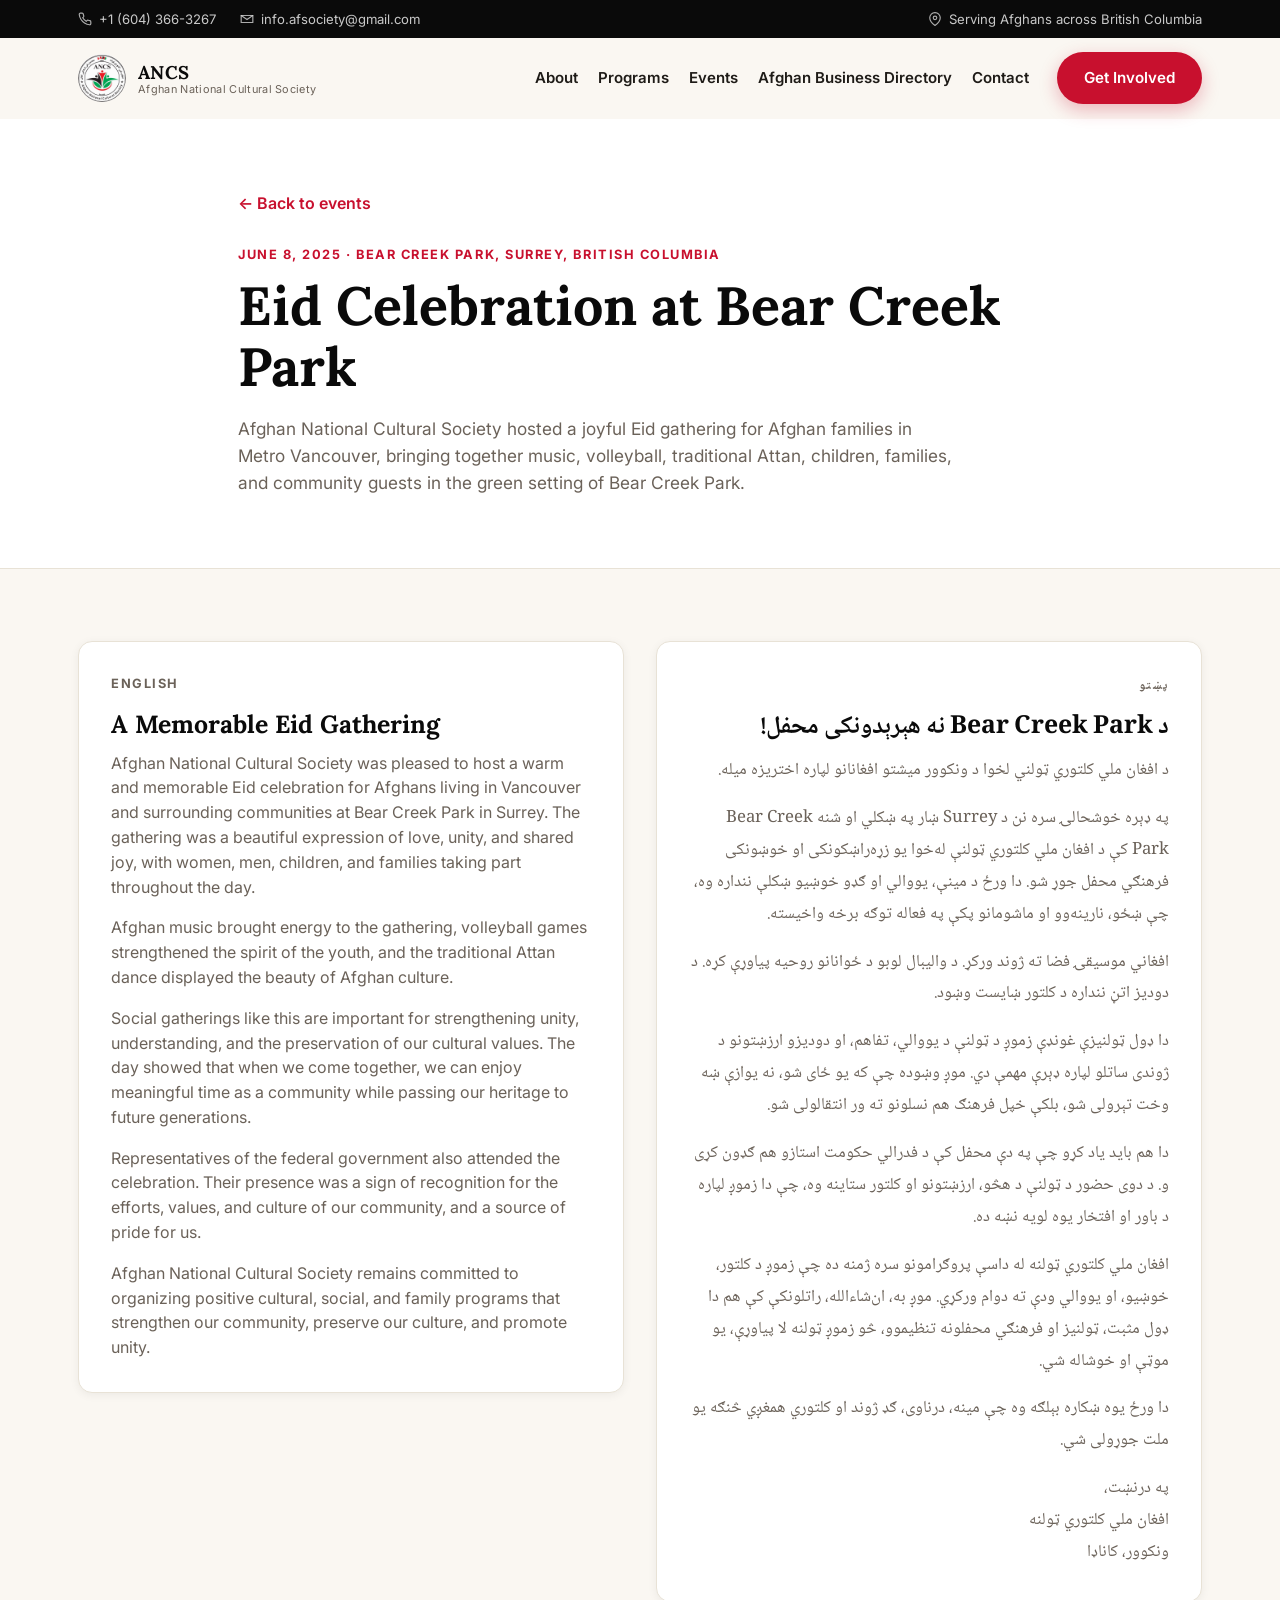
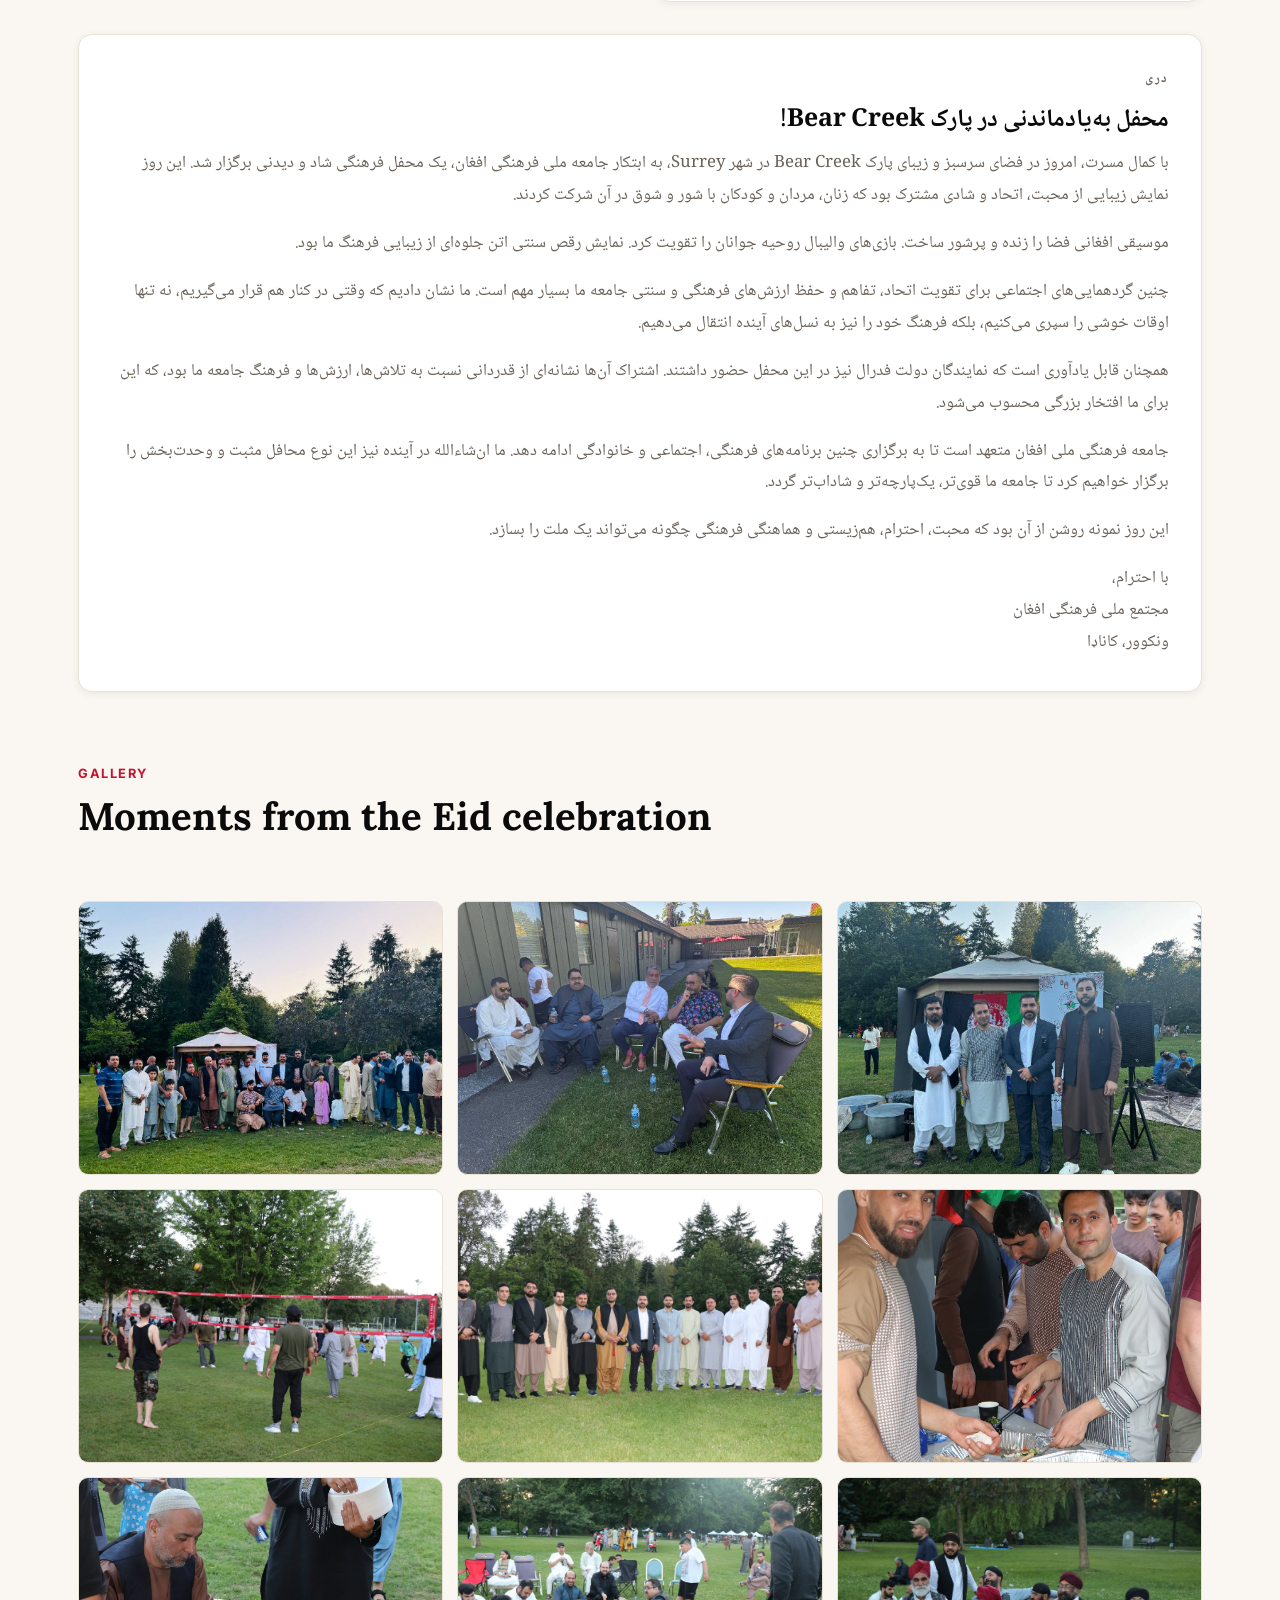
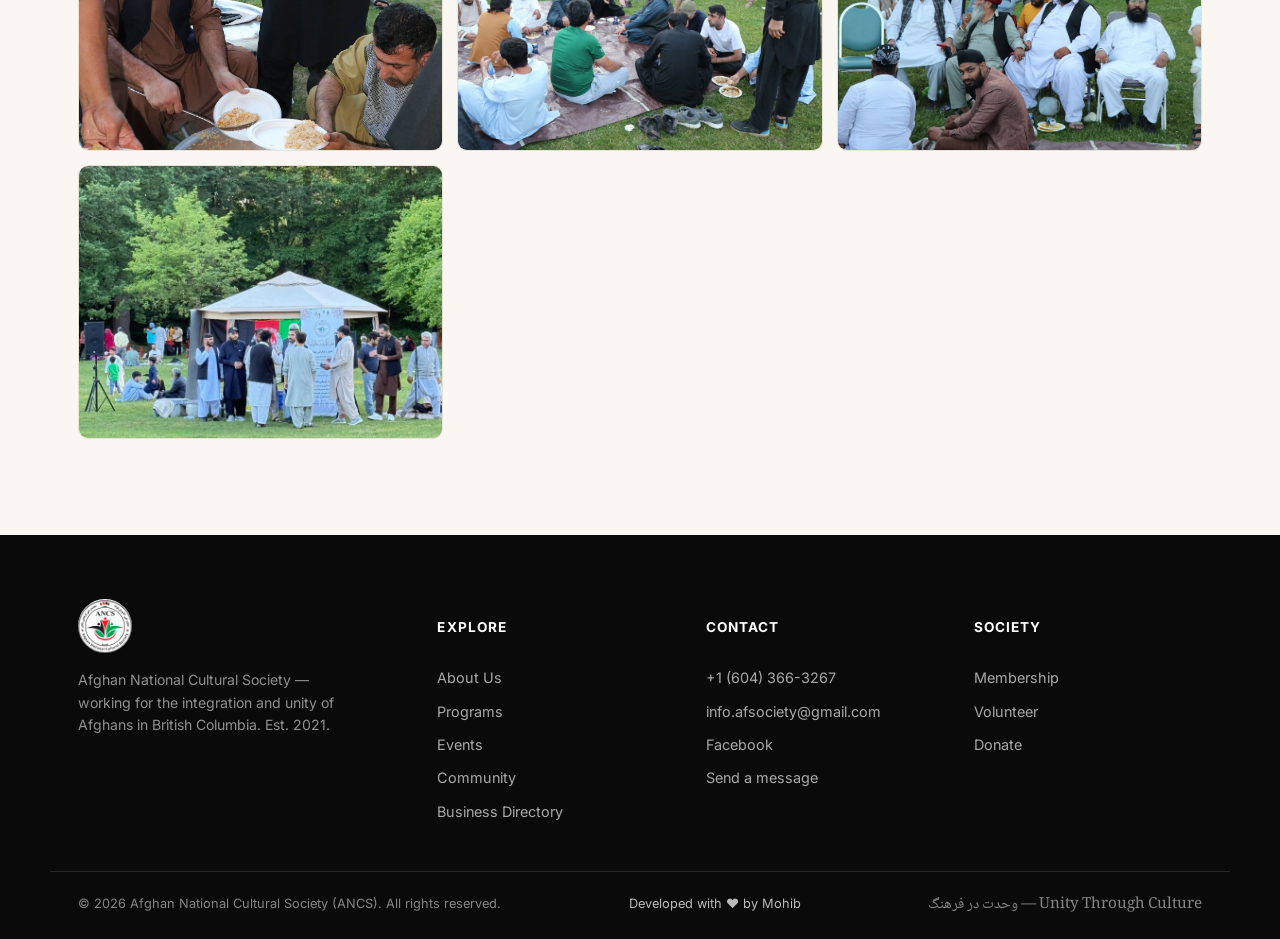
<file: eid-celebration-2025.html>
<!DOCTYPE html>
<html lang="en">
<head>
<meta charset="UTF-8">
<meta name="viewport" content="width=device-width, initial-scale=1.0">
<title>Eid Celebration at Bear Creek Park — ANCS</title>
<link rel="icon" type="image/png" href="favicon.png">
<link rel="preconnect" href="https://fonts.googleapis.com">
<link rel="preconnect" href="https://fonts.gstatic.com" crossorigin>
<link href="https://fonts.googleapis.com/css2?family=Lora:ital,wght@0,500;0,600;0,700;1,500&family=Inter:wght@400;500;600;700;800&family=Noto+Naskh+Arabic:wght@500;700&display=swap" rel="stylesheet">
<link rel="stylesheet" href="styles.css">
</head>
<body>

<div class="topbar">
  <div class="topbar-inner">
    <div class="topbar-item">
      <svg width="14" height="14" viewBox="0 0 24 24" fill="none"><path d="M22 16.92v3a2 2 0 0 1-2.18 2 19.79 19.79 0 0 1-8.63-3.07 19.5 19.5 0 0 1-6-6 19.79 19.79 0 0 1-3.07-8.67A2 2 0 0 1 4.11 2h3a2 2 0 0 1 2 1.72c.127.96.361 1.903.7 2.81a2 2 0 0 1-.45 2.11L8.09 9.91a16 16 0 0 0 6 6l1.27-1.27a2 2 0 0 1 2.11-.45c.907.339 1.85.573 2.81.7A2 2 0 0 1 22 16.92z" stroke="currentColor" stroke-width="2" stroke-linecap="round" stroke-linejoin="round"/></svg>
      <a href="tel:+16043663267">+1 (604) 366-3267</a>
    </div>
    <div class="topbar-item">
      <svg width="14" height="14" viewBox="0 0 24 24" fill="none"><path d="M4 4h16v16H4z" stroke="none"/><path d="M22 6L12 13 2 6" stroke="currentColor" stroke-width="2" stroke-linecap="round" stroke-linejoin="round"/><path d="M2 6h20v12H2z" stroke="currentColor" stroke-width="2" stroke-linejoin="round"/></svg>
      <a href="mailto:info.afsociety@gmail.com">info.afsociety@gmail.com</a>
    </div>
    <div class="topbar-item topbar-loc">
      <svg width="14" height="14" viewBox="0 0 24 24" fill="none"><path d="M21 10c0 7-9 13-9 13s-9-6-9-13a9 9 0 1 1 18 0z" stroke="currentColor" stroke-width="2" stroke-linejoin="round"/><circle cx="12" cy="10" r="3" stroke="currentColor" stroke-width="2"/></svg>
      <span>Serving Afghans across British Columbia</span>
    </div>
  </div>
</div>

<header class="site-header">
  <div class="nav-wrap">
    <a href="index.html#top" class="brand">
      <img src="/logo.png" alt="ANCS Logo" class="brand-mark">
      <span class="brand-text">
        <strong>ANCS</strong>
        <small>Afghan National Cultural Society</small>
      </span>
    </a>
    <nav class="main-nav">
      <a href="index.html#about">About</a>
      <a href="index.html#programs">Programs</a>
      <a href="index.html#events">Events</a>
      <a href="business-directory.html">Afghan Business Directory</a>
      <a href="index.html#contact">Contact</a>
    </nav>
    <a href="index.html#contact" class="btn btn-primary nav-cta">Get Involved</a>
    <button class="nav-toggle" aria-label="Toggle menu" aria-expanded="false">
      <span></span><span></span><span></span>
    </button>
  </div>
</header>

<main>
  <section class="event-detail-hero">
    <div class="section-inner event-detail-hero-inner">
      <a href="index.html#events" class="text-link">← Back to events</a>
      <p class="kicker">June 8, 2025 · Bear Creek Park, Surrey, British Columbia</p>
      <h1>Eid Celebration at Bear Creek Park</h1>
      <p>
        Afghan National Cultural Society hosted a joyful Eid gathering for Afghan families in
        Metro Vancouver, bringing together music, volleyball, traditional Attan, children, families,
        and community guests in the green setting of Bear Creek Park.
      </p>
    </div>
  </section>

  <section class="event-detail-content">
    <div class="section-inner event-detail-grid">
      <article class="event-story">
        <p class="kicker">English</p>
        <h2>A Memorable Eid Gathering</h2>
        <p>
          Afghan National Cultural Society was pleased to host a warm and memorable Eid celebration
          for Afghans living in Vancouver and surrounding communities at Bear Creek Park in Surrey.
          The gathering was a beautiful expression of love, unity, and shared joy, with women, men,
          children, and families taking part throughout the day.
        </p>
        <p>
          Afghan music brought energy to the gathering, volleyball games strengthened the spirit of
          the youth, and the traditional Attan dance displayed the beauty of Afghan culture.
        </p>
        <p>
          Social gatherings like this are important for strengthening unity, understanding, and the
          preservation of our cultural values. The day showed that when we come together, we can enjoy
          meaningful time as a community while passing our heritage to future generations.
        </p>
        <p>
          Representatives of the federal government also attended the celebration. Their presence was
          a sign of recognition for the efforts, values, and culture of our community, and a source of
          pride for us.
        </p>
        <p>
          Afghan National Cultural Society remains committed to organizing positive cultural, social,
          and family programs that strengthen our community, preserve our culture, and promote unity.
        </p>
      </article>

      <article class="event-story event-story-pashto" lang="ps" dir="rtl">
        <p class="kicker">پښتو</p>
        <h2>د Bear Creek Park نه هېرېدونکی محفل!</h2>
        <p>
          د افغان ملي کلتوري ټولني لخوا د ونکوور میشتو افغانانو لپاره اختریزه میله.
        </p>
        <p>
          په ډېره خوشحالۍ سره نن د Surrey ښار په ښکلي او شنه Bear Creek Park کې د افغان ملي
          کلتوري ټولنې له‌خوا یو زړه‌راښکونکی او خوښونکی فرهنګي محفل جوړ شو. دا ورځ د مینې،
          یووالي او ګډو خوښیو ښکلې ننداره وه، چې ښځو، نارینه‌وو او ماشومانو پکې په فعاله توګه
          برخه واخیسته.
        </p>
        <p>
          افغاني موسیقۍ فضا ته ژوند ورکړ. د والیبال لوبو د ځوانانو روحیه پیاوړې کړه.
          د دودیز اتڼ ننداره د کلتور ښایست وښود.
        </p>
        <p>
          دا ډول ټولنیزې غونډې زموږ د ټولنې د یووالي، تفاهم، او دودیزو ارزښتونو د ژوندی ساتلو
          لپاره ډېرې مهمې دي. موږ وښوده چې که یو ځای شو، نه یوازې ښه وخت تېرولی شو، بلکې
          خپل فرهنګ هم نسلونو ته ور انتقالولی شو.
        </p>
        <p>
          دا هم باید یاد کړو چې په دې محفل کې د فدرالي حکومت استازو هم ګډون کړی و. د دوی حضور
          د ټولنې د هڅو، ارزښتونو او کلتور ستاینه وه، چې دا زموږ لپاره د باور او افتخار یوه لویه نښه ده.
        </p>
        <p>
          افغان ملي کلتوري ټولنه له داسې پروګرامونو سره ژمنه ده چې زموږ د کلتور، خوښیو، او
          یووالي ودې ته دوام ورکړي. موږ به، ان‌شاءالله، راتلونکې کې هم دا ډول مثبت، ټولنیز او
          فرهنګي محفلونه تنظیموو، څو زموږ ټولنه لا پیاوړې، یو موټې او خوشاله شي.
        </p>
        <p>
          دا ورځ یوه ښکاره بېلګه وه چې مینه، درناوی، ګډ ژوند او کلتوري همغږي څنګه یو ملت جوړولی شي.
        </p>
        <p>
          په درنښت،<br>
          افغان ملي کلتوري ټولنه<br>
          ونکوور، کاناډا
        </p>
      </article>

      <article class="event-story event-story-pashto" lang="fa" dir="rtl">
        <p class="kicker">دری</p>
        <h2>محفل به‌یادماندنی در پارک Bear Creek!</h2>
        <p>
          با کمال مسرت، امروز در فضای سرسبز و زیبای پارک Bear Creek در شهر Surrey، به ابتکار
          جامعه ملی فرهنگی افغان، یک محفل فرهنگی شاد و دیدنی برگزار شد. این روز نمایش زیبایی
          از محبت، اتحاد و شادی مشترک بود که زنان، مردان و کودکان با شور و شوق در آن شرکت کردند.
        </p>
        <p>
          موسیقی افغانی فضا را زنده و پرشور ساخت. بازی‌های والیبال روحیه جوانان را تقویت کرد.
          نمایش رقص سنتی اتن جلوه‌ای از زیبایی فرهنگ ما بود.
        </p>
        <p>
          چنین گردهمایی‌های اجتماعی برای تقویت اتحاد، تفاهم و حفظ ارزش‌های فرهنگی و سنتی جامعه
          ما بسیار مهم است. ما نشان دادیم که وقتی در کنار هم قرار می‌گیریم، نه تنها اوقات خوشی
          را سپری می‌کنیم، بلکه فرهنگ خود را نیز به نسل‌های آینده انتقال می‌دهیم.
        </p>
        <p>
          همچنان قابل یادآوری است که نمایندگان دولت فدرال نیز در این محفل حضور داشتند. اشتراک
          آن‌ها نشانه‌ای از قدردانی نسبت به تلاش‌ها، ارزش‌ها و فرهنگ جامعه ما بود، که این برای
          ما افتخار بزرگی محسوب می‌شود.
        </p>
        <p>
          جامعه فرهنگی ملی افغان متعهد است تا به برگزاری چنین برنامه‌های فرهنگی، اجتماعی و
          خانوادگی ادامه دهد. ما ان‌شاءالله در آینده نیز این نوع محافل مثبت و وحدت‌بخش را برگزار
          خواهیم کرد تا جامعه ما قوی‌تر، یک‌پارچه‌تر و شاداب‌تر گردد.
        </p>
        <p>
          این روز نمونه روشن از آن بود که محبت، احترام، هم‌زیستی و هماهنگی فرهنگی چگونه می‌تواند
          یک ملت را بسازد.
        </p>
        <p>
          با احترام،<br>
          مجتمع ملی فرهنگی افغان<br>
          ونکوور، کاناډا
        </p>
      </article>
    </div>
  </section>

  <section class="event-gallery-section">
    <div class="section-inner">
      <div class="section-head section-head-row">
        <div>
          <p class="kicker">Gallery</p>
          <h2>Moments from the Eid celebration</h2>
        </div>
      </div>
      <div class="event-gallery">
        <img src="assets/eid-celebration/pic1.jpg" alt="Eid Celebration at Bear Creek Park photo 1" loading="lazy">
        <img src="assets/eid-celebration/pic2.jpg" alt="Eid Celebration at Bear Creek Park photo 2" loading="lazy">
        <img src="assets/eid-celebration/pic3.jpg" alt="Eid Celebration at Bear Creek Park photo 3" loading="lazy">
        <img src="assets/eid-celebration/pic4.jpg" alt="Eid Celebration at Bear Creek Park photo 4" loading="lazy">
        <img src="assets/eid-celebration/pic5.jpg" alt="Eid Celebration at Bear Creek Park photo 5" loading="lazy">
        <img src="assets/eid-celebration/pic6.jpg" alt="Eid Celebration at Bear Creek Park photo 6" loading="lazy">
        <img src="assets/eid-celebration/pic7.jpg" alt="Eid Celebration at Bear Creek Park photo 7" loading="lazy">
        <img src="assets/eid-celebration/pic8.jpg" alt="Eid Celebration at Bear Creek Park photo 8" loading="lazy">
        <img src="assets/eid-celebration/pic9.jpg" alt="Eid Celebration at Bear Creek Park photo 9" loading="lazy">
        <img src="assets/eid-celebration/pic10.jpg" alt="Eid Celebration at Bear Creek Park photo 10" loading="lazy">
      </div>
    </div>
  </section>
</main>

<footer class="site-footer">
  <div class="section-inner footer-grid">
    <div class="footer-brand">
      <img src="/logo.png" alt="ANCS Logo">
      <p>Afghan National Cultural Society — working for the integration and unity of Afghans in British Columbia. Est. 2021.</p>
    </div>
    <div class="footer-col">
      <h4>Explore</h4>
      <a href="index.html#about">About Us</a>
      <a href="index.html#programs">Programs</a>
      <a href="index.html#events">Events</a>
      <a href="index.html#community">Community</a>
      <a href="business-directory.html">Business Directory</a>
    </div>
    <div class="footer-col">
      <h4>Contact</h4>
      <a href="tel:+16043663267">+1 (604) 366-3267</a>
      <a href="mailto:info.afsociety@gmail.com">info.afsociety@gmail.com</a>
      <a href="https://www.facebook.com/profile.php?id=100090838821300" target="_blank" rel="noopener noreferrer">Facebook</a>
      <a href="index.html#contact">Send a message</a>
    </div>
    <div class="footer-col">
      <h4>Society</h4>
      <a href="index.html#contact">Membership</a>
      <a href="index.html#contact">Volunteer</a>
      <a href="index.html#contact">Donate</a>
    </div>
  </div>
  <div class="footer-bottom">
    <span>© 2026 Afghan National Cultural Society (ANCS). All rights reserved.</span>
    <a class="developer-credit" href="https://www.mohibwaziri.ca/" target="_blank" rel="noopener noreferrer">Developed with ❤️ by Mohib</a>
    <span class="footer-tagline">وحدت در فرهنگ — Unity Through Culture</span>
  </div>
</footer>

<script>
  const toggle = document.querySelector('.nav-toggle');
  toggle.addEventListener('click', () => {
    const open = document.body.classList.toggle('nav-open');
    toggle.setAttribute('aria-expanded', open);
  });

  document.querySelectorAll('.main-nav a').forEach(link => {
    link.addEventListener('click', () => document.body.classList.remove('nav-open'));
  });

  const header = document.querySelector('.site-header');
  window.addEventListener('scroll', () => {
    header.classList.toggle('scrolled', window.scrollY > 10);
  });
</script>
</body>
</html>
</file>
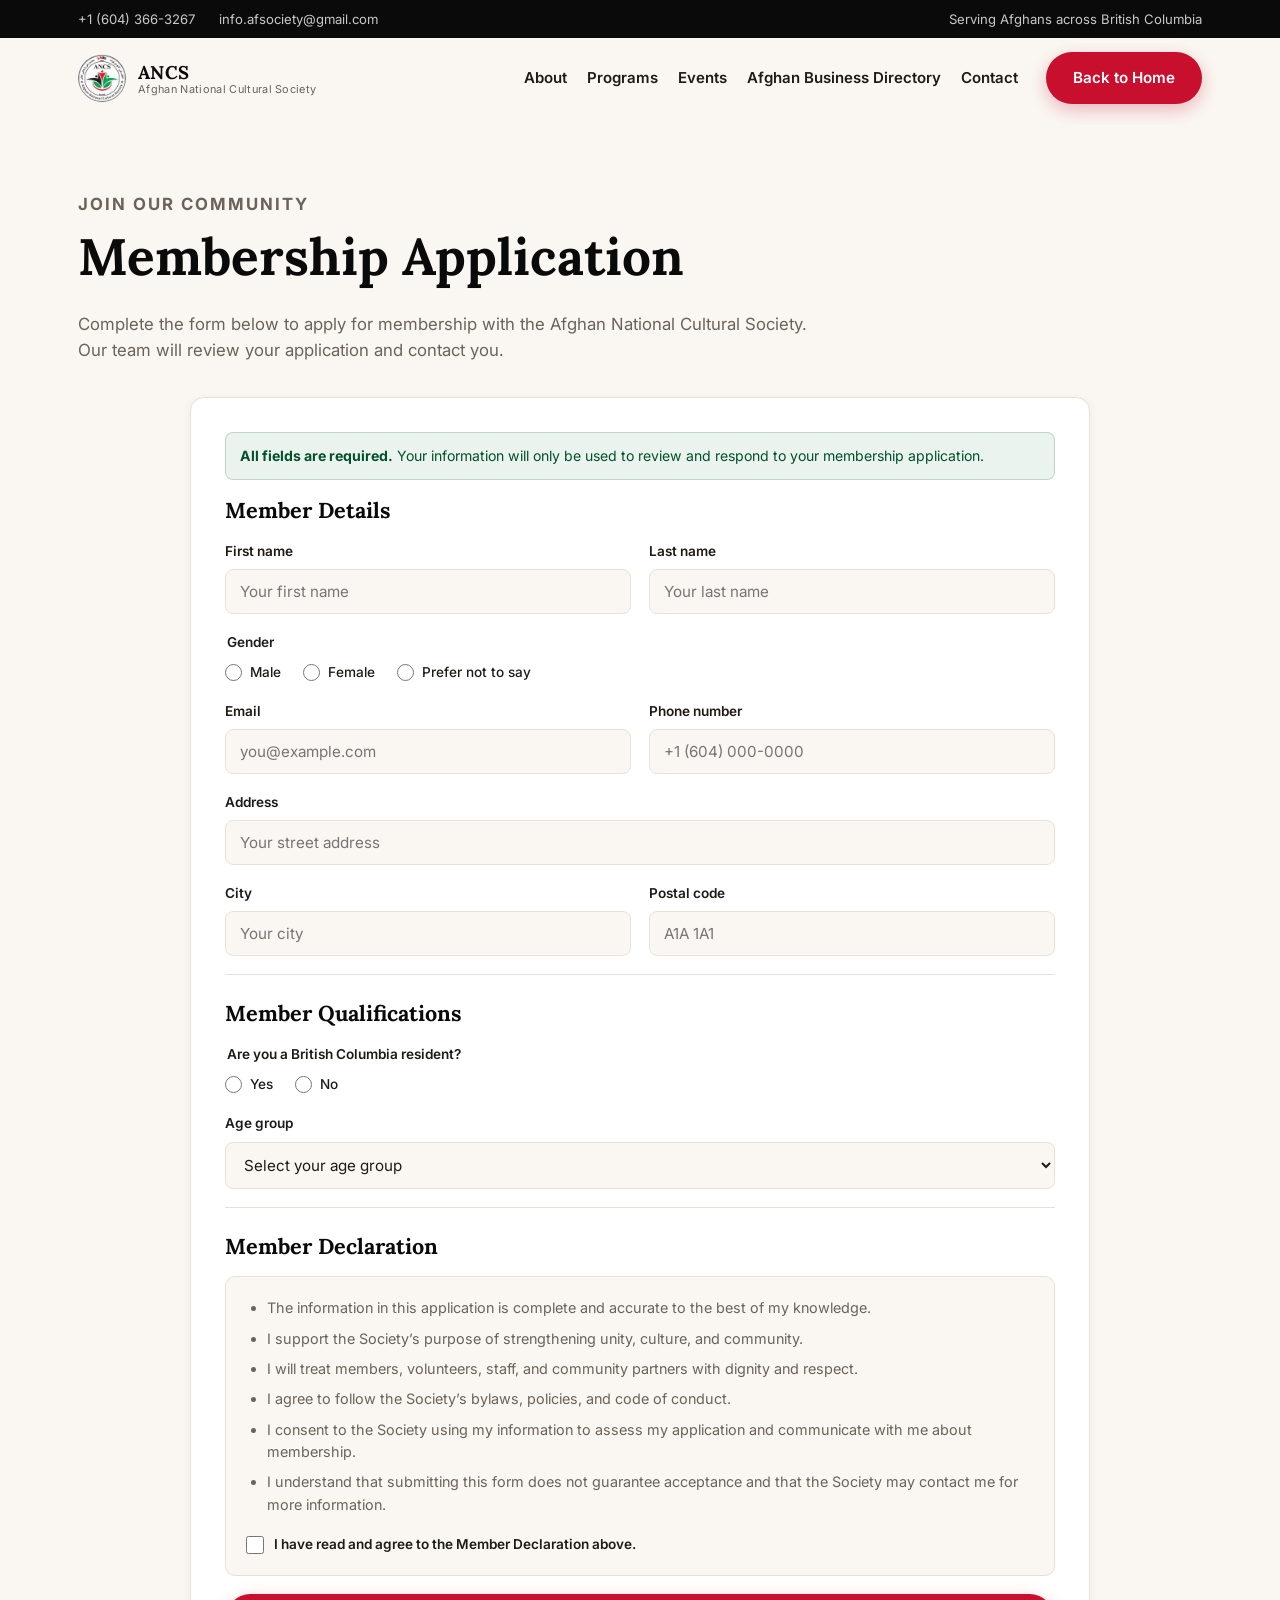
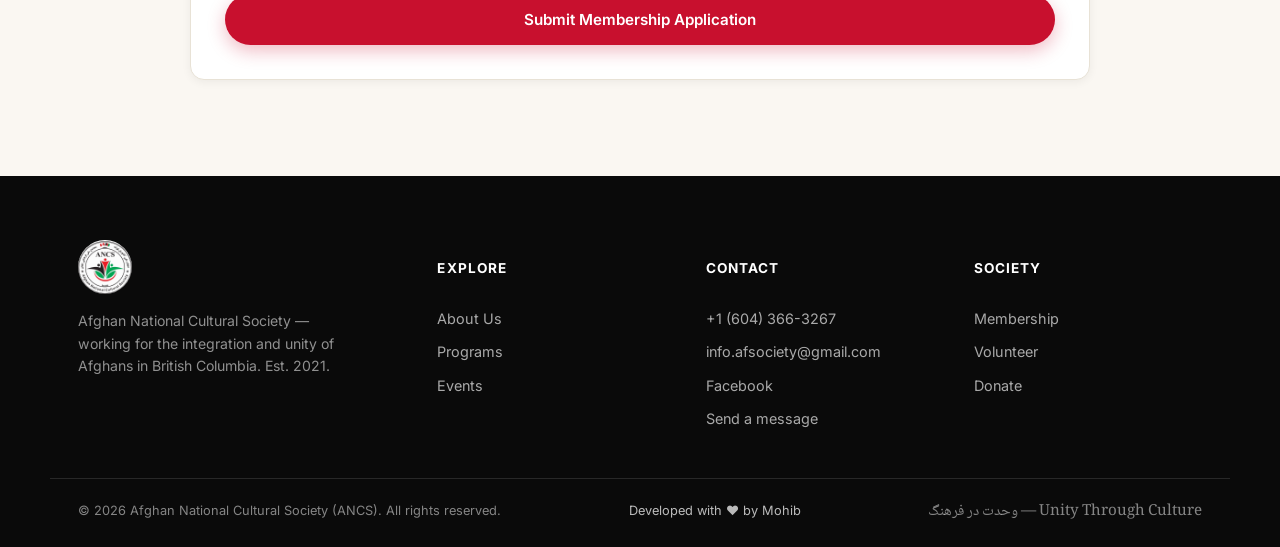
<file: membership.html>
<!DOCTYPE html>
<html lang="en">
<head>
<meta charset="UTF-8">
<meta name="viewport" content="width=device-width, initial-scale=1.0">
<meta name="description" content="Apply to become a member of the Afghan National Cultural Society in British Columbia.">
<title>Become a Member — Afghan National Cultural Society</title>
<link rel="icon" type="image/png" href="favicon.png">
<link rel="preconnect" href="https://fonts.googleapis.com">
<link rel="preconnect" href="https://fonts.gstatic.com" crossorigin>
<link href="https://fonts.googleapis.com/css2?family=Lora:ital,wght@0,500;0,600;0,700;1,500&family=Inter:wght@400;500;600;700;800&family=Noto+Naskh+Arabic:wght@500;700&display=swap" rel="stylesheet">
<link rel="stylesheet" href="styles.css">
</head>
<body>
<div class="topbar">
  <div class="topbar-inner">
    <div class="topbar-item"><a href="tel:+16043663267">+1 (604) 366-3267</a></div>
    <div class="topbar-item"><a href="mailto:info.afsociety@gmail.com">info.afsociety@gmail.com</a></div>
    <div class="topbar-item topbar-loc"><span>Serving Afghans across British Columbia</span></div>
  </div>
</div>

<header class="site-header">
  <div class="nav-wrap">
    <a href="index.html" class="brand">
      <img src="logo.png" alt="ANCS Logo" class="brand-mark">
      <span class="brand-text"><strong>ANCS</strong><small>Afghan National Cultural Society</small></span>
    </a>
    <nav class="main-nav">
      <a href="index.html#about">About</a>
      <a href="index.html#programs">Programs</a>
      <a href="index.html#events">Events</a>
      <a href="business-directory.html">Afghan Business Directory</a>
      <a href="index.html#contact">Contact</a>
    </nav>
    <a href="index.html" class="btn btn-primary nav-cta">Back to Home</a>
    <button class="nav-toggle" aria-label="Toggle menu" aria-expanded="false"><span></span><span></span><span></span></button>
  </div>
</header>

<main class="membership-main">
  <div class="section-inner">
    <div class="membership-intro">
      <p class="kicker">Join Our Community</p>
      <h1>Membership Application</h1>
      <p>Complete the form below to apply for membership with the Afghan National Cultural Society. Our team will review your application and contact you.</p>
    </div>

    <form class="contact-form membership-form" action="https://formspree.io/f/mlgywgwe" method="POST">
      <input type="hidden" name="_subject" value="New ANCS Membership Application">
      <label class="form-honeypot" aria-hidden="true">Leave this field empty
        <input type="text" name="_gotcha" tabindex="-1" autocomplete="off">
      </label>
      <p class="form-note"><strong>All fields are required.</strong> Your information will only be used to review and respond to your membership application.</p>

      <section class="form-section" aria-labelledby="member-details-heading">
        <h2 id="member-details-heading">Member Details</h2>
        <div class="form-row">
          <label>First name
            <input type="text" name="first_name" autocomplete="given-name" placeholder="Your first name" required>
          </label>
          <label>Last name
            <input type="text" name="last_name" autocomplete="family-name" placeholder="Your last name" required>
          </label>
        </div>
        <fieldset class="radio-group">
          <legend>Gender</legend>
          <div class="radio-options">
            <label class="radio-option"><input type="radio" name="gender" value="Male" required> Male</label>
            <label class="radio-option"><input type="radio" name="gender" value="Female"> Female</label>
            <label class="radio-option"><input type="radio" name="gender" value="Prefer not to say"> Prefer not to say</label>
          </div>
        </fieldset>
        <div class="form-row">
          <label>Email
            <input type="email" name="email" autocomplete="email" placeholder="you@example.com" required>
          </label>
          <label>Phone number
            <input type="tel" name="phone" autocomplete="tel" placeholder="+1 (604) 000-0000" required>
          </label>
        </div>
        <label>Address
          <input type="text" name="address" autocomplete="street-address" placeholder="Your street address" required>
        </label>
        <div class="form-row">
          <label>City
            <input type="text" name="city" autocomplete="address-level2" placeholder="Your city" required>
          </label>
          <label>Postal code
            <input type="text" name="postal_code" autocomplete="postal-code" placeholder="A1A 1A1" pattern="[A-Za-z][0-9][A-Za-z][ -]?[0-9][A-Za-z][0-9]" title="Enter a valid Canadian postal code" required>
          </label>
        </div>
      </section>

      <section class="form-section" aria-labelledby="qualifications-heading">
        <h2 id="qualifications-heading">Member Qualifications</h2>
        <fieldset class="radio-group">
          <legend>Are you a British Columbia resident?</legend>
          <div class="radio-options">
            <label class="radio-option"><input type="radio" name="bc_resident" value="Yes" required> Yes</label>
            <label class="radio-option"><input type="radio" name="bc_resident" value="No"> No</label>
          </div>
        </fieldset>
        <label class="province-field" hidden>Province or territory
          <select name="province" disabled>
            <option value="" selected disabled>Select your province or territory</option>
            <option value="Alberta">Alberta</option>
            <option value="Manitoba">Manitoba</option>
            <option value="New Brunswick">New Brunswick</option>
            <option value="Newfoundland and Labrador">Newfoundland and Labrador</option>
            <option value="Northwest Territories">Northwest Territories</option>
            <option value="Nova Scotia">Nova Scotia</option>
            <option value="Nunavut">Nunavut</option>
            <option value="Ontario">Ontario</option>
            <option value="Prince Edward Island">Prince Edward Island</option>
            <option value="Quebec">Quebec</option>
            <option value="Saskatchewan">Saskatchewan</option>
            <option value="Yukon">Yukon</option>
          </select>
        </label>
        <label>Age group
          <select name="age_group" required>
            <option value="" selected disabled>Select your age group</option>
            <option value="16 Years or Over">16 years or over</option>
            <option value="65 Years or Over">65 years or over</option>
            <option value="Full-Time Student">Full-time student</option>
          </select>
        </label>
      </section>

      <section class="form-section" aria-labelledby="declaration-heading">
        <h2 id="declaration-heading">Member Declaration</h2>
        <div class="declaration-box">
          <ul>
            <li>The information in this application is complete and accurate to the best of my knowledge.</li>
            <li>I support the Society’s purpose of strengthening unity, culture, and community.</li>
            <li>I will treat members, volunteers, staff, and community partners with dignity and respect.</li>
            <li>I agree to follow the Society’s bylaws, policies, and code of conduct.</li>
            <li>I consent to the Society using my information to assess my application and communicate with me about membership.</li>
            <li>I understand that submitting this form does not guarantee acceptance and that the Society may contact me for more information.</li>
          </ul>
          <label class="declaration-check">
            <input type="checkbox" name="member_declaration" value="Agreed" required>
            <span>I have read and agree to the Member Declaration above.</span>
          </label>
        </div>
      </section>

      <button type="submit" class="btn btn-primary btn-block">Submit Membership Application</button>
    </form>
  </div>
</main>

<footer class="site-footer">
  <div class="section-inner footer-grid">
    <div class="footer-brand"><img src="logo.png" alt="ANCS Logo"><p>Afghan National Cultural Society — working for the integration and unity of Afghans in British Columbia. Est. 2021.</p></div>
    <div class="footer-col"><h4>Explore</h4><a href="index.html#about">About Us</a><a href="index.html#programs">Programs</a><a href="index.html#events">Events</a></div>
    <div class="footer-col"><h4>Contact</h4><a href="tel:+16043663267">+1 (604) 366-3267</a><a href="mailto:info.afsociety@gmail.com">info.afsociety@gmail.com</a><a href="https://www.facebook.com/profile.php?id=100090838821300" target="_blank" rel="noopener noreferrer">Facebook</a><a href="index.html#contact">Send a message</a></div>
    <div class="footer-col"><h4>Society</h4><a href="membership.html">Membership</a><a href="index.html#contact">Volunteer</a><a href="index.html#contact">Donate</a></div>
  </div>
  <div class="footer-bottom"><span>© 2026 Afghan National Cultural Society (ANCS). All rights reserved.</span><a class="developer-credit" href="https://www.mohibwaziri.ca/" target="_blank" rel="noopener noreferrer">Developed with ❤️ by Mohib</a><span class="footer-tagline">وحدت در فرهنگ — Unity Through Culture</span></div>
</footer>

<script>
  const toggle = document.querySelector('.nav-toggle');
  toggle.addEventListener('click', () => {
    const open = document.body.classList.toggle('nav-open');
    toggle.setAttribute('aria-expanded', open);
  });
  document.querySelectorAll('.main-nav a').forEach(link => {
    link.addEventListener('click', () => document.body.classList.remove('nav-open'));
  });
  const header = document.querySelector('.site-header');
  window.addEventListener('scroll', () => header.classList.toggle('scrolled', window.scrollY > 10));

  const residencyOptions = document.querySelectorAll('input[name="bc_resident"]');
  const provinceField = document.querySelector('.province-field');
  const provinceSelect = provinceField.querySelector('select');

  residencyOptions.forEach(option => {
    option.addEventListener('change', () => {
      const livesOutsideBC = option.checked && option.value === 'No';
      provinceField.hidden = !livesOutsideBC;
      provinceSelect.disabled = !livesOutsideBC;
      provinceSelect.required = livesOutsideBC;

      if (!livesOutsideBC) provinceSelect.value = '';
    });
  });
</script>
</body>
</html>
</file>
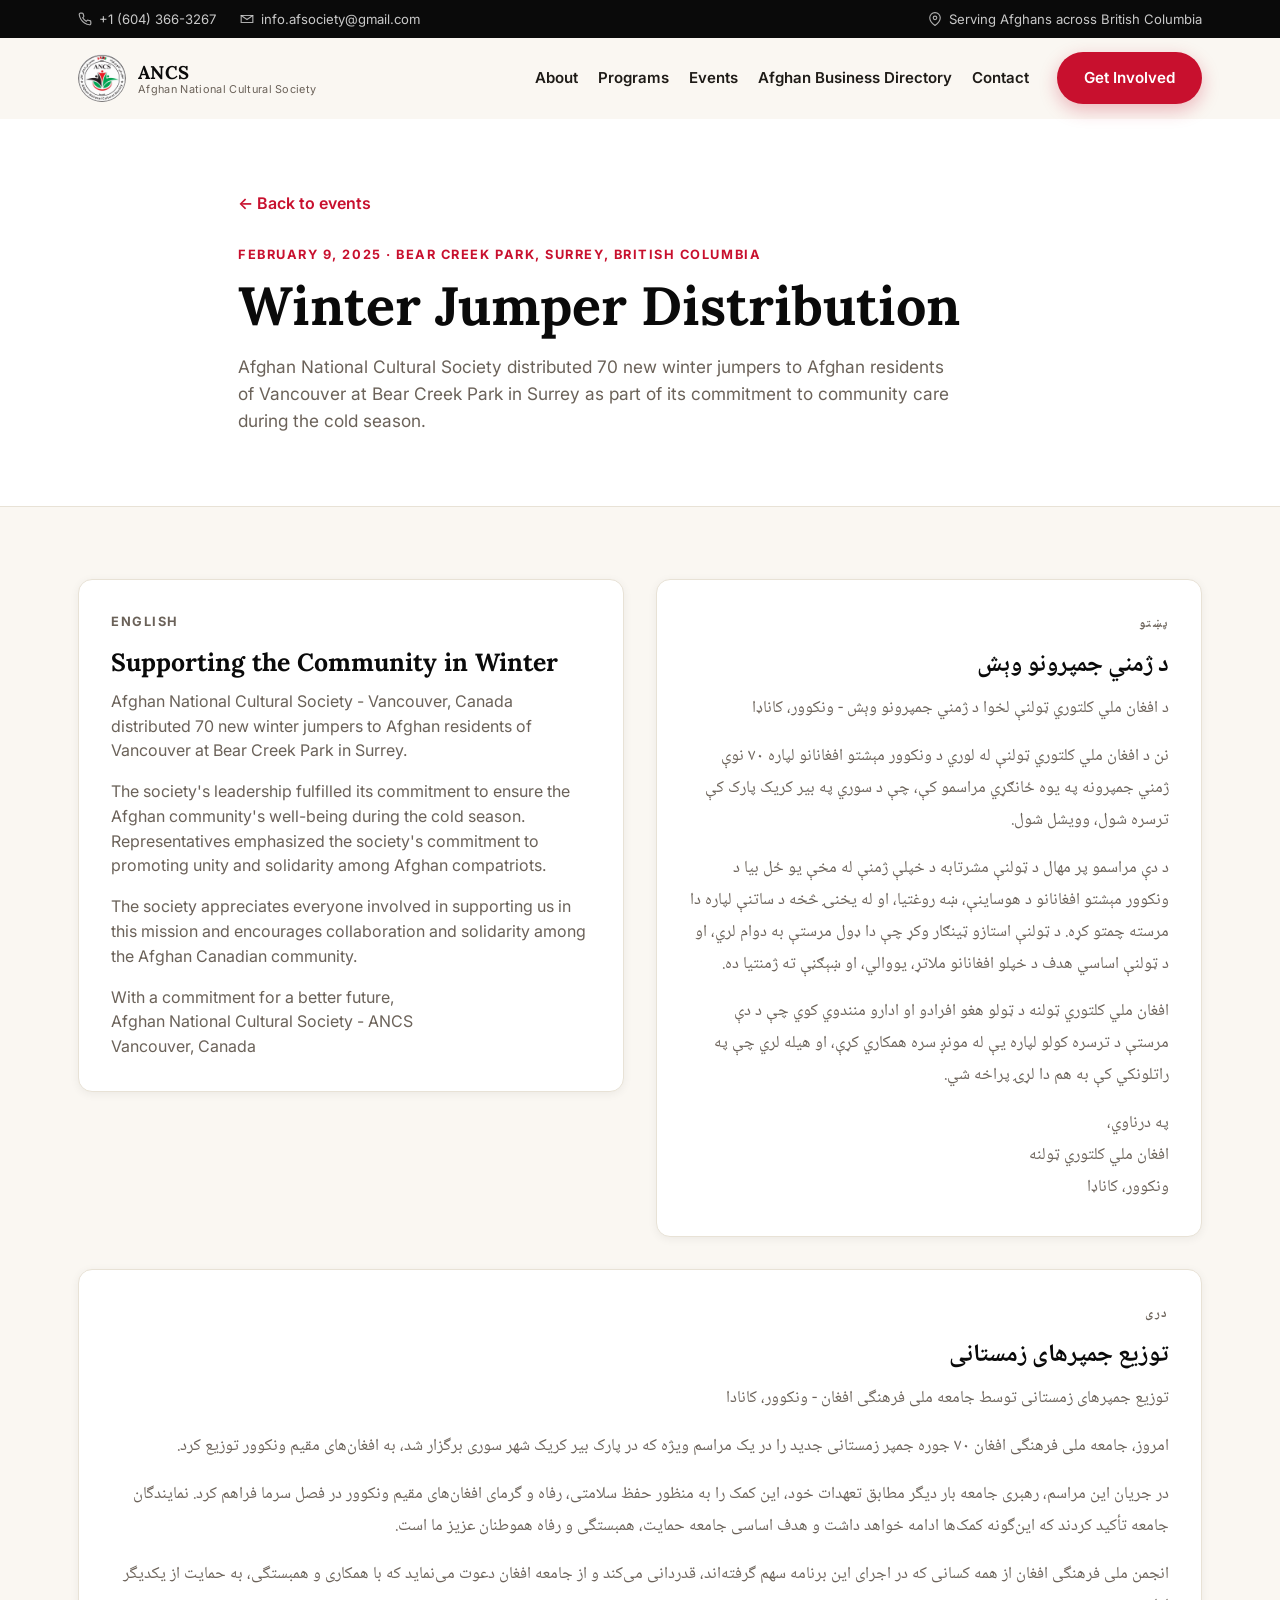
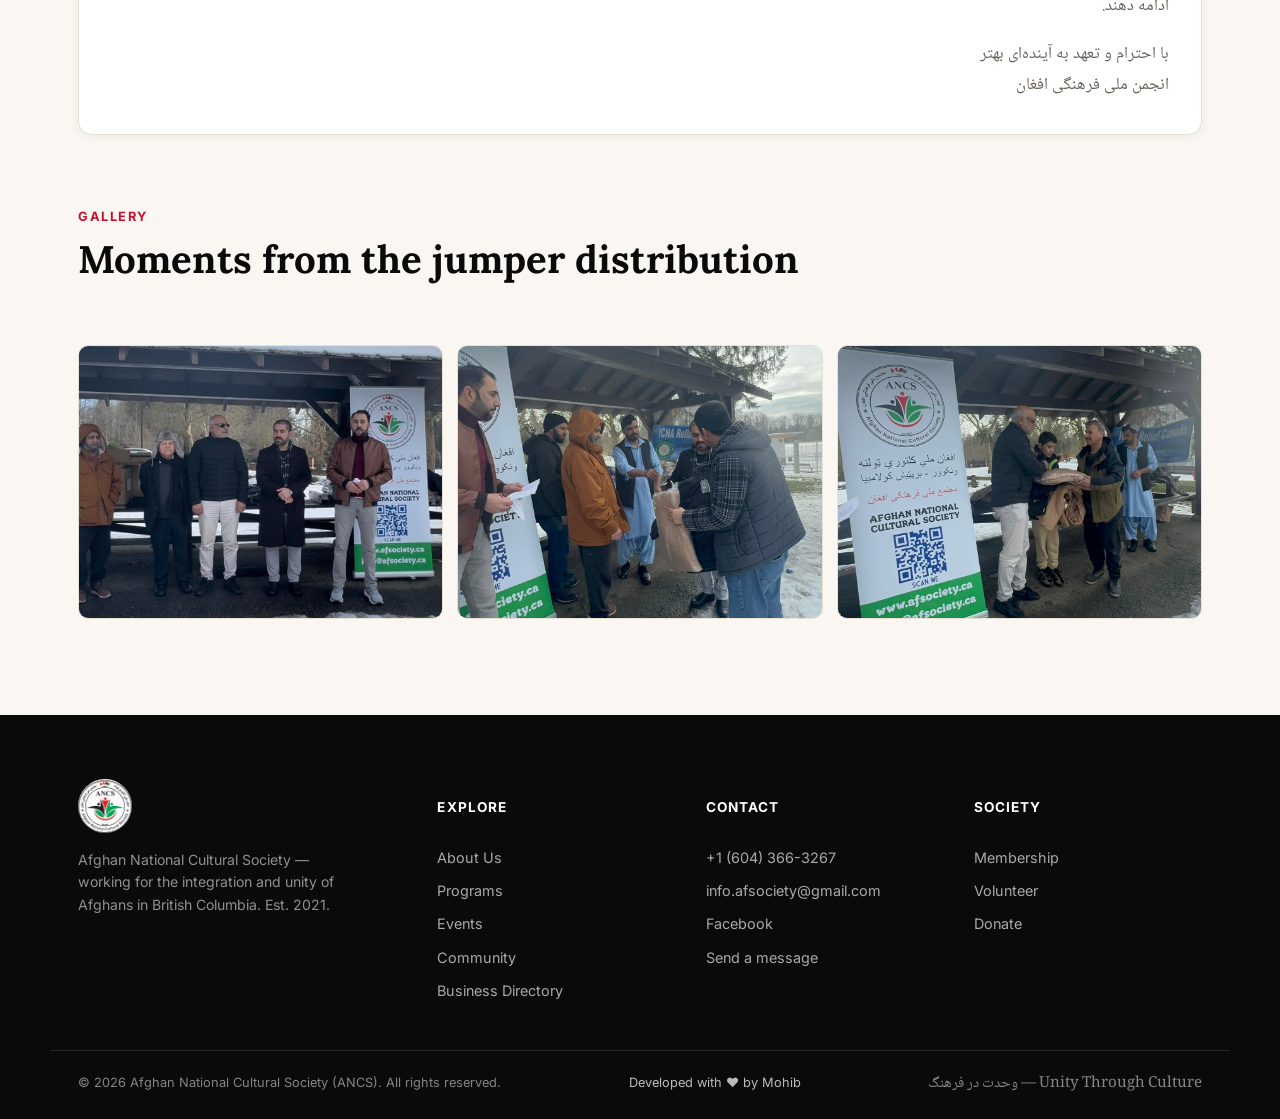
<file: winter-jumper-distribution-2025.html>
<!DOCTYPE html>
<html lang="en">
<head>
<meta charset="UTF-8">
<meta name="viewport" content="width=device-width, initial-scale=1.0">
<title>Winter Jumper Distribution — ANCS</title>
<link rel="icon" type="image/png" href="favicon.png">
<link rel="preconnect" href="https://fonts.googleapis.com">
<link rel="preconnect" href="https://fonts.gstatic.com" crossorigin>
<link href="https://fonts.googleapis.com/css2?family=Lora:ital,wght@0,500;0,600;0,700;1,500&family=Inter:wght@400;500;600;700;800&family=Noto+Naskh+Arabic:wght@500;700&display=swap" rel="stylesheet">
<link rel="stylesheet" href="styles.css">
</head>
<body>

<div class="topbar">
  <div class="topbar-inner">
    <div class="topbar-item">
      <svg width="14" height="14" viewBox="0 0 24 24" fill="none"><path d="M22 16.92v3a2 2 0 0 1-2.18 2 19.79 19.79 0 0 1-8.63-3.07 19.5 19.5 0 0 1-6-6 19.79 19.79 0 0 1-3.07-8.67A2 2 0 0 1 4.11 2h3a2 2 0 0 1 2 1.72c.127.96.361 1.903.7 2.81a2 2 0 0 1-.45 2.11L8.09 9.91a16 16 0 0 0 6 6l1.27-1.27a2 2 0 0 1 2.11-.45c.907.339 1.85.573 2.81.7A2 2 0 0 1 22 16.92z" stroke="currentColor" stroke-width="2" stroke-linecap="round" stroke-linejoin="round"/></svg>
      <a href="tel:+16043663267">+1 (604) 366-3267</a>
    </div>
    <div class="topbar-item">
      <svg width="14" height="14" viewBox="0 0 24 24" fill="none"><path d="M4 4h16v16H4z" stroke="none"/><path d="M22 6L12 13 2 6" stroke="currentColor" stroke-width="2" stroke-linecap="round" stroke-linejoin="round"/><path d="M2 6h20v12H2z" stroke="currentColor" stroke-width="2" stroke-linejoin="round"/></svg>
      <a href="mailto:info.afsociety@gmail.com">info.afsociety@gmail.com</a>
    </div>
    <div class="topbar-item topbar-loc">
      <svg width="14" height="14" viewBox="0 0 24 24" fill="none"><path d="M21 10c0 7-9 13-9 13s-9-6-9-13a9 9 0 1 1 18 0z" stroke="currentColor" stroke-width="2" stroke-linejoin="round"/><circle cx="12" cy="10" r="3" stroke="currentColor" stroke-width="2"/></svg>
      <span>Serving Afghans across British Columbia</span>
    </div>
  </div>
</div>

<header class="site-header">
  <div class="nav-wrap">
    <a href="index.html#top" class="brand">
      <img src="/logo.png" alt="ANCS Logo" class="brand-mark">
      <span class="brand-text">
        <strong>ANCS</strong>
        <small>Afghan National Cultural Society</small>
      </span>
    </a>
    <nav class="main-nav">
      <a href="index.html#about">About</a>
      <a href="index.html#programs">Programs</a>
      <a href="index.html#events">Events</a>
      <a href="business-directory.html">Afghan Business Directory</a>
      <a href="index.html#contact">Contact</a>
    </nav>
    <a href="index.html#contact" class="btn btn-primary nav-cta">Get Involved</a>
    <button class="nav-toggle" aria-label="Toggle menu" aria-expanded="false">
      <span></span><span></span><span></span>
    </button>
  </div>
</header>

<main>
  <section class="event-detail-hero">
    <div class="section-inner event-detail-hero-inner">
      <a href="index.html#events" class="text-link">← Back to events</a>
      <p class="kicker">February 9, 2025 · Bear Creek Park, Surrey, British Columbia</p>
      <h1>Winter Jumper Distribution</h1>
      <p>
        Afghan National Cultural Society distributed 70 new winter jumpers to Afghan residents
        of Vancouver at Bear Creek Park in Surrey as part of its commitment to community care
        during the cold season.
      </p>
    </div>
  </section>

  <section class="event-detail-content">
    <div class="section-inner event-detail-grid">
      <article class="event-story">
        <p class="kicker">English</p>
        <h2>Supporting the Community in Winter</h2>
        <p>
          Afghan National Cultural Society - Vancouver, Canada distributed 70 new winter jumpers
          to Afghan residents of Vancouver at Bear Creek Park in Surrey.
        </p>
        <p>
          The society's leadership fulfilled its commitment to ensure the Afghan community's
          well-being during the cold season. Representatives emphasized the society's commitment
          to promoting unity and solidarity among Afghan compatriots.
        </p>
        <p>
          The society appreciates everyone involved in supporting us in this mission and encourages
          collaboration and solidarity among the Afghan Canadian community.
        </p>
        <p>
          With a commitment for a better future,<br>
          Afghan National Cultural Society - ANCS<br>
          Vancouver, Canada
        </p>
      </article>

      <article class="event-story event-story-pashto" lang="ps" dir="rtl">
        <p class="kicker">پښتو</p>
        <h2>د ژمني جمپرونو وېش</h2>
        <p>
          د افغان ملي کلتوري ټولنې لخوا د ژمني جمپرونو وېش - ونکوور، کاناډا
        </p>
        <p>
          نن د افغان ملي کلتوري ټولنې له لوري د ونکوور مېشتو افغانانو لپاره ۷۰ نوې ژمني
          جمپرونه په یوه ځانګړي مراسمو کې، چې د سوري په بیر کریک پارک کې ترسره شول، وویشل شول.
        </p>
        <p>
          د دې مراسمو پر مهال د ټولنې مشرتابه د خپلې ژمنې له مخې یو ځل بیا د ونکوور مېشتو
          افغانانو د هوساینې، ښه روغتیا، او له یخنۍ څخه د ساتنې لپاره دا مرسته چمتو کړه.
          د ټولنې استازو ټینګار وکړ چې دا ډول مرستې به دوام لري، او د ټولنې اساسي هدف د خپلو
          افغانانو ملاتړ، یووالي، او ښېګڼې ته ژمنتیا ده.
        </p>
        <p>
          افغان ملي کلتوري ټولنه د ټولو هغو افرادو او ادارو منندوي کوي چې د دې مرستې د ترسره
          کولو لپاره یې له مونږ سره همکاري کړې، او هیله لري چې په راتلونکي کې به هم دا لړۍ
          پراخه شي.
        </p>
        <p>
          په درناوي،<br>
          افغان ملي کلتوري ټولنه<br>
          ونکوور، کاناډا
        </p>
      </article>

      <article class="event-story event-story-pashto" lang="fa" dir="rtl">
        <p class="kicker">دری</p>
        <h2>توزیع جمپرهای زمستانی</h2>
        <p>
          توزیع جمپرهای زمستانی توسط جامعه ملی فرهنگی افغان - ونکوور، کانادا
        </p>
        <p>
          امروز، جامعه ملی فرهنگی افغان ۷۰ جوره جمپر زمستانی جدید را در یک مراسم ویژه که
          در پارک بیر کریک شهر سوری برگزار شد، به افغان‌های مقیم ونکوور توزیع کرد.
        </p>
        <p>
          در جریان این مراسم، رهبری جامعه بار دیگر مطابق تعهدات خود، این کمک را به منظور
          حفظ سلامتی، رفاه و گرمای افغان‌های مقیم ونکوور در فصل سرما فراهم کرد. نمایندگان
          جامعه تأکید کردند که این‌گونه کمک‌ها ادامه خواهد داشت و هدف اساسی جامعه حمایت،
          همبستگی و رفاه هموطنان عزیز ما است.
        </p>
        <p>
          انجمن ملی فرهنگی افغان از همه کسانی که در اجرای این برنامه سهم گرفته‌اند، قدردانی
          می‌کند و از جامعه افغان دعوت می‌نماید که با همکاری و همبستگی، به حمایت از یکدیگر
          ادامه دهند.
        </p>
        <p>
          با احترام و تعهد به آینده‌ای بهتر<br>
          انجمن ملی فرهنگی افغان
        </p>
      </article>
    </div>
  </section>

  <section class="event-gallery-section">
    <div class="section-inner">
      <div class="section-head section-head-row">
        <div>
          <p class="kicker">Gallery</p>
          <h2>Moments from the jumper distribution</h2>
        </div>
      </div>
      <div class="event-gallery">
        <img src="assets/winter-jumpers/pic1.jpg" alt="Winter jumper distribution photo 1" loading="lazy">
        <img src="assets/winter-jumpers/pic2.jpg" alt="Winter jumper distribution photo 2" loading="lazy">
        <img src="assets/winter-jumpers/pic3.jpg" alt="Winter jumper distribution photo 3" loading="lazy">
      </div>
    </div>
  </section>
</main>

<footer class="site-footer">
  <div class="section-inner footer-grid">
    <div class="footer-brand">
      <img src="/logo.png" alt="ANCS Logo">
      <p>Afghan National Cultural Society — working for the integration and unity of Afghans in British Columbia. Est. 2021.</p>
    </div>
    <div class="footer-col">
      <h4>Explore</h4>
      <a href="index.html#about">About Us</a>
      <a href="index.html#programs">Programs</a>
      <a href="index.html#events">Events</a>
      <a href="index.html#community">Community</a>
      <a href="business-directory.html">Business Directory</a>
    </div>
    <div class="footer-col">
      <h4>Contact</h4>
      <a href="tel:+16043663267">+1 (604) 366-3267</a>
      <a href="mailto:info.afsociety@gmail.com">info.afsociety@gmail.com</a>
      <a href="https://www.facebook.com/profile.php?id=100090838821300" target="_blank" rel="noopener noreferrer">Facebook</a>
      <a href="index.html#contact">Send a message</a>
    </div>
    <div class="footer-col">
      <h4>Society</h4>
      <a href="index.html#contact">Membership</a>
      <a href="index.html#contact">Volunteer</a>
      <a href="index.html#contact">Donate</a>
    </div>
  </div>
  <div class="footer-bottom">
    <span>© 2026 Afghan National Cultural Society (ANCS). All rights reserved.</span>
    <a class="developer-credit" href="https://www.mohibwaziri.ca/" target="_blank" rel="noopener noreferrer">Developed with ❤️ by Mohib</a>
    <span class="footer-tagline">وحدت در فرهنگ — Unity Through Culture</span>
  </div>
</footer>

<script>
  const toggle = document.querySelector('.nav-toggle');
  toggle.addEventListener('click', () => {
    const open = document.body.classList.toggle('nav-open');
    toggle.setAttribute('aria-expanded', open);
  });

  document.querySelectorAll('.main-nav a').forEach(link => {
    link.addEventListener('click', () => document.body.classList.remove('nav-open'));
  });

  const header = document.querySelector('.site-header');
  window.addEventListener('scroll', () => {
    header.classList.toggle('scrolled', window.scrollY > 10);
  });
</script>
</body>
</html>
</file>
<file: styles.css>
/* ===========================================================
   ANCS — Afghan National Cultural Society
   Palette derived from the society's emblem:
   black / red / green figures, warm canvas, gold-leaf accent
   =========================================================== */

:root{
  --ink:        #0A0A0A;   /* logo black figure */
  --red:        #C8102E;   /* Afghan flag red / logo red figure */
  --red-deep:   #9E0C24;
  --green:      #046A38;   /* Afghan flag green / logo leaves */
  --green-deep: #03512B;
  --canvas:     #FAF7F2;   /* warm paper canvas, not stark white */
  --canvas-dim: #F2EDE3;
  --line:       #E8E2D6;   /* warm hairline */
  --body-ink:   #1E1B17;
  --muted:      #6B6259;

  --font-display: 'Lora', Georgia, serif;
  --font-body: 'Inter', -apple-system, BlinkMacSystemFont, sans-serif;
  --font-ar: 'Noto Naskh Arabic', serif;

  --radius: 14px;
  --shadow-sm: 0 2px 10px rgba(10,10,10,0.06);
  --shadow-md: 0 12px 32px rgba(10,10,10,0.10);
  --max: 1180px;
}

/* ---------- reset ---------- */
*,*::before,*::after{ box-sizing:border-box; }
html{ scroll-behavior:smooth; }
body{
  margin:0;
  font-family: var(--font-body);
  color: var(--body-ink);
  background: var(--canvas);
  -webkit-font-smoothing:antialiased;
  line-height:1.55;
}
img{ max-width:100%; display:block; }
a{ color:inherit; text-decoration:none; }
ul{ margin:0; padding:0; }
button{ font-family:inherit; }
h1,h2,h3{ font-family: var(--font-display); color: var(--ink); margin:0 0 .5em; line-height:1.15; }
:focus-visible{ outline: 3px solid var(--green); outline-offset: 2px; }

.section-inner{ max-width: var(--max); margin:0 auto; padding: 0 28px; }

@media (prefers-reduced-motion: reduce){
  *{ animation-duration:.001ms !important; animation-iteration-count:1 !important; transition-duration:.001ms !important; scroll-behavior:auto !important; }
}

/* ---------- buttons ---------- */
.btn{
  display:inline-flex; align-items:center; justify-content:center; gap:8px;
  padding: 13px 26px;
  border-radius: 999px;
  font-weight:600; font-size:0.95rem;
  border:1.5px solid transparent;
  cursor:pointer;
  transition: transform .18s ease, box-shadow .18s ease, background .2s ease, color .2s ease;
  white-space:nowrap;
}
.btn-primary{ background: var(--red); color:#fff; box-shadow: 0 6px 18px rgba(200,16,46,0.28); }
.btn-primary:hover{ background: var(--red-deep); transform: translateY(-2px); }
.btn-ghost{ background:transparent; border-color: var(--ink); color: var(--ink); }
.btn-ghost:hover{ background: var(--ink); color:#fff; transform: translateY(-2px); }
.btn-ghost-dark{ background:transparent; border-color: rgba(255,255,255,0.55); color:#fff; }
.btn-ghost-dark:hover{ background: rgba(255,255,255,0.12); transform: translateY(-2px); }
.btn-outline{ background:transparent; border-color: var(--line); color: var(--ink); }
.btn-outline:hover{ border-color: var(--green); color: var(--green-deep); background: rgba(4,106,56,0.06); }
.btn-sm{ padding:9px 18px; font-size:0.85rem; }
.btn-block{ width:100%; padding:15px 26px; }

.text-link{ font-weight:600; color: var(--red); border-bottom: 1.5px solid transparent; transition: border-color .2s ease; }
.text-link:hover{ border-color: var(--red); }

.kicker{
  font-family: var(--font-body); font-weight:700; letter-spacing:.12em; text-transform:uppercase;
  font-size:0.8rem; color: var(--red); margin:0 0 10px;
}
.kicker-light{ color: #E8B7A8; }

/* ===========================================================
   TOP BAR
   =========================================================== */
.topbar{
  background: var(--ink);
  color: rgba(255,255,255,0.78);
  font-size: 0.82rem;
}
.topbar-inner{
  max-width: var(--max); margin:0 auto; padding: 9px 28px;
  display:flex; align-items:center; gap:24px;
}
.topbar-item{ display:flex; align-items:center; gap:7px; }
.topbar-item svg{ flex-shrink:0; opacity:.85; }
.topbar-item a:hover{ color:#fff; }
.topbar-loc{ margin-left:auto; }
@media (max-width: 720px){
  .topbar-loc{ display:none; }
}

/* ===========================================================
   HEADER
   =========================================================== */
.site-header{
  position: sticky; top:0; z-index:50;
  background: var(--canvas);
  border-bottom: 1px solid transparent;
  transition: box-shadow .25s ease, border-color .25s ease;
}
.site-header.scrolled{
  box-shadow: var(--shadow-sm);
  border-color: var(--line);
}
.nav-wrap{
  max-width: var(--max); margin:0 auto; padding: 14px 28px;
  display:flex; align-items:center; gap: 28px;
}
.brand{ display:flex; align-items:center; gap:12px; margin-right:auto; }
.brand-mark{ width:48px; height:48px; border-radius:50%; }
.brand-text{ display:flex; flex-direction:column; line-height:1.2; }
.brand-text strong{ font-family: var(--font-display); font-size:1.15rem; letter-spacing:.02em; color: var(--ink); }
.brand-text small{ font-size:0.68rem; color: var(--muted); letter-spacing:.03em; }

.main-nav{ display:flex; align-items:center; gap: 20px; }
.main-nav a{
  font-weight:600; font-size:0.94rem; color: var(--body-ink);
  position:relative; padding: 4px 0;
}
.main-nav a::after{
  content:""; position:absolute; left:0; right:0; bottom:-2px; height:2px;
  background: var(--red); transform: scaleX(0); transition: transform .2s ease;
}
.main-nav a:hover::after,.main-nav a[aria-current="page"]::after{ transform: scaleX(1); }

.nav-cta{ flex-shrink:0; }
.nav-toggle{
  display:none; flex-direction:column; gap:5px; background:none; border:none; cursor:pointer; padding:6px;
}
.nav-toggle span{ width:24px; height:2px; background: var(--ink); border-radius:2px; }

@media (max-width: 1100px){
  .nav-cta{ display:none; }
  .nav-toggle{ display:flex; }
  .main-nav{
    position:fixed; inset: 78px 0 0 0; height:0; overflow:hidden;
    background: var(--canvas); flex-direction:column; align-items:flex-start;
    gap:0; padding:0 28px; transition: height .3s ease;
    border-top: 1px solid var(--line);
  }
  body.nav-open .main-nav{ height: calc(100vh - 78px); }
  .main-nav a{ width:100%; padding: 16px 0; border-bottom:1px solid var(--line); }
}

/* ===========================================================
   HERO
   =========================================================== */
.hero{
  position:relative;
  display:grid; grid-template-columns: 1.05fr 0.95fr; align-items:center;
  gap: 40px;
  max-width: var(--max); margin: 0 auto;
  padding: 64px 28px 90px;
  overflow:hidden;
}
.hero-motif{
  position:absolute; left:-120px; top:-60px; width:480px; color: var(--green);
  opacity:0.08; pointer-events:none;
}
.eyebrow{
  font-family: var(--font-ar);
  font-size:0.95rem; color: var(--muted); margin:0 0 18px; letter-spacing:.01em;
}
.hero-title{
  font-size: clamp(2.4rem, 4.6vw, 3.6rem);
  letter-spacing:-0.01em;
}
.hero-lede{
  font-size:1.08rem; color: var(--muted); max-width: 480px; margin: 18px 0 32px;
}
.hero-actions{ display:flex; gap:16px; flex-wrap:wrap; margin-bottom:48px; }

.hero-stats{ display:flex; gap:36px; border-top:1px solid var(--line); padding-top:24px; }
.stat{ display:flex; flex-direction:column; }
.stat-num{ font-family: var(--font-display); font-weight:700; font-size:1.6rem; color: var(--red); }
.stat-label{ font-size:0.82rem; color: var(--muted); margin-top:2px; }

.hero-art{ position:relative; height: 480px; }
.hero-img{
  position:absolute; border-radius: var(--radius); object-fit:cover;
  box-shadow: var(--shadow-md);
}
.hero-img-1{ width:78%; height:340px; top:0; right:0; }
.hero-img-2{
  width:54%; height:230px; left:0; bottom:0;
  border: 6px solid var(--canvas);
}
.hero-art-frame{
  position:absolute; inset: 18px auto auto 18px; width:78%; height:340px;
  border: 2px solid var(--red); border-radius: var(--radius);
  z-index:-1; top:18px; right:-18px;
}

@media (max-width: 980px){
  .hero{ grid-template-columns: 1fr; padding-top:48px; }
  .hero-art{ height: 380px; order:-1; }
  .hero-stats{ flex-wrap:wrap; gap:24px; }
}
@media (max-width: 560px){
  .hero-actions{ flex-direction:column; }
  .hero-actions .btn{ width:100%; }
}

/* ===========================================================
   MARQUEE STRIP
   =========================================================== */
.strip{
  background: var(--ink); color: var(--canvas);
  overflow:hidden; white-space:nowrap; padding: 14px 0;
}
.strip-line{
  background: #2EAE6D; color: var(--canvas);
  overflow:hidden; white-space:nowrap; padding: 14px 0;
}
.strip-track{
  display:inline-flex; gap: 18px; font-family: var(--font-ar);
  font-size:1.05rem; animation: scrollStrip 32s linear infinite;
}
.strip-track span:nth-child(odd){ color: var(--red); font-family: var(--font-body); font-weight:600; font-size:0.85rem; text-transform:uppercase; letter-spacing:.08em; align-self:center; }
@keyframes scrollStrip{
  from{ transform: translateX(0); }
  to{ transform: translateX(-50%); }
}

/* ===========================================================
   ABOUT
   =========================================================== */
.about{ padding: 96px 0; }
.about-grid{
  display:grid; grid-template-columns: 0.85fr 1.15fr; gap: 64px; align-items:center;
}
.about-media{ position:relative; }
.about-media img{ border-radius: var(--radius); box-shadow: var(--shadow-md); }
.about-media-badge{
  position:absolute; bottom:-22px; right:-22px;
  background: var(--green); color:#fff;
  width:96px; height:96px; border-radius:50%;
  display:flex; flex-direction:column; align-items:center; justify-content:center;
  font-family: var(--font-display); box-shadow: var(--shadow-md);
  border: 4px solid var(--canvas);
}
.about-media-badge strong{ font-size:0.7rem; text-transform:uppercase; letter-spacing:.05em; }
.about-media-badge span{ font-size:1.2rem; font-weight:700; }

.about-copy h2{ font-size: clamp(1.9rem, 3vw, 2.4rem); }
.lead-text{ font-size:1.08rem; color: var(--body-ink); }
.about-copy p{ color: var(--muted); }
.about-copy p.lead-text{ color: var(--body-ink); }

.check-list{ margin: 24px 0 28px; display:flex; flex-direction:column; gap:12px; }
.check-list li{
  list-style:none; position:relative; padding-left:30px; color: var(--body-ink); font-weight:500;
}
.check-list li::before{
  content:""; position:absolute; left:0; top:4px; width:18px; height:18px;
  background: var(--green); border-radius:50%;
}
.check-list li::after{
  content:""; position:absolute; left:5px; top:8px; width:8px; height:5px;
  border-left:2px solid #fff; border-bottom:2px solid #fff; transform: rotate(-45deg);
}

@media (max-width: 900px){
  .about-grid{ grid-template-columns:1fr; }
  .about-media{ max-width:420px; }
}

/* ===========================================================
   PROGRAMS
   =========================================================== */
.programs{ background: var(--ink); padding: 96px 0; color:#fff; }
.section-head{ max-width: 640px; margin: 0 auto 56px; text-align:center; }
.section-head h2{ font-size: clamp(1.9rem, 3vw, 2.4rem); }
.programs .section-head h2{ color:#fff; }
.section-sub{ color: rgba(255,255,255,0.65); font-size:1.02rem; }
.section-sub.left{ text-align:left; margin:0 0 28px; color: var(--muted); }

.program-cards{ display:grid; grid-template-columns: repeat(3,1fr); gap: 28px; }
.card{
  background: rgba(255,255,255,0.04);
  border: 1px solid rgba(255,255,255,0.1);
  border-radius: var(--radius);
  padding: 36px 30px;
  transition: transform .25s ease, background .25s ease;
}
.card:hover{ transform: translateY(-6px); background: rgba(255,255,255,0.07); }
.card-icon{ width:48px; height:48px; margin-bottom:22px; }
.card-icon svg{ width:100%; height:100%; }
.card h3{ color:#fff; font-size:1.3rem; margin-bottom:10px; }
.card p{ color: rgba(255,255,255,0.62); margin:0 0 18px; font-size:0.95rem; }
.card-link{ font-weight:600; font-size:0.9rem; }
.card-red .card-icon{ color: var(--red); } .card-red .card-link{ color: var(--red); }
.card-black .card-icon{ color: #fff; } .card-black .card-link{ color: #fff; }
.card-green .card-icon{ color: var(--green); } .card-green .card-link{ color: #2EAE6D; }

@media (max-width: 900px){
  .program-cards{ grid-template-columns:1fr; }
}

/* ===========================================================
   EVENTS
   =========================================================== */
.events{ padding: 96px 0; }
.section-head-row{ display:flex; justify-content:space-between; align-items:flex-end; text-align:left; margin:0 0 44px; max-width:none; }
.section-head-row h2{ font-size: clamp(1.9rem, 3vw, 2.4rem); }

.event-list{ display:flex; flex-direction:column; gap:18px; }
.event-row{
  display:grid; grid-template-columns: 70px 110px 1fr;
  align-items:center; gap:24px;
  padding: 18px; border: 1px solid var(--line); border-radius: var(--radius);
  background:#fff; transition: box-shadow .2s ease, transform .2s ease;
}
.event-row:hover{ box-shadow: var(--shadow-sm); transform: translateY(-2px); }
.event-date{
  display:flex; flex-direction:column; align-items:center; justify-content:center;
  color: var(--red);
}
.event-date span{ font-family: var(--font-display); font-size:1.7rem; font-weight:700; line-height:1; }
.event-date small{ text-transform:uppercase; font-size:0.7rem; letter-spacing:.08em; color: var(--muted); }
.event-row img{ width:110px; height:78px; object-fit:cover; border-radius:10px; }
.event-info h3{ font-size:1.1rem; margin-bottom:4px; }
.event-info p{ color: var(--muted); font-size:0.92rem; margin:0; }
.events-more{ display:flex; justify-content:center; margin-top:34px; }

@media (max-width: 720px){
  .event-row{ grid-template-columns: 60px 1fr; grid-template-rows:auto auto; }
  .event-row img{ display:none; }
}

/* ===========================================================
   EVENT DETAIL
   =========================================================== */
.event-detail-hero{
  padding: 72px 0 54px;
  background: #fff;
  border-bottom: 1px solid var(--line);
}
.event-detail-hero-inner{ max-width: 860px; }
.event-detail-hero .text-link{ display:inline-block; margin-bottom:28px; }
.event-detail-hero h1{
  color: var(--ink);
  font-size: clamp(2.2rem, 4.2vw, 3.6rem);
  margin-bottom:18px;
}
.event-detail-hero p:not(.kicker){
  color: var(--muted);
  font-size:1.08rem;
  max-width:720px;
}
.event-detail-content{ padding: 72px 0; }
.event-detail-grid{
  display:grid;
  grid-template-columns: 1fr 1fr;
  gap:32px;
  align-items:start;
}
.event-story{
  background:#fff;
  border:1px solid var(--line);
  border-radius: var(--radius);
  padding:32px;
  box-shadow: var(--shadow-sm);
}
.event-story h2{ color: var(--ink); font-size:1.55rem; }
.event-story p{ color: var(--muted); margin:0 0 16px; }
.event-story p:last-child{ margin-bottom:0; }
.event-detail-grid .event-story:last-child:nth-child(odd){ grid-column:1 / -1; }
.event-story-pashto{
  font-family: var(--font-ar);
  font-size:1.05rem;
  line-height:1.9;
}
.event-story-pashto h2,
.event-story-pashto .kicker{ font-family: var(--font-ar); }
.event-gallery-section{ padding: 0 0 96px; }
.event-gallery{
  display:grid;
  grid-template-columns: repeat(3, 1fr);
  gap:14px;
}
.event-gallery img{
  width:100%;
  aspect-ratio: 4 / 3;
  object-fit:cover;
  border-radius:10px;
  border:1px solid var(--line);
  background:#fff;
}
.event-gallery.event-gallery-single{ grid-template-columns:minmax(0, 860px); justify-content:center; }
.event-gallery-single img{ aspect-ratio:3 / 2; }

@media (max-width: 900px){
  .event-detail-grid{ grid-template-columns:1fr; }
  .event-gallery{ grid-template-columns: repeat(2, 1fr); }
}

@media (max-width: 560px){
  .event-detail-hero{ padding-top:48px; }
  .event-story{ padding:24px; }
  .event-gallery{ grid-template-columns:1fr; }
}

/* ===========================================================
   COMMUNITY / QUOTES
   =========================================================== */
.community{ background: var(--canvas-dim); padding: 96px 0; }
.community .section-head h2{ color: var(--ink); }
.quote-grid{ display:grid; grid-template-columns: repeat(3,1fr); gap:26px; }
.quote-card{
  background:#fff; border-radius: var(--radius); padding: 32px 28px;
  border:1px solid var(--line); margin:0; box-shadow: var(--shadow-sm);
}
.quote-card blockquote{
  margin:0 0 22px; font-family: var(--font-display); font-style:italic;
  font-size:1.05rem; color: var(--body-ink); line-height:1.5;
}
.quote-card figcaption{ display:flex; align-items:center; gap:12px; }
.quote-card img{ width:44px; height:44px; border-radius:50%; object-fit:cover; }
.quote-card figcaption div{ display:flex; flex-direction:column; }
.quote-card figcaption strong{ font-size:0.92rem; }
.quote-card figcaption span{ font-size:0.8rem; color: var(--muted); }

@media (max-width: 900px){
  .quote-grid{ grid-template-columns:1fr; }
}

/* ===========================================================
   CTA BAND
   =========================================================== */
.cta-band{
  background: linear-gradient(135deg, var(--red-deep), var(--red) 55%, var(--green-deep));
  padding: 80px 0; position:relative; overflow:hidden;
}
.cta-motif{ position:absolute; right:-80px; top:-60px; width:420px; color:#fff; opacity:0.12; }
.cta-inner{ text-align:center; max-width:640px; position:relative; }
.cta-band h2{ color:#fff; font-size: clamp(1.9rem, 3.2vw, 2.5rem); }
.cta-band p{ color: rgba(255,255,255,0.85); font-size:1.05rem; margin-bottom:32px; }
.cta-actions{ display:flex; gap:16px; justify-content:center; flex-wrap:wrap; }
.cta-band .btn-primary{ background:#fff; color: var(--red-deep); box-shadow:none; }
.cta-band .btn-primary:hover{ background: var(--ink); color:#fff; }

/* ===========================================================
   CONTACT
   =========================================================== */
.contact{ padding: 96px 0; }
.contact-grid{ display:grid; grid-template-columns: 1fr 1fr; gap:60px; align-items:start; }
.contact-copy h2{ font-size: clamp(1.9rem, 3vw, 2.4rem); }

.contact-cards{ display:flex; flex-direction:column; gap:14px; margin: 28px 0; }
.contact-card{
  display:flex; align-items:center; gap:16px;
  padding:16px 18px; border:1px solid var(--line); border-radius:12px;
  transition: border-color .2s ease, background .2s ease;
}
.contact-card:hover{ border-color: var(--green); background: rgba(4,106,56,0.05); }
.contact-card svg{ color: var(--red); flex-shrink:0; }
.contact-card strong{ display:block; font-size:0.92rem; }
.contact-card span{ font-size:0.85rem; color: var(--muted); }

.social-row{ display:flex; gap:12px; }
.social-btn{
  width:40px; height:40px; border-radius:50%; border:1px solid var(--line);
  display:flex; align-items:center; justify-content:center; color: var(--ink);
  transition: background .2s ease, color .2s ease, border-color .2s ease;
}
.social-btn:hover{ background: var(--ink); color:#fff; border-color: var(--ink); }

.contact-form{
  background:#fff; border:1px solid var(--line); border-radius: var(--radius);
  padding: 34px; display:flex; flex-direction:column; gap:18px;
  box-shadow: var(--shadow-sm);
}
.form-row{ display:grid; grid-template-columns:1fr 1fr; gap:18px; }
.contact-form label{ display:flex; flex-direction:column; gap:7px; font-size:0.85rem; font-weight:600; color: var(--body-ink); }
.contact-form input, .contact-form textarea{
  font-family: var(--font-body); font-size:0.95rem; padding:12px 14px;
  border:1px solid var(--line); border-radius:8px; background: var(--canvas);
  color: var(--body-ink); resize:vertical;
  transition: border-color .2s ease, box-shadow .2s ease;
}
.contact-form select{
  font-family: var(--font-body); font-size:0.95rem; padding:12px 38px 12px 14px;
  border:1px solid var(--line); border-radius:8px; background:var(--canvas);
  color:var(--body-ink); cursor:pointer;
}
.contact-form input:focus, .contact-form textarea:focus{
  outline:none; border-color: var(--green); box-shadow: 0 0 0 3px rgba(4,106,56,0.12);
}
.contact-form select:focus{
  outline:none; border-color:var(--green); box-shadow:0 0 0 3px rgba(4,106,56,0.12);
}
.optional-text{
  color: var(--muted);
  font-weight:500;
  font-size:0.78rem;
}
.form-status{
  display:none;
  margin:0;
  padding:12px 14px;
  border-radius:8px;
  font-size:0.9rem;
  font-weight:600;
}
.form-status-success{
  display:block;
  background: rgba(4,106,56,0.1);
  color: var(--green-deep);
  border:1px solid rgba(4,106,56,0.22);
}
.form-status-error{
  display:block;
  background: rgba(200,16,46,0.08);
  color: var(--red-deep);
  border:1px solid rgba(200,16,46,0.2);
}
.contact-form button:disabled{
  opacity:0.72;
  cursor:not-allowed;
  transform:none;
}

@media (max-width: 900px){
  .contact-grid{ grid-template-columns:1fr; }
  .form-row{ grid-template-columns:1fr; }
}

/* ===========================================================
   MEMBERSHIP APPLICATION
   =========================================================== */
.membership-main{ padding:72px 0 96px; }
.membership-intro{ max-width:760px; margin-bottom:34px; }
.membership-intro h1{ font-size:clamp(2.25rem, 4vw, 3.25rem); }
.membership-intro p{ color:var(--muted); font-size:1.05rem; }
.membership-form{ max-width:900px; margin:0 auto; }
.form-note{
  margin:0; padding:12px 14px; border-radius:8px;
  color:var(--green-deep); background:rgba(4,106,56,0.08);
  border:1px solid rgba(4,106,56,0.2); font-size:0.88rem;
}
.form-section{ display:flex; flex-direction:column; gap:18px; }
.form-section + .form-section{ border-top:1px solid var(--line); padding-top:26px; }
.form-section h2{ margin:0; font-size:1.35rem; }
.radio-group{ border:0; margin:0; padding:0; }
.radio-group legend{ margin-bottom:9px; font-size:0.85rem; font-weight:600; }
.radio-options{ display:flex; flex-wrap:wrap; gap:22px; }
.contact-form .radio-option{ flex-direction:row; align-items:center; gap:8px; font-weight:500; }
.radio-option input{ width:17px; height:17px; margin:0; accent-color:var(--green); }
.declaration-box{
  padding:20px; border:1px solid var(--line); border-radius:10px; background:var(--canvas);
}
.declaration-box ul{ padding-left:21px; margin:0 0 18px; color:var(--muted); font-size:0.9rem; }
.declaration-box li + li{ margin-top:8px; }
.contact-form .declaration-check{ flex-direction:row; align-items:flex-start; gap:10px; font-weight:600; }
.declaration-check input{ width:18px; height:18px; margin:2px 0 0; flex:0 0 auto; accent-color:var(--green); }
.form-honeypot{ position:absolute !important; left:-9999px !important; }
.province-field[hidden]{ display:none; }

/* ===========================================================
   FOOTER
   =========================================================== */
.site-footer{ background: var(--ink); color: rgba(255,255,255,0.75); padding: 64px 0 0; }
.footer-grid{ display:grid; grid-template-columns: 1.4fr 1fr 1fr 1fr; gap:40px; padding-bottom:48px; }
.footer-brand img{ width:54px; height:54px; border-radius:50%; margin-bottom:16px; }
.footer-brand p{ font-size:0.88rem; line-height:1.6; max-width:280px; color: rgba(255,255,255,0.55); }
.footer-col h4{ color:#fff; font-family: var(--font-body); font-size:0.85rem; text-transform:uppercase; letter-spacing:.08em; margin-bottom:18px; }
.footer-col{ display:flex; flex-direction:column; gap:11px; }
.footer-col a{ font-size:0.9rem; color: rgba(255,255,255,0.65); transition: color .2s ease; }
.footer-col a:hover{ color: var(--red); }
.footer-bottom{
  border-top:1px solid rgba(255,255,255,0.12);
  padding: 22px 28px; display:flex; justify-content:space-between; flex-wrap:wrap; gap:10px;
  font-size:0.8rem; color: rgba(255,255,255,0.5); max-width: var(--max); margin:0 auto;
}
.footer-tagline{ font-family: var(--font-ar); font-size:0.95rem; }
.developer-credit{ color:rgba(255,255,255,0.72); transition:color .2s ease; }
.developer-credit:hover{ color:#fff; }

@media (max-width: 900px){
  .footer-grid{ grid-template-columns: 1fr 1fr; }
}
@media (max-width: 560px){
  .footer-grid{ grid-template-columns: 1fr; }
}

/* ===========================================================
   SCROLL REVEAL
   =========================================================== */
.reveal{ opacity:0; transform: translateY(24px); transition: opacity .6s ease, transform .6s ease; }
.reveal.in-view{ opacity:1; transform: translateY(0); }
</file>
<file: business-directory.css>
.directory-main [hidden] { display: none !important; }
.directory-skip { position: fixed; top: -100px; left: 20px; z-index: 100; padding: 12px 20px; background: white; color: var(--green-deep); }
.directory-skip:focus { top: 12px; }
.directory-hero { border-bottom: 1px solid var(--line); background: radial-gradient(ellipse at 10% 0%, #eee7d9, transparent 60%), var(--canvas); }
.directory-hero-inner { display: grid; grid-template-columns: 1.7fr 1fr; align-items: center; gap: 65px; padding-top: 70px; padding-bottom: 65px; }
.directory-hero h1 { font-size: clamp(2.4rem, 4.5vw, 3.9rem); letter-spacing: -.045em; line-height: 1.14; }
.directory-hero h1 em { font-weight: 500; color: var(--green-deep); }
.directory-lede { max-width: 590px; font-size: 1.04rem; color: var(--muted); line-height: 1.8; margin: 24px 0; }
.directory-intro-card { position: relative; overflow: hidden; background: var(--green-deep); color: #fff; padding: 34px; border-radius: 100px 14px 14px 14px; border: 7px double #ffffff40; }
.directory-intro-card h2 { color: #fff; font-size: 1.8rem; line-height: 1.3; margin-top: 12px; }
.directory-intro-card p { color: #e0eadf; font-size: .86rem; }
.directory-emblem { display: block; color: #e4c88c; font-size: 3.8rem; line-height: 1; text-align: right; }
.directory-content { padding-top: 48px; padding-bottom: 64px; scroll-margin-top: 110px; }
.directory-section-heading { display: flex; align-items: center; justify-content: space-between; gap: 20px; margin-bottom: 24px; }
.directory-section-heading h2 { font-size: 2rem; margin: 0; }
.directory-updated { font-size: .78rem; color: var(--muted); }
.directory-filters { display: grid; grid-template-columns: 1.6fr 1fr 1fr auto; gap: 16px; align-items: end; padding: 23px; background: white; border: 1px solid var(--line); border-radius: var(--radius); box-shadow: var(--shadow-sm); }
.directory-field { min-width: 0; }
.directory-field label { display: block; font-size: .8rem; font-weight: 700; margin-bottom: 8px; }
.directory-field input, .directory-field select { width: 100%; min-height: 48px; border: 1px solid #d5cdbf; border-radius: 8px; background: var(--canvas); color: var(--body-ink); padding: 10px 12px; font: inherit; font-size: .9rem; }
.directory-reset { min-height: 48px; padding: 8px; background: transparent; border: 0; color: var(--red-deep); font-weight: 600; cursor: pointer; text-decoration: underline; text-underline-offset: 4px; }
.directory-results-bar { display: flex; align-items: center; justify-content: space-between; gap: 16px; font-size: .83rem; color: var(--muted); padding: 7px 0; }
.directory-results-bar p { font-weight: 600; }
.business-grid { display: grid; grid-template-columns: repeat(3, minmax(0, 1fr)); gap: 20px; }
.business-card { display: flex; flex-direction: column; align-items: flex-start; padding: 26px; background: #fff; border: 1px solid var(--line); border-radius: var(--radius); box-shadow: 0 3px 12px #302b2105; }
.business-card h3 { font-size: 1.35rem; line-height: 1.35; margin: 18px 0 10px; }
.business-tags { display: flex; flex-wrap: wrap; gap: 6px; }
.business-tag { padding: 5px 10px; font-size: .68rem; font-weight: 700; border-radius: 5px; background: #f9e9e8; color: #933a32; }
.business-tag.grocery { background: #e7f1e9; color: #245b38; }
.business-tag.bakery { background: #f7efd9; color: #715218; }
.business-description { color: var(--muted); font-size: .88rem; margin: 0 0 20px; }
.business-card address { font-style: normal; font-size: .86rem; line-height: 1.7; margin-top: auto; }
.business-phone { font-size: .85rem; color: var(--green-deep); padding: 8px 0; }
.business-actions { display: flex; flex-wrap: wrap; gap: 16px; width: 100%; border-top: 1px solid var(--line); padding-top: 17px; margin-top: 16px; font-size: .82rem; font-weight: 700; }
.map-link { color: var(--green-deep); }
.business-source { display: inline-block; font-size: .72rem; color: var(--muted); margin-top: 14px; padding: 4px 0; }
.business-card a:hover { text-decoration: underline; text-underline-offset: 3px; }
.directory-empty { border: 1px dashed #c4bba9; padding: 48px 24px; border-radius: var(--radius); text-align: center; }
.directory-empty p { color: var(--muted); }
.directory-note { margin-top: 28px; color: var(--muted); font-size: .82rem; line-height: 1.8; max-width: 920px; }
.directory-contribute { margin-top: 46px; padding: 32px; border-radius: var(--radius); background: var(--canvas-dim); display: flex; align-items: center; gap: 32px; justify-content: space-between; }
.directory-contribute h2 { font-size: 1.8rem; }
.directory-contribute p:not(.kicker) { font-size: .9rem; color: var(--muted); margin-bottom: 0; max-width: 580px; }
@media (max-width: 1100px) {
  .main-nav { top: 100%; bottom: auto; position: absolute; }
  body.nav-open .main-nav { height: auto; max-height: calc(100dvh - 130px); overflow-y: auto; }
}
@media (max-width: 1000px) {
  .directory-hero-inner { gap: 30px; }
  .directory-filters { grid-template-columns: 1fr 1fr; }
  .directory-reset { justify-self: start; }
  .business-grid { grid-template-columns: repeat(2, minmax(0, 1fr)); }
  .directory-contribute { flex-direction: column; align-items: flex-start; }
}
@media (max-width: 600px) {
  .directory-hero-inner { grid-template-columns: 1fr; padding-top: 40px; padding-bottom: 36px; }
  .directory-intro-card { padding: 24px 28px; border-radius: 55px 12px 12px 12px; }
  .directory-emblem { float: right; font-size: 3rem; }
  .directory-intro-card h2 { font-size: 1.5rem; }
  .directory-section-heading { align-items: flex-start; flex-direction: column; gap: 12px; }
  .directory-filters { grid-template-columns: 1fr; padding: 18px; gap: 14px; }
  .business-grid { grid-template-columns: 1fr; }
  .directory-content { padding-top: 32px; }
  .directory-contribute { padding: 24px; }
}

.directory-empty-actions { display: flex; flex-wrap: wrap; justify-content: center; gap: 12px; margin-top: 24px; }
.directory-empty .directory-email-note { font-size: .85rem; margin-top: 20px; overflow-wrap: anywhere; }

.directory-banner { display: flex; align-items: center; justify-content: space-between; gap: 28px; margin-bottom: 32px; padding: 26px 28px; border: 1px solid #cbded0; border-left: 4px solid var(--green); border-radius: var(--radius); background: #eaf2ec; }
.directory-banner h2 { color: var(--green-deep); font-size: 1.5rem; margin-bottom: 10px; }
.directory-banner p { max-width: 740px; margin: 0 0 10px; font-size: .9rem; line-height: 1.75; }
.directory-banner-email { color: var(--green-deep); font-size: .88rem; font-weight: 600; text-decoration: underline; text-underline-offset: 3px; overflow-wrap: anywhere; }
.directory-banner .btn { flex-shrink: 0; }
@media (max-width: 800px) {
  .directory-banner { flex-direction: column; align-items: flex-start; padding: 22px; gap: 20px; }
}

.directory-submission { margin-top: 46px; padding-top: 32px; border-top: 1px solid var(--line); scroll-margin-top: 140px; }
.directory-submission-intro { max-width: 760px; margin-bottom: 24px; }
.directory-submission-intro h2 { font-size: 2rem; }
.directory-submission-intro > p:not(.kicker) { color: var(--muted); }
.directory-submission-form { max-width: 900px; }
.directory-submission-form input, .directory-submission-form select, .directory-submission-form textarea { width: 100%; min-width: 0; }
@media (max-width: 600px) {
  .directory-submission-form { padding: 20px; }
}

/* Decorative flags sit behind the hero content without affecting its layout. */
.directory-hero { position: relative; isolation: isolate; overflow: hidden; }
.directory-hero::before { content: ""; position: absolute; inset: 0; z-index: -1; pointer-events: none; background: url("assets/afg%20cad%20flag.png") no-repeat left center / auto 95%; opacity: .10; }
@media (max-width: 600px) {
  .directory-hero::before { background-position: left top; background-size: 90% auto; opacity: .07; }
}
</file>
